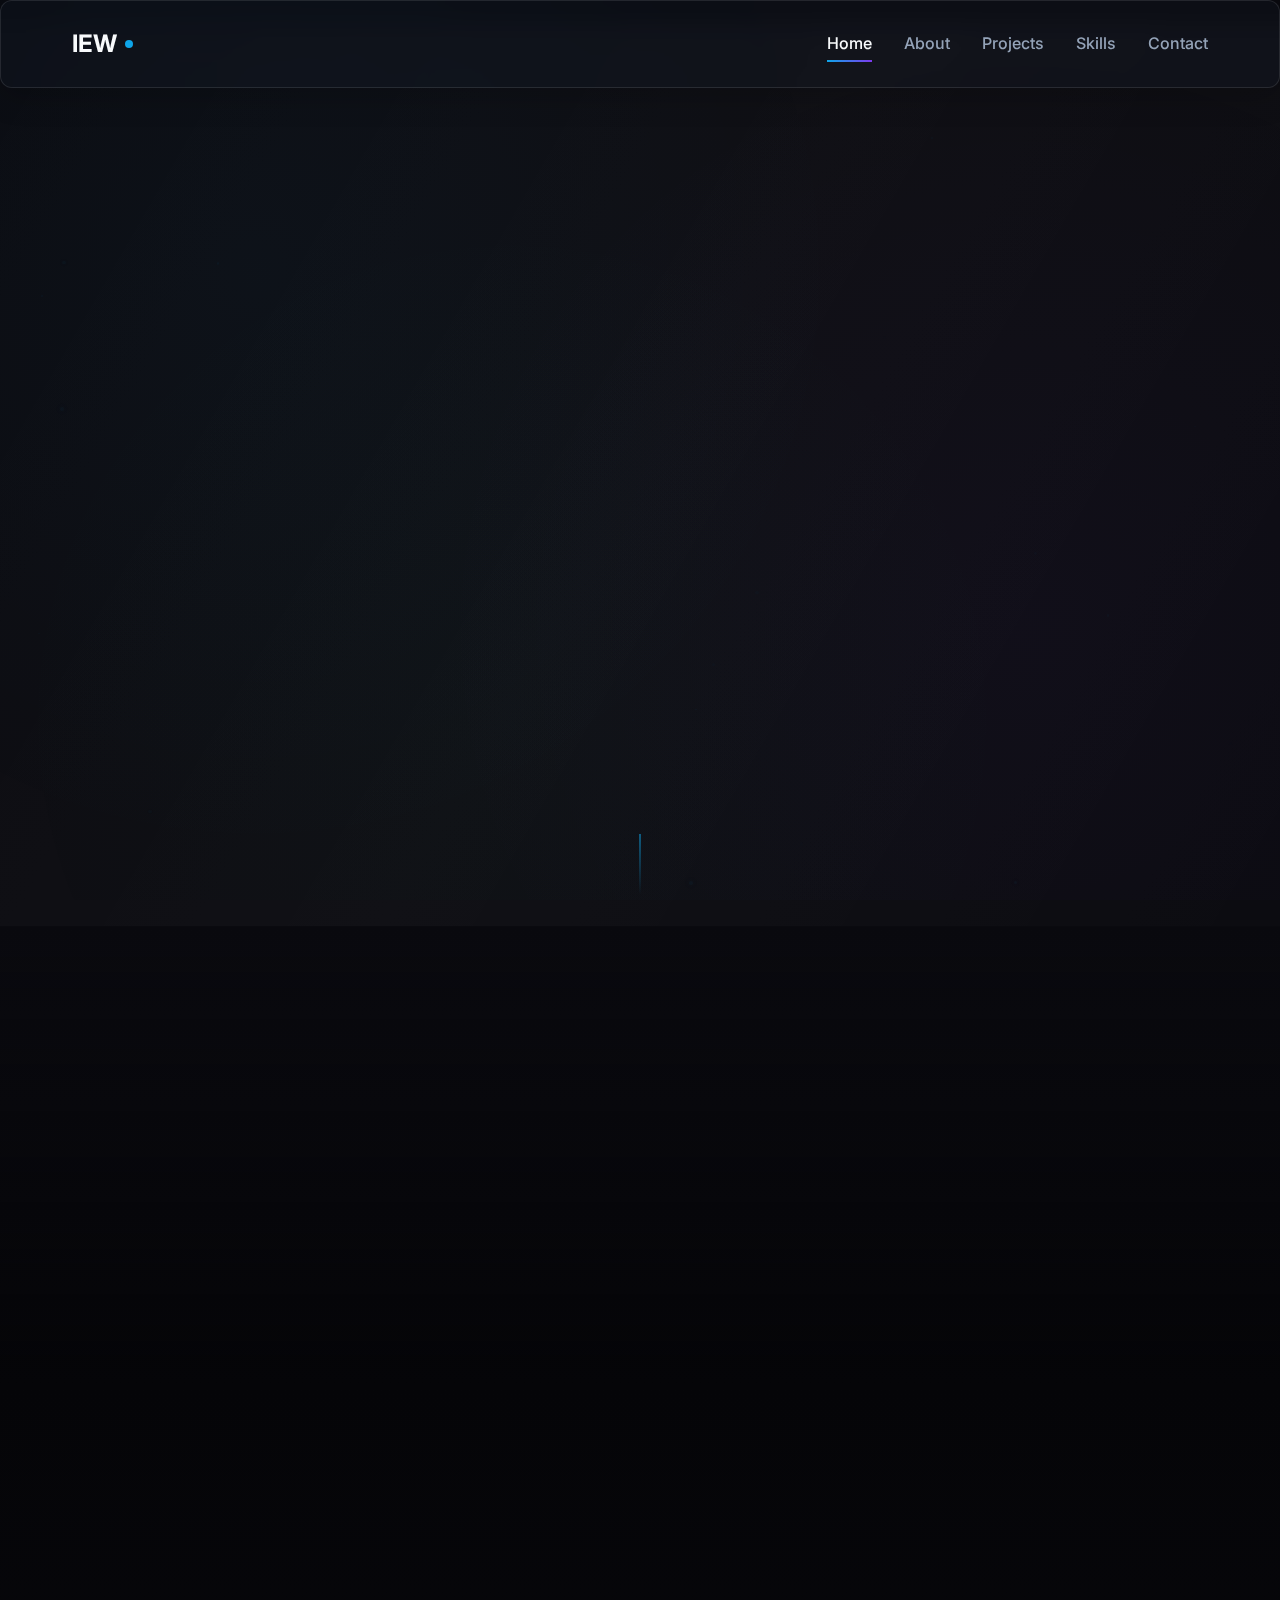
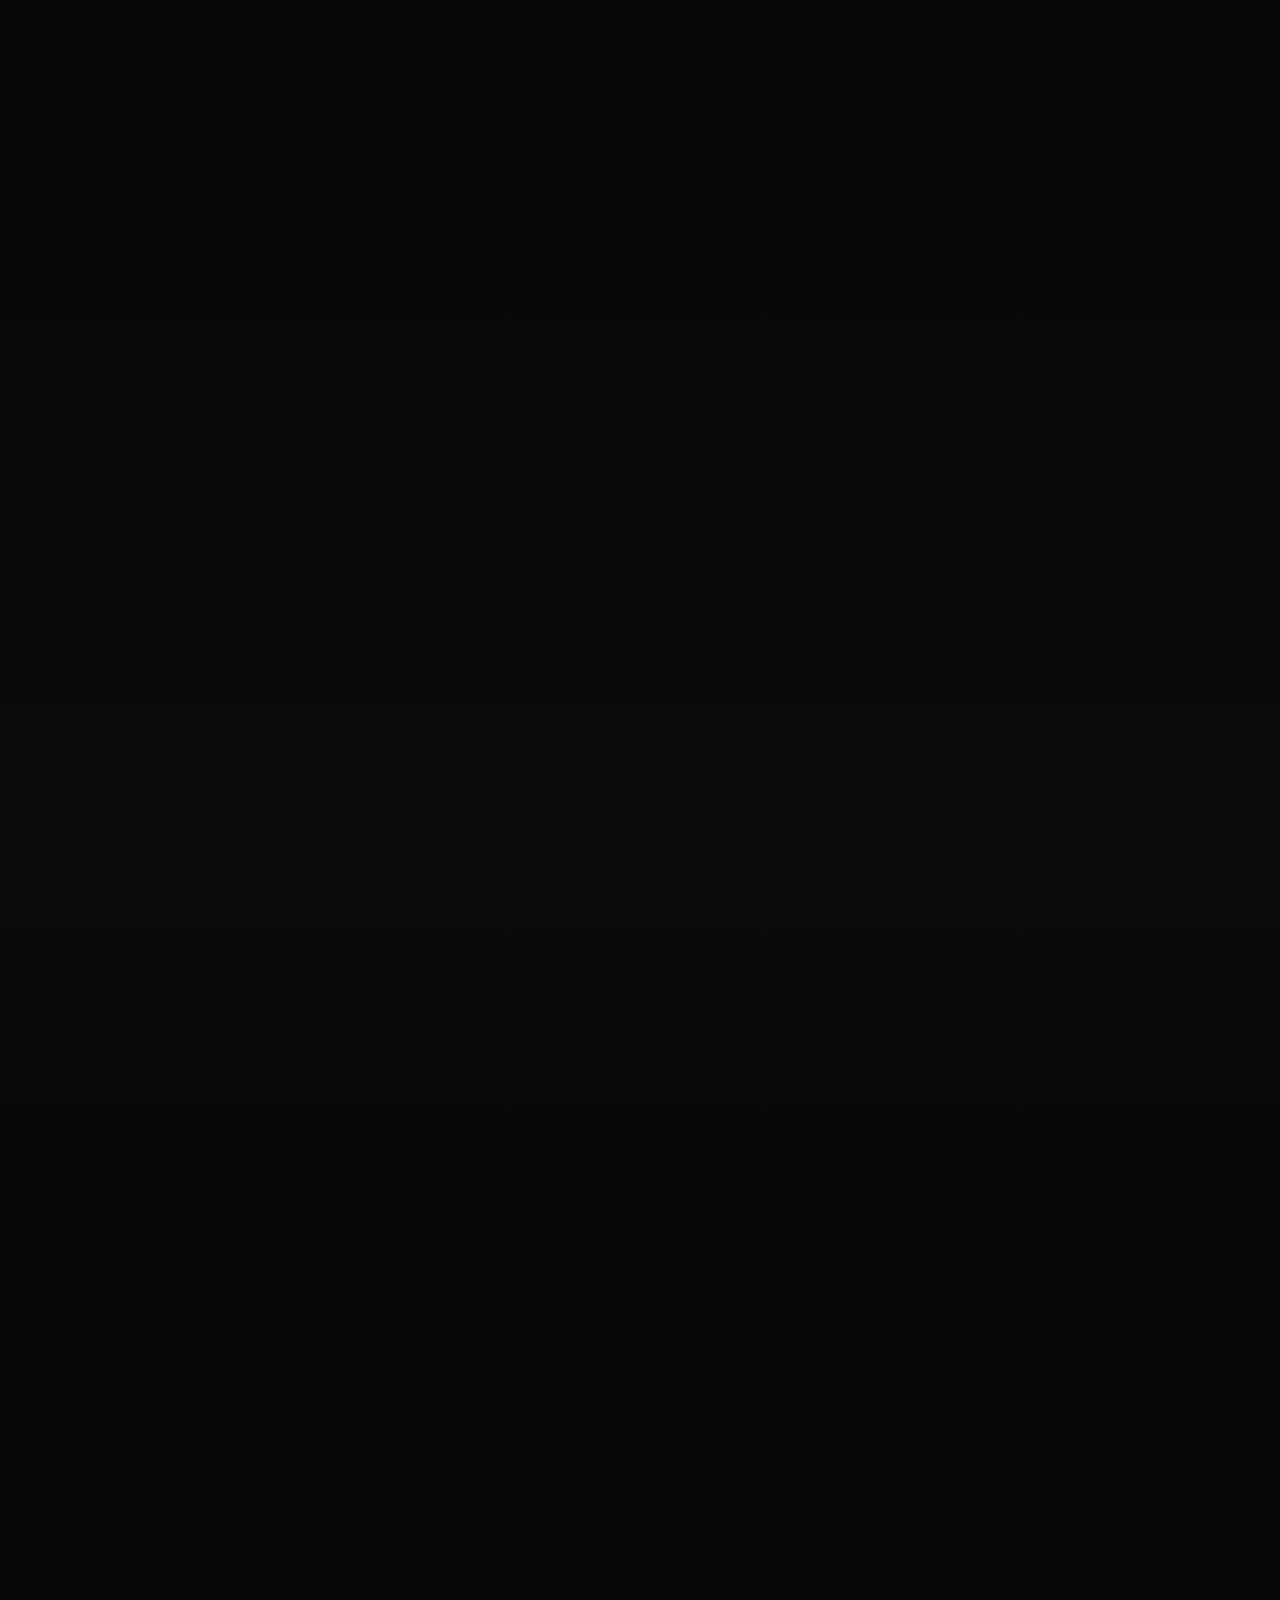
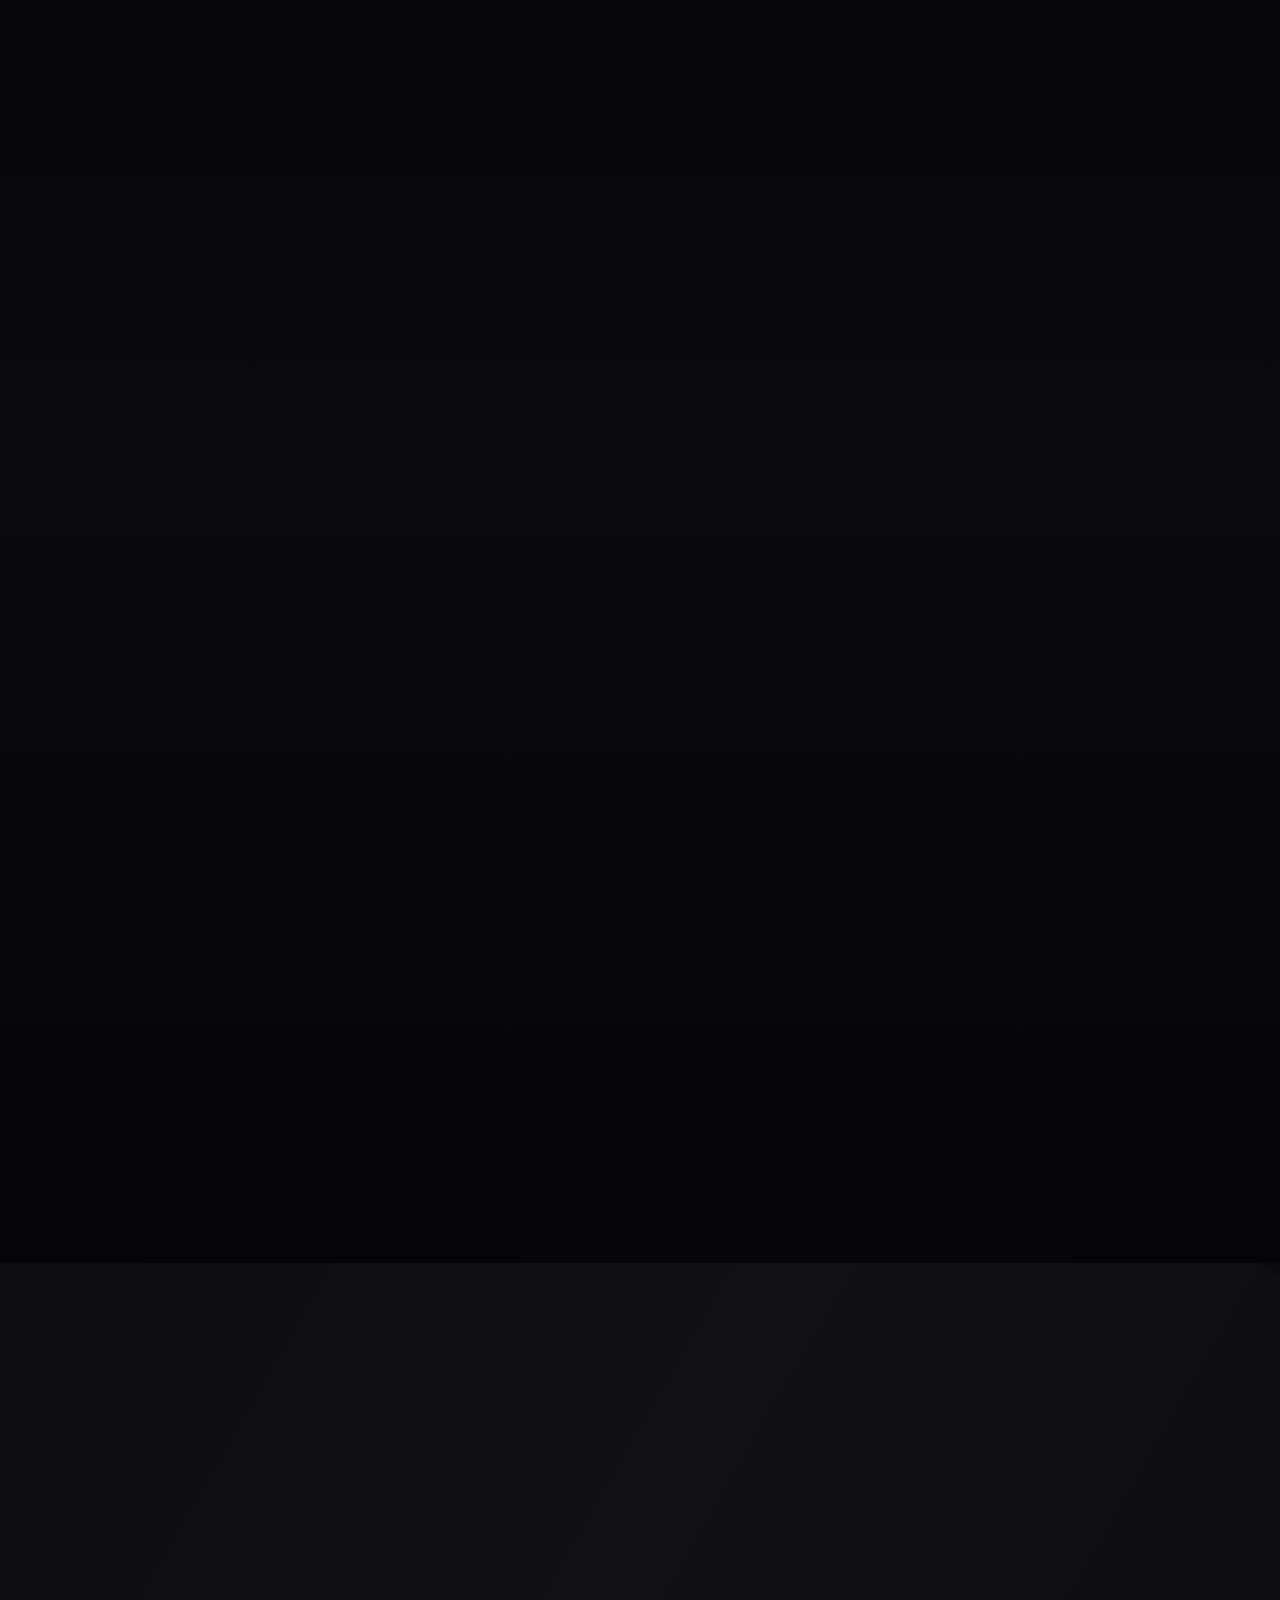
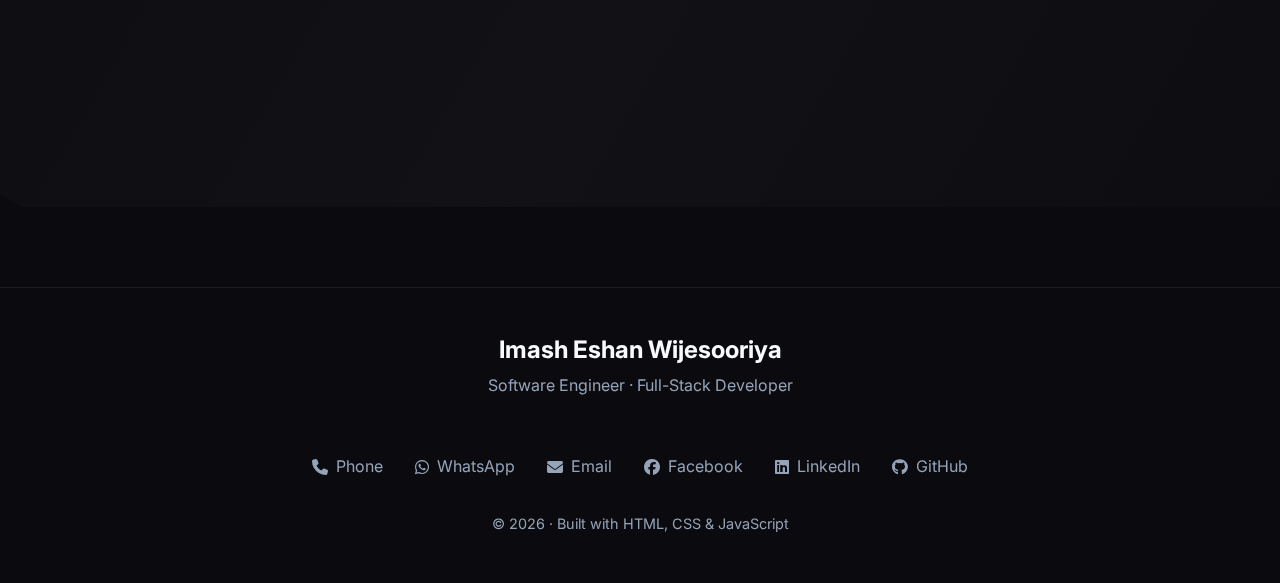
<file: index.html>
<!DOCTYPE html>
<html lang="en">
<head>
    <meta charset="UTF-8">
    <meta name="viewport" content="width=device-width, initial-scale=1.0">
    <title>Imash Eshan Wijesooriya | Full-Stack Software Engineer</title>
    <link rel="stylesheet" href="css/common.css">
    <link rel="stylesheet" href="css/home.css">
    <link rel="stylesheet" href="css/animations.css">
    <link rel="preconnect" href="https://fonts.googleapis.com">
    <link rel="preconnect" href="https://fonts.gstatic.com" crossorigin>
    <link href="https://fonts.googleapis.com/css2?family=Inter:wght@300;400;500;600;700&family=JetBrains+Mono:wght@300;400;500&display=swap" rel="stylesheet">
    <link rel="stylesheet" href="https://cdnjs.cloudflare.com/ajax/libs/font-awesome/6.4.0/css/all.min.css">
</head>
<body>
    <!-- Navigation -->
    <nav class="navbar glass-effect">
        <div class="nav-container">
            <a href="/" class="nav-logo">
                <span class="logo-text">IEW</span>
                <div class="logo-dot"></div>
            </a>
            <div class="nav-menu">
                <a href="/" class="nav-link active">Home</a>
                <a href="pages/about.html" class="nav-link">About</a>
                <a href="pages/projects.html" class="nav-link">Projects</a>
                <!-- <a href="/pages/experience.html" class="nav-link">Experience</a> -->
                <a href="pages/skills.html" class="nav-link">Skills</a>
                <!-- <a href="pages/blog.html" class="nav-link">Blog</a> -->
                <a href="pages/contact.html" class="nav-link">Contact</a>
            </div>
            <button class="mobile-menu-btn">
                <i class="fas fa-bars"></i>
            </button>
        </div>
    </nav>
<br>
    <!-- Hero Section -->
    <section class="hero-section">
        <div class="hero-container">
            <div class="hero-content animate-on-scroll">
                <div class="hero-text">
                    <h1 class="hero-name">
                        <span class="name-part">Imash Eshan</span>
                        <span class="name-part">Wijesooriya</span>
                    </h1>
                    <div class="hero-title">
                        <div class="title-line">Full-Stack Software Engineer</div>
                        <div class="title-line subtitle">Building scalable, secure, and high-performance systems</div>
                    </div>
                    <p class="hero-description">
                        Software Engineer with 3+ years of experience designing and building large-scale e-commerce platforms, middleware systems, and real-time integrations using Spring Boot, React, Angular, and AWS. Proven at delivering scalable, secure, and business-aligned solutions in agile environments.
                    </p>
                    <div class="hero-buttons">
                        <a href="/pages/projects.html" class="btn-primary">
                            <span>View Projects</span>
                            <i class="fas fa-arrow-right"></i>
                        </a>
                        <!-- <a href="#" class="btn-secondary">
                            <span>Download Resume</span>
                            <i class="fas fa-download"></i>
                        </a> -->
                    </div>
                </div>
                <div class="hero-image-container">
                    <div class="image-wrapper glass-effect">
                        <img src="assets/images/profile.jpg" alt="Imash Eshan Wijesooriya" class="profile-image">
                        <div class="image-glow"></div>
                        <div class="electric-border"></div>
                    </div>
                    <!-- <div class="floating-tech-tags">
                        <span class="tech-tag">Spring Boot</span>
                        <span class="tech-tag">React</span>
                        <span class="tech-tag">AWS</span>
                        <span class="tech-tag">TypeScript</span>
                    </div> -->
                </div>
            </div>
        </div>

        <!-- <div class="image-wrapper glass-effect"> -->
    <!-- Fallback if profile.jpg doesn't exist -->
    <!-- <img
  src="images/profile.jpg"
  alt="Imash Eshan Wijesooriya"
  class="profile-image"
  onerror="this.onerror=null; this.src='https://images.unsplash.com/photo-1507003211169-0a1dd7228f2d?ixlib=rb-4.0.3&ixid=M3wxMjA3fDB8MHxwaG90by1wYWdlfHx8fGVufDB8fHx8fA%3D%3D&auto=format&fit=crop&w=774&q=80;'"
/> -->
<!-- 
    <div class="image-glow"></div>
    <div class="electric-border"></div>
</div> -->
        
        <div class="scroll-indicator">
            <div class="scroll-line"></div>
        </div>
    </section>

    <!-- Value Proposition Strip -->
    <section class="value-section">
        <div class="section-container">
            <h2 class="section-title animate-on-scroll">What I bring to teams</h2>
            <div class="value-strip">
                <div class="value-item animate-on-scroll">
                    <div class="value-icon">
                        <i class="fas fa-server"></i>
                    </div>
                    <h3 class="value-title">Production-grade backend systems</h3>
                </div>
                <div class="value-item animate-on-scroll">
                    <div class="value-icon">
                        <i class="fas fa-project-diagram"></i>
                    </div>
                    <h3 class="value-title">Scalable API architecture</h3>
                </div>
                <div class="value-item animate-on-scroll">
                    <div class="value-icon">
                        <i class="fas fa-bolt"></i>
                    </div>
                    <h3 class="value-title">Real-time integrations</h3>
                </div>
                <div class="value-item animate-on-scroll">
                    <div class="value-icon">
                        <i class="fas fa-chart-line"></i>
                    </div>
                    <h3 class="value-title">Business-driven engineering</h3>
                </div>
                <div class="value-item animate-on-scroll">
                    <div class="value-icon">
                        <i class="fas fa-user-shield"></i>
                    </div>
                    <h3 class="value-title">Ownership mindset</h3>
                </div>
            </div>
        </div>
    </section>
    

    <!-- Featured Projects -->
    <section class="projects-section">
        <div class="section-container">
            <h2 class="section-title animate-on-scroll">Engineering at Scale — Real Systems, Real Impact</h2>
            
            <div class="projects-grid">
                <!-- Project 1 -->
                <div class="project-card glass-effect animate-on-scroll">
                    <div class="project-header">
                        <h3 class="project-title">Kapruka Partner Central — Enterprise Middleware Platform</h3>
                        <div class="project-highlight">Featured</div>
                    </div>
                    <p class="project-description">
                        A large-scale middleware system connecting merchants, vendors, and service providers to Kapruka Marketplace — handling secure payments, order processing, ticketing workflows, and dynamic service orchestration that improved partner onboarding and operational efficiency.
                    </p>
                    <div class="project-highlights">
                        <span class="highlight-item">Secure API gateway with encryption and rate limiting</span>
                        <span class="highlight-item">Real-time chat and service ticketing modules</span>
                        <span class="highlight-item">Scalable architecture deployed on AWS</span>
                    </div>
                    <div class="project-tech">
                        <span class="tech-pill">Spring Boot</span>
                        <span class="tech-pill">Angular</span>
                        <span class="tech-pill">WebSockets</span>
                        <span class="tech-pill">Redis</span>
                        <span class="tech-pill">AWS</span>
                    </div>
                </div>

                <!-- Project 2 -->
                <div class="project-card glass-effect animate-on-scroll">
                    <div class="project-header">
                        <h3 class="project-title">Shopify Partner Bridge — Shopify Marketplace Integration App</h3>
                        <div class="project-highlight">Featured</div>
                    </div>
                    <p class="project-description">
                        An official Shopify App enabling automated syncing between Shopify stores and Kapruka’s backend systems with full order, product, and inventory lifecycle management while adhering to Shopify standards.
                    </p>
                    <div class="project-highlights">
                        <span class="highlight-item">Shopify-compliant checkout automation</span>
                        <span class="highlight-item">Real-time synchronization pipelines</span>
                        <span class="highlight-item">Merchant onboarding and live integrations</span>
                    </div>
                    <div class="project-tech">
                        <span class="tech-pill">React</span>
                        <span class="tech-pill">Shopify Remix</span>
                        <span class="tech-pill">Polaris</span>
                        <span class="tech-pill">Spring Boot</span>
                        <span class="tech-pill">MySQL</span>
                    </div>
                </div>

                <!-- Project 3 -->
                <div class="project-card glass-effect animate-on-scroll">
                    <div class="project-header">
                        <h3 class="project-title">WooCommerce Partner Plugin — Commerce Automation Plugin</h3>
                        <div class="project-highlight">Featured</div>
                    </div>
                    <p class="project-description">
                        Custom WordPress WooCommerce plugin enabling real-time syncing between WooCommerce stores and Kapruka’s backend services through a robust integration layer.
                    </p>
                    <div class="project-highlights">
                        <span class="highlight-item">Custom REST API integration layer</span>
                        <span class="highlight-item">Frontend and backend architecture</span>
                        <span class="highlight-item">Merchant onboarding workflows</span>
                    </div>
                    <div class="project-tech">
                        <span class="tech-pill">PHP</span>
                        <span class="tech-pill">JavaScript</span>
                        <span class="tech-pill">jQuery</span>
                        <span class="tech-pill">Spring Boot</span>
                        <span class="tech-pill">MySQL</span>
                    </div>
                </div>
            </div>
            
            <div class="section-cta animate-on-scroll">
                <a href="/pages/projects.html" class="btn-outline">
                    <span>View All Projects</span>
                    <i class="fas fa-arrow-right"></i>
                </a>
            </div>
        </div>
    </section>

    <!-- Engineering Impact Metrics -->
    <section class="metrics-section">
        <div class="section-container">
            <h2 class="section-title animate-on-scroll">Measured Engineering Impact</h2>
            <div class="metrics-grid">
                <div class="metric-card animate-on-scroll">
                    <div class="metric-value">Multi-service</div>
                    <div class="metric-label">Platforms supporting live merchant operations</div>
                </div>
                <div class="metric-card animate-on-scroll">
                    <div class="metric-value">Secure API</div>
                    <div class="metric-label">Encryption, rate limiting & real-time processing</div>
                </div>
                <div class="metric-card animate-on-scroll">
                    <div class="metric-value">Real-time</div>
                    <div class="metric-label">Inventory, checkout & order sync pipelines</div>
                </div>
                <div class="metric-card animate-on-scroll">
                    <div class="metric-value">Production</div>
                    <div class="metric-label">AWS deployments & CI/CD pipeline rollouts</div>
                </div>
            </div>
        </div>
    </section>

    <!-- Tech Stack Showcase -->
    <section class="tech-section">
        <div class="section-container">
            <h2 class="section-title animate-on-scroll">Primary Technology Stack</h2>
            <div class="tech-categories">
                <div class="tech-category animate-on-scroll">
                    <h3 class="category-title">
                        <i class="fas fa-code"></i>
                        <span>Backend</span>
                    </h3>
                    <div class="tech-list">
                        <span class="tech-item">Spring Boot</span>
                        <span class="tech-item">Java</span>
                        <span class="tech-item">Hibernate</span>
                        <span class="tech-item">REST APIs</span>
                        <span class="tech-item">WebSockets</span>
                        <span class="tech-item">Redis</span>
                        <span class="tech-item">MySQL</span>
                        <span class="tech-item">SQL</span>
                    </div>
                </div>
                
                <div class="tech-category animate-on-scroll">
                    <h3 class="category-title">
                        <i class="fas fa-desktop"></i>
                        <span>Frontend</span>
                    </h3>
                    <div class="tech-list">
                        <span class="tech-item">React</span>
                        <span class="tech-item">Angular</span>
                        <span class="tech-item">TypeScript</span>
                        <span class="tech-item">JavaScript</span>
                        <span class="tech-item">HTML5</span>
                        <span class="tech-item">CSS</span>
                        <span class="tech-item">Bootstrap</span>
                        <span class="tech-item">Shopify Polaris</span>
                    </div>
                </div>
                
                <div class="tech-category animate-on-scroll">
                    <h3 class="category-title">
                        <i class="fas fa-cloud"></i>
                        <span>DevOps & Cloud</span>
                    </h3>
                    <div class="tech-list">
                        <span class="tech-item">AWS</span>
                        <span class="tech-item">GitHub Actions</span>
                        <span class="tech-item">Jenkins</span>
                        <span class="tech-item">CI/CD</span>
                        <span class="tech-item">Git</span>
                        <span class="tech-item">GitHub</span>
                        <span class="tech-item">Postman</span>
                        <span class="tech-item">Ngrok</span>
                    </div>
                </div>
                
                <div class="tech-category animate-on-scroll">
                    <h3 class="category-title">
                        <i class="fas fa-cogs"></i>
                        <span>Platforms</span>
                    </h3>
                    <div class="tech-list">
                        <span class="tech-item">Shopify</span>
                        <span class="tech-item">WooCommerce</span>
                        <span class="tech-item">WordPress</span>
                        <span class="tech-item">Enterprise Middleware Systems</span>
                    </div>
                </div>
            </div>
            
            <div class="section-cta animate-on-scroll">
                <a href="/pages/skills.html" class="btn-outline">
                    <span>View Skills</span>
                    <i class="fas fa-arrow-right"></i>
                </a>
            </div>
        </div>
    </section>

    <!-- Engineering Principles -->
    <section class="principles-section">
        <div class="section-container">
            <h2 class="section-title animate-on-scroll">How I Build Software</h2>
            <div class="principles-grid">
                <div class="principle-card animate-on-scroll">
                    <div class="principle-icon">
                        <i class="fas fa-sitemap"></i>
                    </div>
                    <h3 class="principle-title">Systems-first thinking</h3>
                    <p class="principle-description">I design for scale, reliability, and future extensibility</p>
                </div>
                <div class="principle-card animate-on-scroll">
                    <div class="principle-icon">
                        <i class="fas fa-shield-alt"></i>
                    </div>
                    <h3 class="principle-title">Security by default</h3>
                    <p class="principle-description">Encryption, validation, and defensive programming are non-negotiable</p>
                </div>
                <div class="principle-card animate-on-scroll">
                    <div class="principle-icon">
                        <i class="fas fa-tachometer-alt"></i>
                    </div>
                    <h3 class="principle-title">Performance matters</h3>
                    <p class="principle-description">Latency, throughput, and operational efficiency guide architecture</p>
                </div>
                <div class="principle-card animate-on-scroll">
                    <div class="principle-icon">
                        <i class="fas fa-chart-line"></i>
                    </div>
                    <h3 class="principle-title">Business-aligned engineering</h3>
                    <p class="principle-description">Every feature must map to business value</p>
                </div>
                <div class="principle-card animate-on-scroll">
                    <div class="principle-icon">
                        <i class="fas fa-users"></i>
                    </div>
                    <h3 class="principle-title">Team-driven development</h3>
                    <p class="principle-description">I believe in mentorship, clean code, and shared ownership</p>
                </div>
            </div>
        </div>
    </section>

    <!-- Final CTA -->
    <section class="cta-section">
        <div class="section-container">
            <div class="cta-content glass-effect animate-on-scroll">
                <h2 class="cta-title">Let's Build Something Impactful</h2>
                <p class="cta-description">
                    If you're looking for a software engineer who can design scalable systems, ship production-grade features, and collaborate effectively across teams — I'd love to connect.
                </p>
                <div class="cta-buttons">
                    <a href="/pages/contact.html" class="btn-primary">
                        <span>Contact Me</span>
                        <i class="fas fa-paper-plane"></i>
                    </a>
                    <!-- <a href="#" class="btn-secondary">
                        <span>Download Resume</span>
                        <i class="fas fa-download"></i>
                    </a> -->
                </div>
            </div>
        </div>
    </section>

    <!-- Footer -->
    <footer class="footer">
        <div class="footer-container">
            <div class="footer-info">
                <h3 class="footer-name">Imash Eshan Wijesooriya</h3>
                <p class="footer-role">Software Engineer · Full-Stack Developer</p>
            </div>
                        <div class="footer-links">
                <a href="tel:+94719620429" class="footer-link">
                    <i class="fas fa-phone"></i>
                    <span>Phone</span>
                </a>
                <a href="https://wa.me/+94719620429" target="_blank" class="footer-link">
                    <i class="fab fa-whatsapp"></i>
                    <span>WhatsApp</span>
                </a>
                <a href="mailto:imashayesh@gmail.com" class="footer-link">
                    <i class="fas fa-envelope"></i>
                    <span>Email</span>
                </a>
                <a href="https://www.facebook.com/imash.eshan.2025" target="_blank" class="footer-link">
                    <i class="fab fa-facebook"></i>
                    <span>Facebook</span>
                </a>
                <a href="https://www.linkedin.com/in/imasheshanwijseooriya/" target="_blank" class="footer-link">
                    <i class="fab fa-linkedin"></i>
                    <span>LinkedIn</span>
                </a>
                <a href="https://github.com/Imash-Eshan" target="_blank" class="footer-link">
                    <i class="fab fa-github"></i>
                    <span>GitHub</span>
                </a>
            </div>
            <div class="footer-copyright">
                © 2026 · Built with HTML, CSS & JavaScript
            </div>
        </div>
    </footer>

    <script src="js/common.js"></script>
    <script src="js/animations.js"></script>
    <script src="js/home.js"></script>
    <!-- Test Commit -->
</body>
</html>
</file>
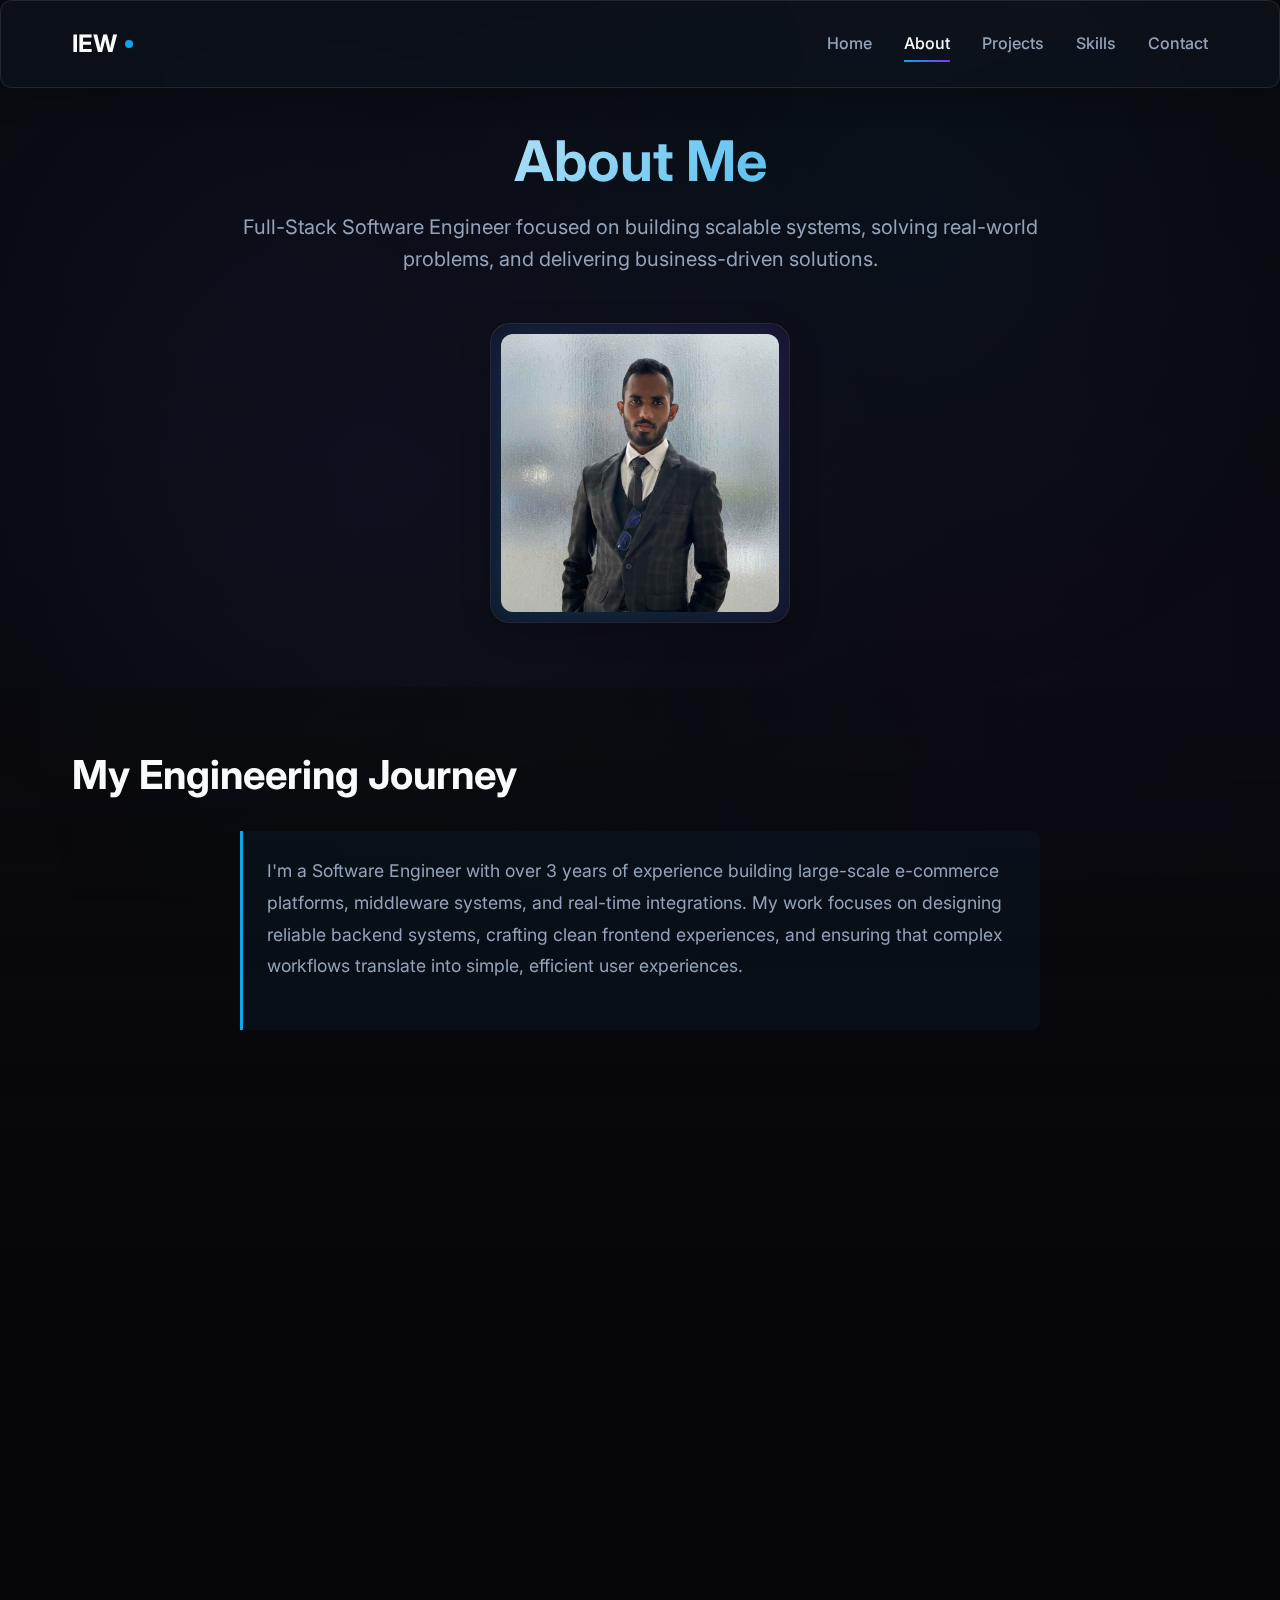
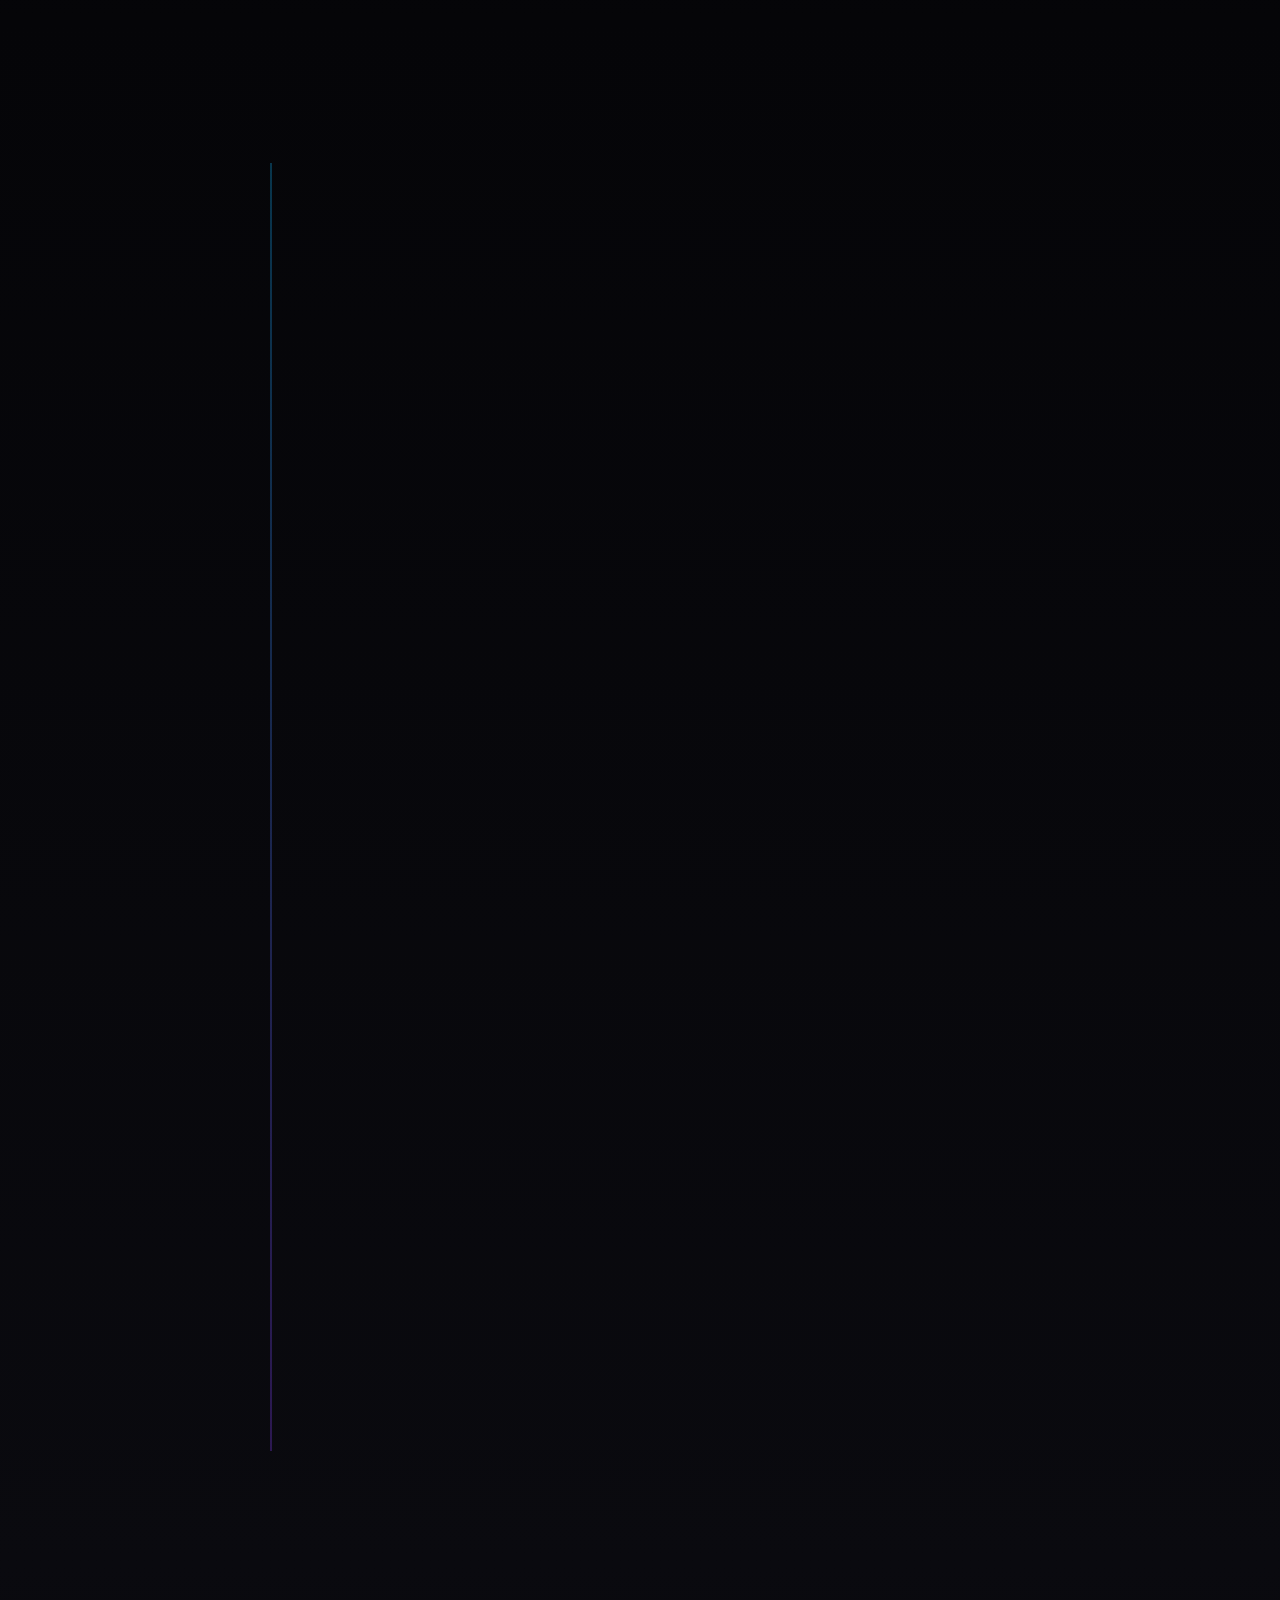
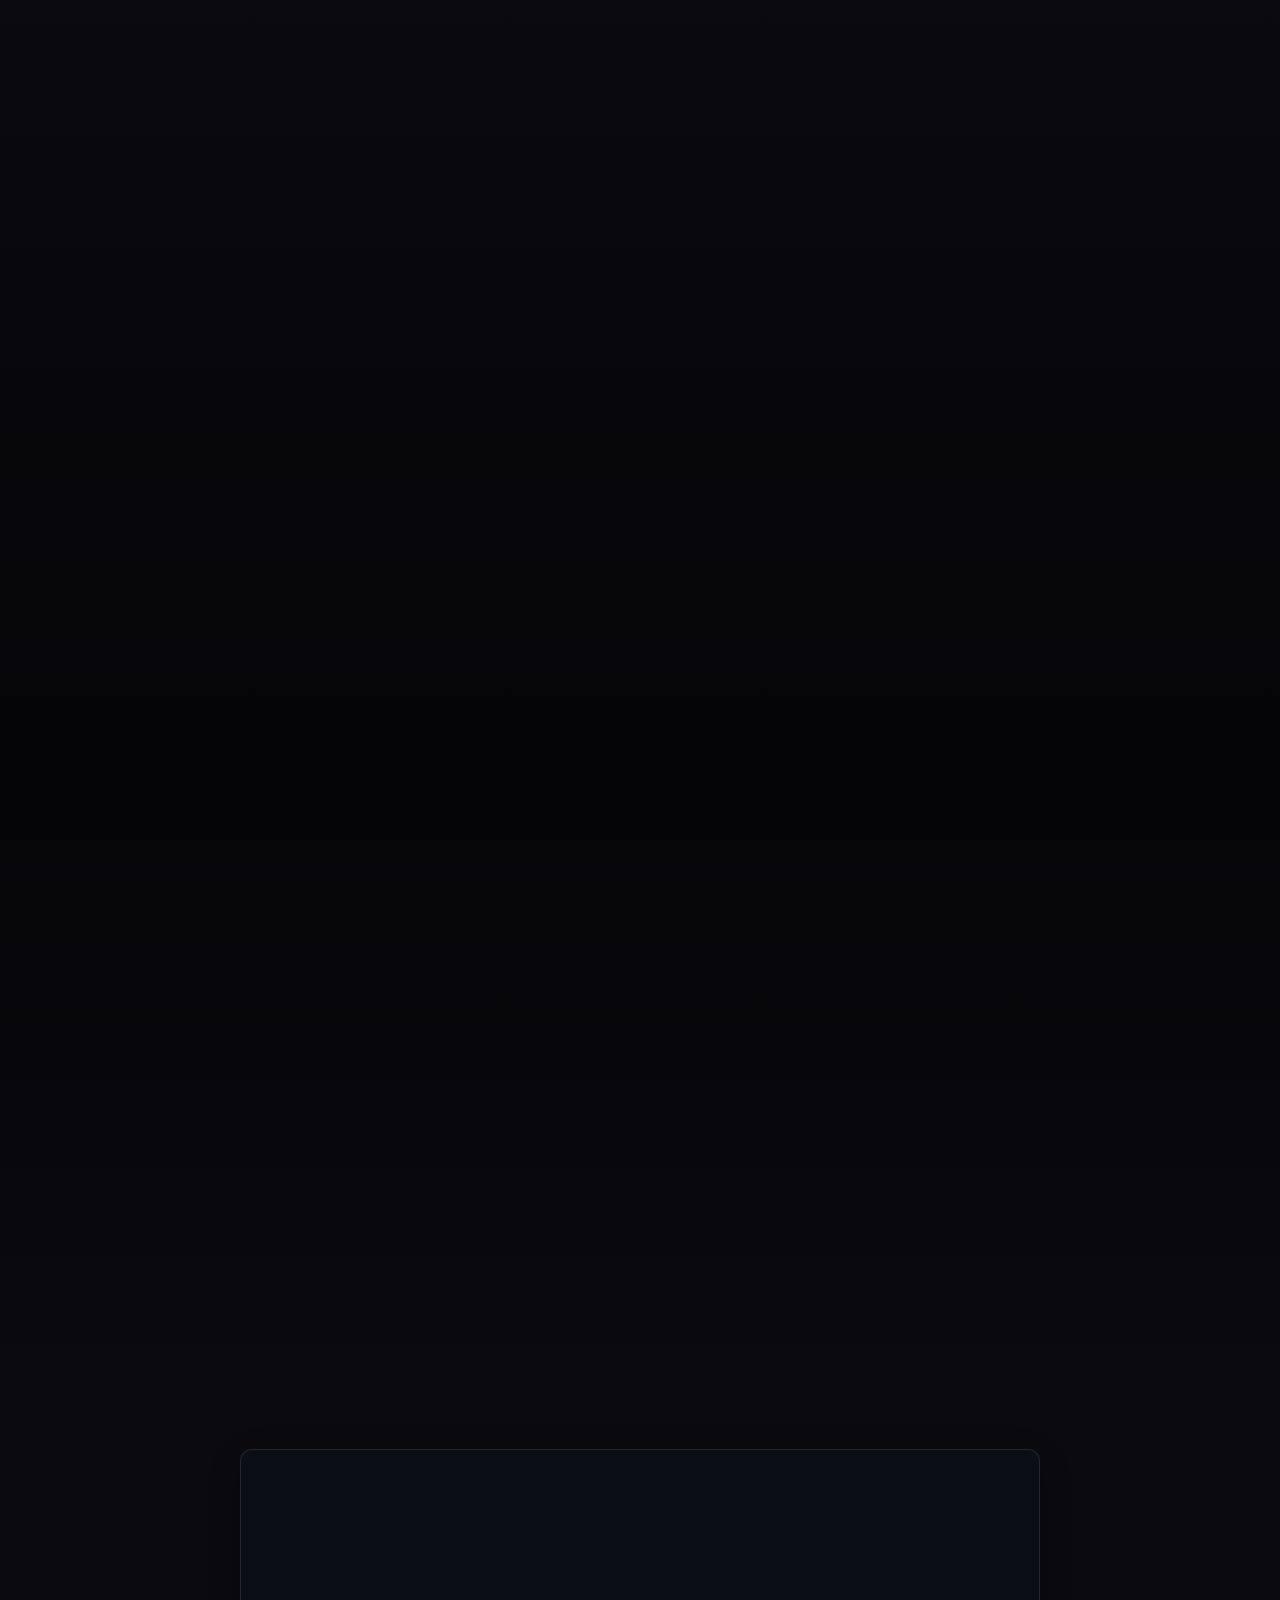
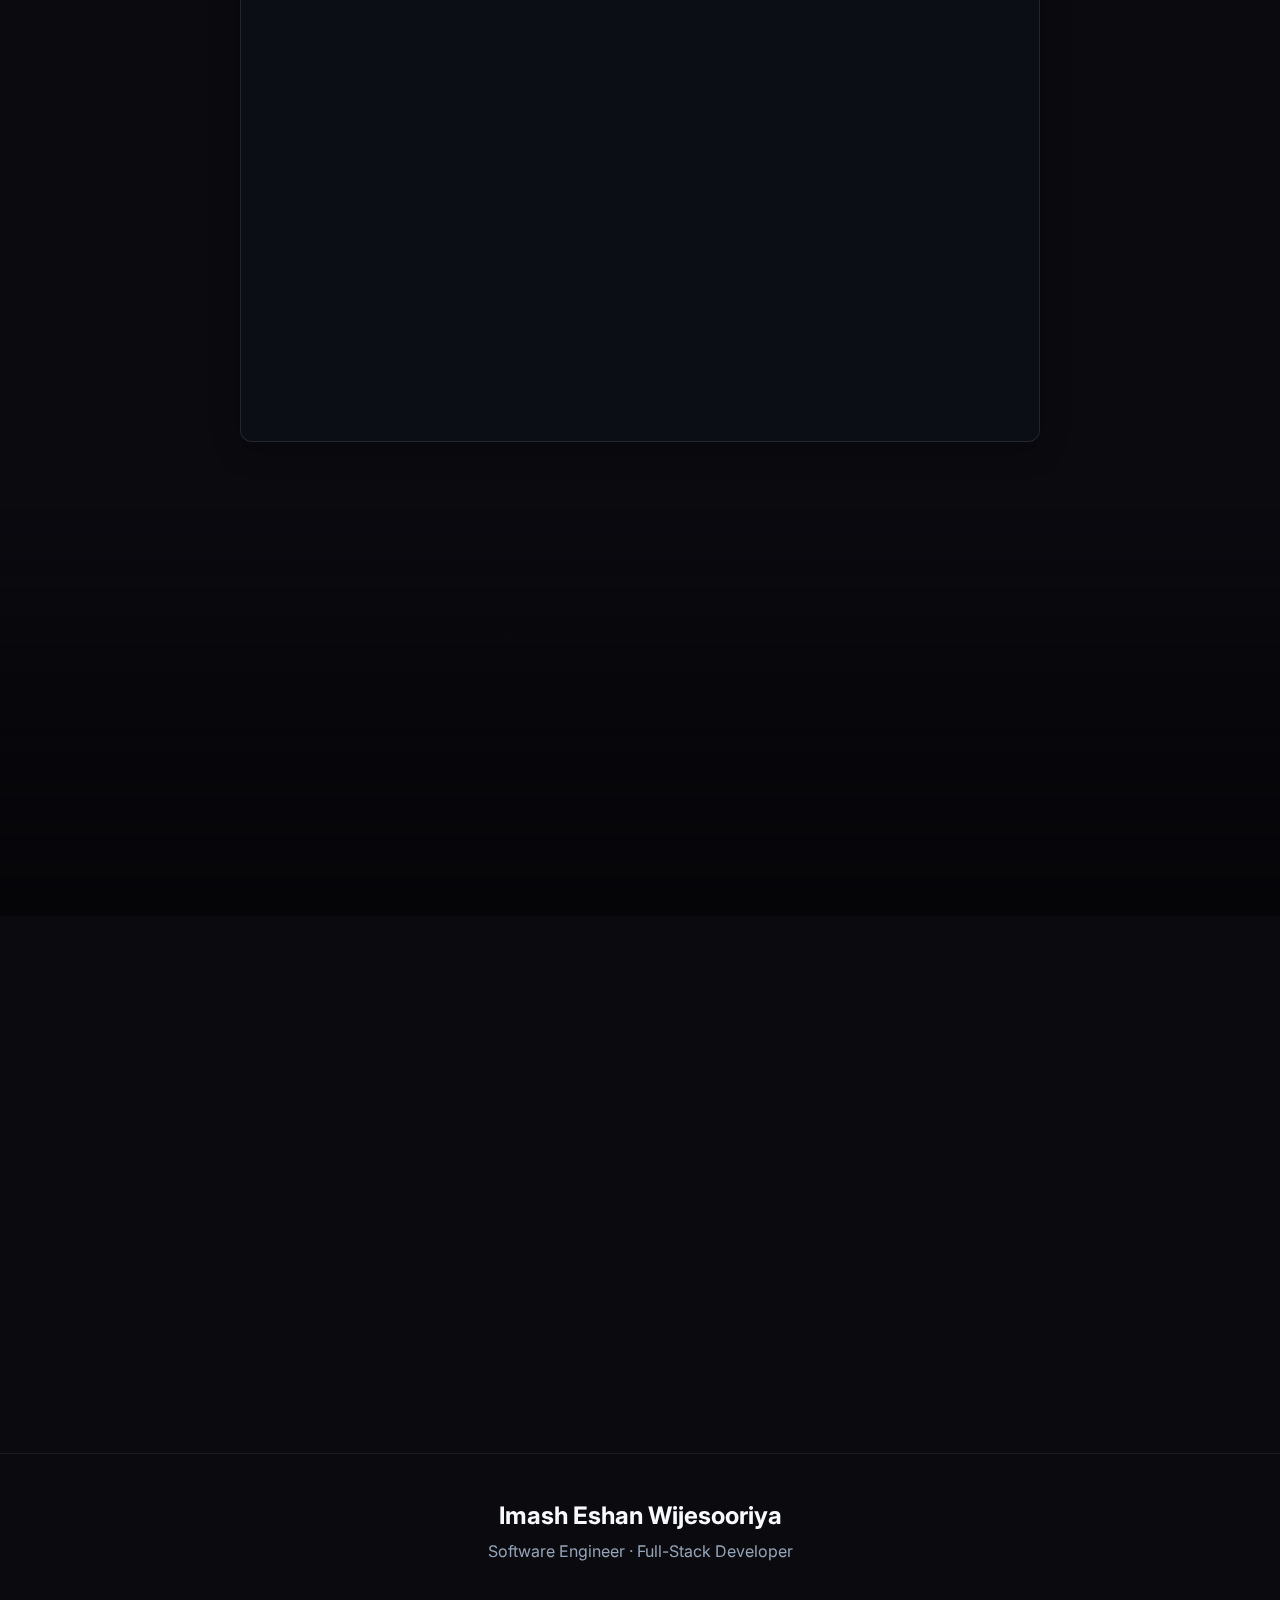
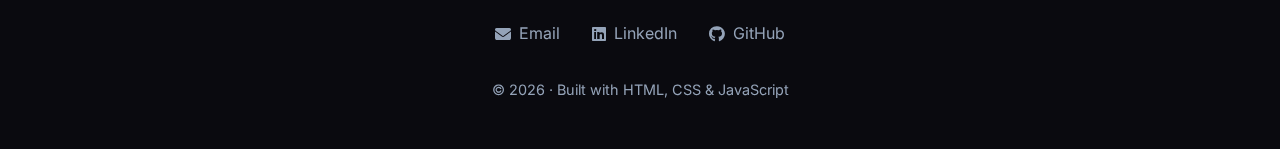
<file: pages/about.html>
<!DOCTYPE html>
<html lang="en">
<head>
    <meta charset="UTF-8">
    <meta name="viewport" content="width=device-width, initial-scale=1.0">
    <title>About | Imash Eshan Wijesooriya</title>
    <link rel="stylesheet" href="../css/common.css">
    <link rel="stylesheet" href="../css/animations.css">
    <link rel="stylesheet" href="../css/about.css">
    <link rel="preconnect" href="https://fonts.googleapis.com">
    <link rel="preconnect" href="https://fonts.gstatic.com" crossorigin>
    <link href="https://fonts.googleapis.com/css2?family=Inter:wght@300;400;500;600;700&family=JetBrains+Mono:wght@300;400;500&display=swap" rel="stylesheet">
    <link rel="stylesheet" href="https://cdnjs.cloudflare.com/ajax/libs/font-awesome/6.4.0/css/all.min.css">
</head>
<body>
    <!-- Navigation -->
    <nav class="navbar glass-effect">
        <div class="nav-container">
            <a href="../index.html" class="nav-logo">
                <span class="logo-text">IEW</span>
                <div class="logo-dot"></div>
            </a>
            <div class="nav-menu">
                <a href="../index.html" class="nav-link">Home</a>
                <a href="about.html" class="nav-link active">About</a>
                <a href="projects.html" class="nav-link">Projects</a>
                <!-- <a href="experience.html" class="nav-link">Experience</a> -->
                <a href="skills.html" class="nav-link">Skills</a>
                <!-- <a href="blog.html" class="nav-link">Blog</a> -->
                <a href="contact.html" class="nav-link">Contact</a>
            </div>
            <button class="mobile-menu-btn">
                <i class="fas fa-bars"></i>
            </button>
        </div>
    </nav>

    <!-- Page Header -->
    <section class="about-header">
        <div class="section-container">
            <div class="header-content animate-on-scroll">
                <h1 class="page-title">About Me</h1>
                <p class="page-subtitle">
                    Full-Stack Software Engineer focused on building scalable systems, solving real-world problems, and delivering business-driven solutions.
                </p>
                <div class="header-image">
                    <div class="image-frame glass-effect">
                        <img src="../assets/images/imash-profile.jpg" alt="Imash Eshan" class="profile-image">
                        <div class="frame-glow"></div>
                    </div>
                </div>
            </div>
        </div>
    </section>

    <!-- Professional Story -->
    <section class="story-section">
        <div class="section-container">
            <h2 class="section-title animate-on-scroll">My Engineering Journey</h2>
            <div class="story-content">
                <div class="story-paragraph animate-on-scroll">
                    <p>
                        I'm a Software Engineer with over 3 years of experience building large-scale e-commerce platforms, middleware systems, and real-time integrations. My work focuses on designing reliable backend systems, crafting clean frontend experiences, and ensuring that complex workflows translate into simple, efficient user experiences.
                    </p>
                </div>
                <div class="story-paragraph animate-on-scroll">
                    <p>
                        Currently at Kapruka Holdings, I've helped build enterprise-grade systems that connect merchants, vendors, and service providers through secure APIs, real-time data pipelines, and scalable service architectures. From payment processing to inventory synchronization and live order tracking, my work has directly supported real-world business operations at scale.
                    </p>
                </div>
                <div class="story-paragraph animate-on-scroll">
                    <p>
                        I approach engineering with a systems mindset — prioritizing performance, security, maintainability, and business alignment. I enjoy working across the stack, collaborating closely with teams, and taking ownership of features from architecture to deployment and production support.
                    </p>
                </div>
            </div>
        </div>
    </section>

    <!-- Career Timeline -->
        <!-- Career Timeline -->
    <section class="timeline-section">
        <div class="section-container">
            <h2 class="section-title animate-on-scroll">Professional Experience</h2>
            <div class="timeline">
                <!-- Main Role -->
                <div class="timeline-item animate-on-scroll">
                    <div class="timeline-dot">
                        <div class="dot-inner"></div>
                    </div>
                    <div class="timeline-content glass-effect">
                        <div class="timeline-header">
                            <h3 class="timeline-role">Software Engineer — Kapruka Holdings Pvt Ltd</h3>
                            <span class="timeline-date">2022 – Present</span>
                        </div>
                        
                        <!-- Kapruka Partner Central Project -->
                        <div class="project-item">
                            <h4 class="project-title">Kapruka Partner Central</h4>
                            <div class="project-contributions">
                                <ul>
                                    <li>Developed a middleware platform connecting merchants with Kapruka Marketplace</li>
                                    <li>Implemented modules for order, payment, and service handling, ticketing with real-time chat, and dynamic form generation. Secured API calls via encryption/decryption and rate limiting, strengthening system reliability.</li>
                                    <li>Led deployments on AWS servers and guided team members to maintain code quality.</li>
                                </ul>
                            </div>
                            <div class="project-tech">
                                <strong>Technologies:</strong> Spring Boot, Angular, Hibernate, TypeScript, SQL, Bootstrap, WebSockets, Git, GitHub, Postman, AWS, Jenkins, Redis, Ngrok
                            </div>
                        </div>
                        
                        <!-- Kapruka Partner Bridge - Shopify App -->
                        <div class="project-item">
                            <h4 class="project-title">Kapruka Partner Bridge — Shopify App</h4>
                            <div class="project-contributions">
                                <ul>
                                    <li>Designed and developed a Shopify App enabling seamless synchronization between Shopify stores and Kapruka Partner Central.</li>
                                    <li>Engineered real time product sync, checkout automation, order and inventory processing pipelines adhering to Shopify standards. Conducted client demos and integrations, improving merchant onboarding and satisfaction.</li>
                                </ul>
                            </div>
                            <div class="project-tech">
                                <strong>Technologies:</strong> React, Shopify Remix, Shopify Polaris, Spring Boot, MySQL, TypeScript, GitHub, Heroku
                            </div>
                        </div>
                        
                        <!-- Kapruka Partner Central WooCommerce Plugin -->
                        <div class="project-item">
                            <h4 class="project-title">Kapruka Partner Central WooCommerce Plugin</h4>
                            <div class="project-contributions">
                                <ul>
                                    <li>Built a custom WooCommerce plugin integrating Kapruka's Partner Central with WordPress WooCommerce stores for automated product and order synchronization.</li>
                                    <li>Handled both frontend and backend logic using modern PHP and jQuery.</li>
                                </ul>
                            </div>
                            <div class="project-tech">
                                <strong>Technologies:</strong> PHP, JavaScript, jQuery, Spring Boot, MySQL, WP Local, Postman
                            </div>
                        </div>
                        
                        <!-- Grasshoppers Delivery Service -->
                        <div class="project-item">
                            <h4 class="project-title">Grasshoppers Delivery Service</h4>
                            <div class="project-contributions">
                                <ul>
                                    <li>Enhanced Grasshoppers (Kapruka's delivery subsidiary) by adding secure payment, login, and live order tracking across portals.</li>
                                </ul>
                            </div>
                            <div class="project-tech">
                                <strong>Technologies:</strong> Java EE, PHP, JavaScript, jQuery, Bootstrap, SQL, Smart SVN
                            </div>
                        </div>
                    </div>
                </div>
            </div>
        </div>
    </section>

    <!-- Engineering Philosophy -->
    <section class="philosophy-section">
        <div class="section-container">
            <h2 class="section-title animate-on-scroll">How I Think About Engineering</h2>
            <div class="philosophy-grid">
                <div class="philosophy-item animate-on-scroll">
                    <div class="philosophy-icon">
                        <i class="fas fa-sitemap"></i>
                    </div>
                    <h3 class="philosophy-title">Systems-first design</h3>
                    <p class="philosophy-description">I architect for scale, reliability, and long-term maintainability</p>
                </div>
                <div class="philosophy-item animate-on-scroll">
                    <div class="philosophy-icon">
                        <i class="fas fa-shield-alt"></i>
                    </div>
                    <h3 class="philosophy-title">Security by default</h3>
                    <p class="philosophy-description">Encryption, validation, and defensive coding are core practices</p>
                </div>
                <div class="philosophy-item animate-on-scroll">
                    <div class="philosophy-icon">
                        <i class="fas fa-bolt"></i>
                    </div>
                    <h3 class="philosophy-title">Performance-driven</h3>
                    <p class="philosophy-description">I optimize for latency, throughput, and real-world usage</p>
                </div>
                <div class="philosophy-item animate-on-scroll">
                    <div class="philosophy-icon">
                        <i class="fas fa-chart-line"></i>
                    </div>
                    <h3 class="philosophy-title">Business-aligned solutions</h3>
                    <p class="philosophy-description">Every feature must map to measurable business value</p>
                </div>
                <div class="philosophy-item animate-on-scroll">
                    <div class="philosophy-icon">
                        <i class="fas fa-users"></i>
                    </div>
                    <h3 class="philosophy-title">Team-driven development</h3>
                    <p class="philosophy-description">I value mentorship, collaboration, and shared ownership</p>
                </div>
            </div>
        </div>
    </section>

    <!-- Technical Profile -->
    <section class="technical-section">
        <div class="section-container">
            <h2 class="section-title animate-on-scroll">Technical Profile</h2>
            <div class="technical-categories">
                <div class="technical-category animate-on-scroll">
                    <h3 class="category-title">
                        <i class="fas fa-server"></i>
                        <span>Backend</span>
                    </h3>
                    <div class="tech-list">
                        <span class="tech-item">Java</span>
                        <span class="tech-item">Spring Boot</span>
                        <span class="tech-item">Hibernate</span>
                        <span class="tech-item">REST APIs</span>
                        <span class="tech-item">WebSockets</span>
                        <span class="tech-item">Redis</span>
                        <span class="tech-item">MySQL</span>
                        <span class="tech-item">SQL</span>
                    </div>
                </div>
                
                <div class="technical-category animate-on-scroll">
                    <h3 class="category-title">
                        <i class="fas fa-desktop"></i>
                        <span>Frontend</span>
                    </h3>
                    <div class="tech-list">
                        <span class="tech-item">React</span>
                        <span class="tech-item">Angular</span>
                        <span class="tech-item">TypeScript</span>
                        <span class="tech-item">JavaScript</span>
                        <span class="tech-item">HTML5</span>
                        <span class="tech-item">CSS</span>
                        <span class="tech-item">Bootstrap</span>
                        <span class="tech-item">Shopify Polaris</span>
                    </div>
                </div>
                
                <div class="technical-category animate-on-scroll">
                    <h3 class="category-title">
                        <i class="fas fa-cloud"></i>
                        <span>DevOps & Cloud</span>
                    </h3>
                    <div class="tech-list">
                        <span class="tech-item">AWS</span>
                        <span class="tech-item">GitHub Actions</span>
                        <span class="tech-item">Jenkins</span>
                        <span class="tech-item">CI/CD</span>
                        <span class="tech-item">Git</span>
                        <span class="tech-item">GitHub</span>
                        <span class="tech-item">Postman</span>
                        <span class="tech-item">Ngrok</span>
                    </div>
                </div>
                
                <div class="technical-category animate-on-scroll">
                    <h3 class="category-title">
                        <i class="fas fa-cogs"></i>
                        <span>Platforms</span>
                    </h3>
                    <div class="tech-list">
                        <span class="tech-item">Shopify</span>
                        <span class="tech-item">WooCommerce</span>
                        <span class="tech-item">WordPress</span>
                        <span class="tech-item">Enterprise Middleware Systems</span>
                    </div>
                </div>
            </div>
        </div>
    </section>

    <!-- Personal Interests -->
    <section class="interests-section">
        <div class="section-container">
            <div class="interests-content glass-effect">
                <h2 class="section-title animate-on-scroll">Beyond Code</h2>
                <div class="interests-text animate-on-scroll">
                    <p>
                        Outside of engineering, I enjoy exploring system design patterns, learning new technologies, and staying up to date with modern software architecture trends. I value clear communication, thoughtful problem-solving, and continuous improvement — both individually and as part of a team.
                    </p>
                </div>
                <div class="interests-list animate-on-scroll">
                    <div class="interest-item">
                        <i class="fas fa-puzzle-piece"></i>
                        <span>Enjoy working on complex system integrations and backend architecture</span>
                    </div>
                    <div class="interest-item">
                        <i class="fas fa-code"></i>
                        <span>Strong believer in clean code, documentation, and maintainable systems</span>
                    </div>
                    <div class="interest-item">
                        <i class="fas fa-chart-bar"></i>
                        <span>Motivated by real-world impact and business-driven problem solving</span>
                    </div>
                </div>
            </div>
        </div>
    </section>

    <!-- Education & Languages -->
    <section class="education-section">
        <div class="section-container">
            <div class="education-grid">
                <div class="education-item animate-on-scroll">
                    <h3 class="education-title">
                        <i class="fas fa-graduation-cap"></i>
                        <span>Education</span>
                    </h3>
                    <div class="education-content glass-effect">
                        <h4>Bachelor of Software Engineering (Honors)</h4>
                        <p class="institution">The Open University of Sri Lanka</p>
                        <p class="duration">2021 – Present</p>
                    </div>
                </div>
                <div class="education-item animate-on-scroll">
                    <h3 class="education-title">
                        <i class="fas fa-language"></i>
                        <span>Languages</span>
                    </h3>
                    <div class="languages-content glass-effect">
                        <div class="language-item">
                            <span class="language-name">English</span>
                            <span class="language-level">Fluent</span>
                        </div>
                        <div class="language-item">
                            <span class="language-name">Sinhala</span>
                            <span class="language-level">Native</span>
                        </div>
                        <div class="language-item">
                            <span class="language-name">Japanese</span>
                            <span class="language-level">Learning</span>
                        </div>
                    </div>
                </div>
            </div>
        </div>
    </section>

    <!-- Closing CTA -->
    <section class="about-cta">
        <div class="section-container">
            <div class="cta-content glass-effect animate-on-scroll">
                <h2 class="cta-title">Let's Connect</h2>
                <p class="cta-description">
                    If you'd like to collaborate, discuss opportunities, or learn more about my work, feel free to reach out — I'm always open to meaningful conversations.
                </p>
                <div class="cta-buttons">
                    <a href="contact.html" class="btn-primary">
                        <span>Contact Me</span>
                        <i class="fas fa-paper-plane"></i>
                    </a>
                    <a href="projects.html" class="btn-secondary">
                        <span>View Projects</span>
                        <i class="fas fa-arrow-right"></i>
                    </a>
                </div>
            </div>
        </div>
    </section>

    <!-- Footer -->
    <footer class="footer">
        <div class="footer-container">
            <div class="footer-info">
                <h3 class="footer-name">Imash Eshan Wijesooriya</h3>
                <p class="footer-role">Software Engineer · Full-Stack Developer</p>
            </div>
            <div class="footer-links">
                <a href="mailto:imash@example.com" class="footer-link">
                    <i class="fas fa-envelope"></i>
                    <span>Email</span>
                </a>
                <a href="https://linkedin.com/in/imash" class="footer-link">
                    <i class="fab fa-linkedin"></i>
                    <span>LinkedIn</span>
                </a>
                <a href="https://github.com/imash" class="footer-link">
                    <i class="fab fa-github"></i>
                    <span>GitHub</span>
                </a>
            </div>
            <div class="footer-copyright">
                © 2026 · Built with HTML, CSS & JavaScript
            </div>
        </div>
    </footer>

    <script src="../js/common.js"></script>
    <script src="../js/animations.js"></script>
    <script src="../js/about.js"></script>
</body>
</html>
</file>
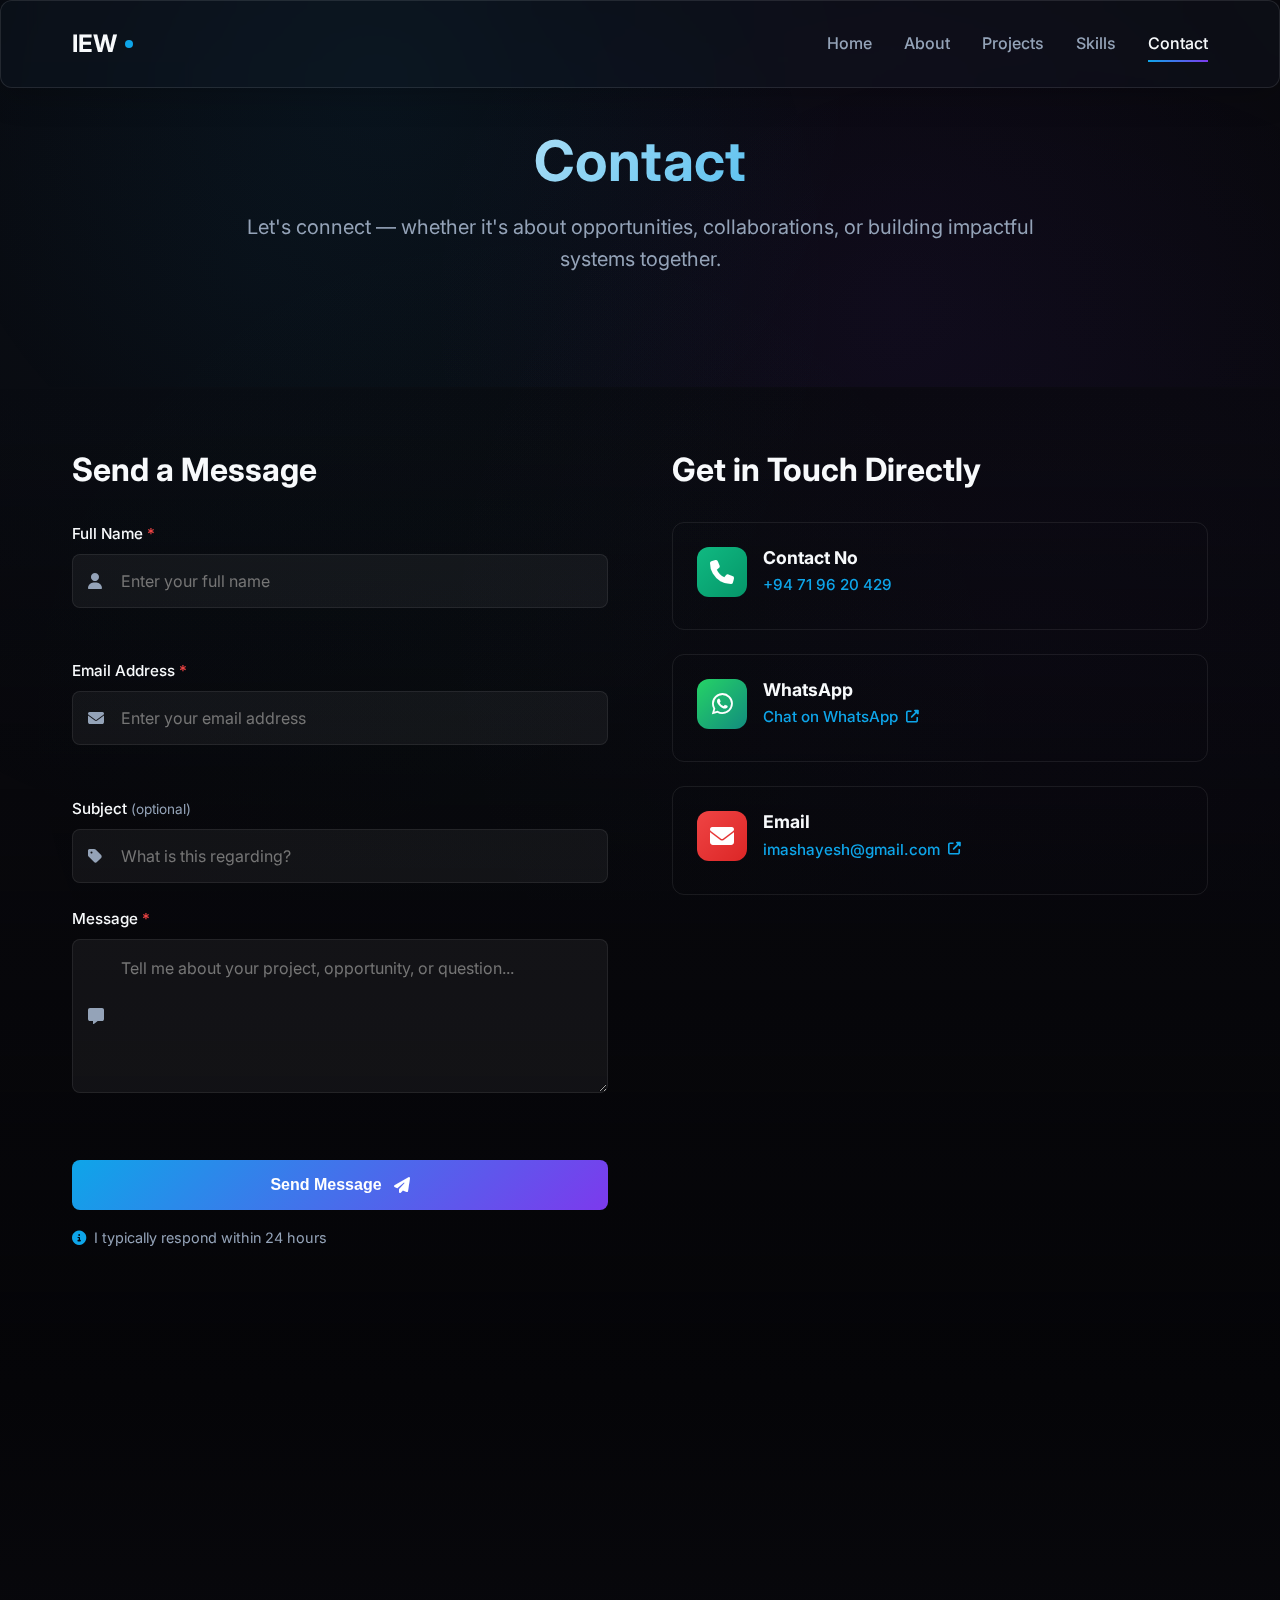
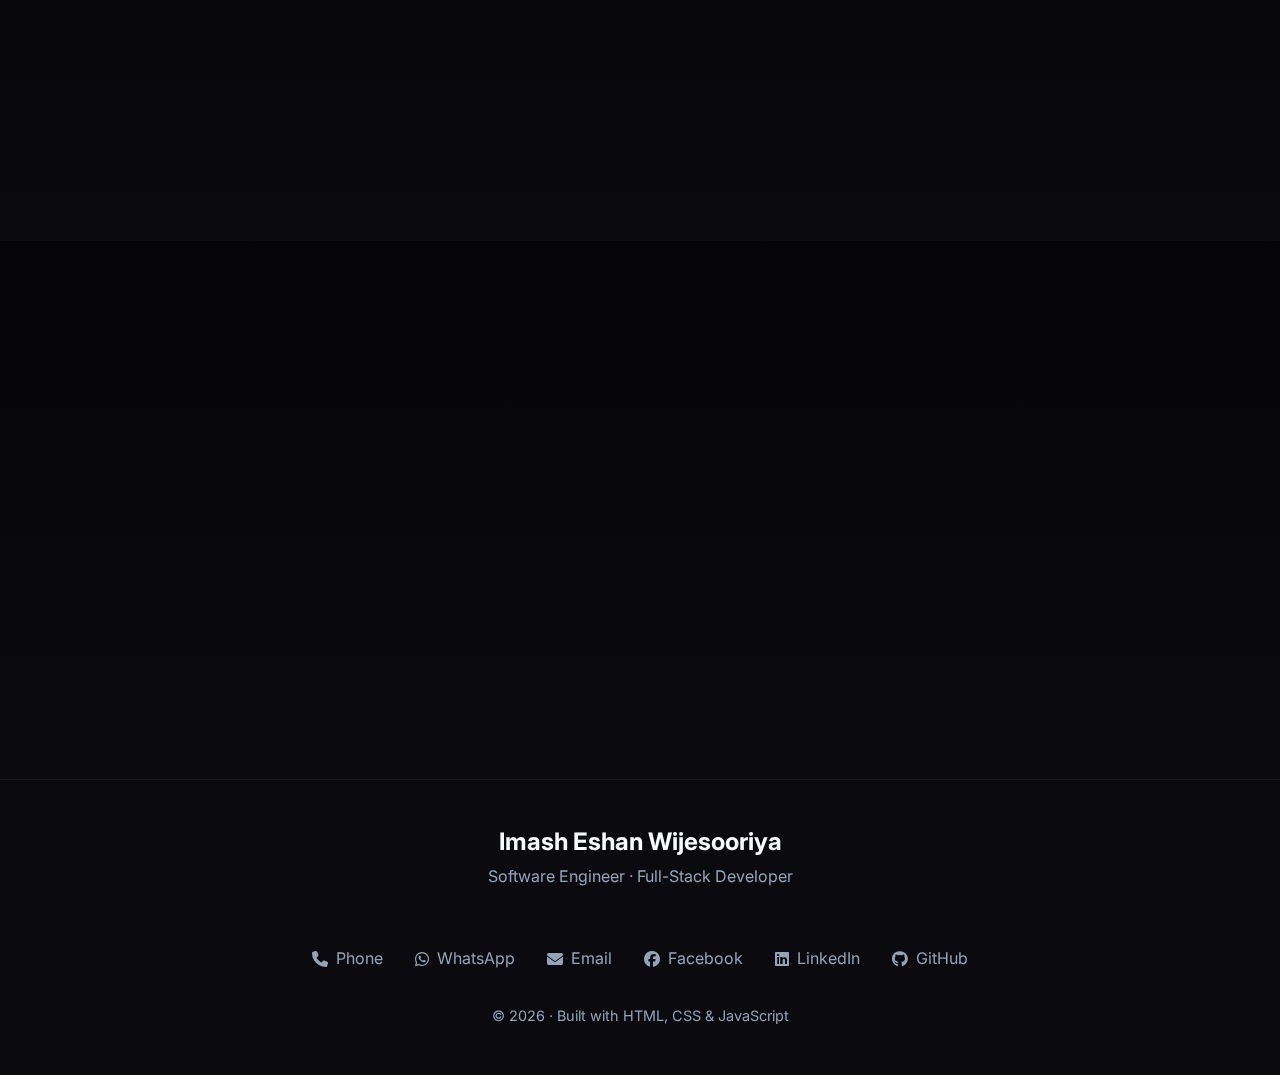
<file: pages/contact.html>
<!DOCTYPE html>
<html lang="en">
<head>
    <meta charset="UTF-8">
    <meta name="viewport" content="width=device-width, initial-scale=1.0">
    <title>Contact | Imash Eshan Wijesooriya</title>
    <link rel="stylesheet" href="../css/common.css">
    <link rel="stylesheet" href="../css/animations.css">
    <link rel="stylesheet" href="../css/contact.css">
    <link rel="preconnect" href="https://fonts.googleapis.com">
    <link rel="preconnect" href="https://fonts.gstatic.com" crossorigin>
    <link href="https://fonts.googleapis.com/css2?family=Inter:wght@300;400;500;600;700&family=JetBrains+Mono:wght@300;400;500&display=swap" rel="stylesheet">
    <link rel="stylesheet" href="https://cdnjs.cloudflare.com/ajax/libs/font-awesome/6.4.0/css/all.min.css">
</head>
<body>
    <!-- Navigation -->
    <nav class="navbar glass-effect">
        <div class="nav-container">
            <a href="../index.html" class="nav-logo">
                <span class="logo-text">IEW</span>
                <div class="logo-dot"></div>
            </a>
            <div class="nav-menu">
                <a href="../index.html" class="nav-link">Home</a>
                <a href="about.html" class="nav-link">About</a>
                <a href="projects.html" class="nav-link">Projects</a>
                <!-- <a href="experience.html" class="nav-link">Experience</a> -->
                <a href="skills.html" class="nav-link">Skills</a>
                <!-- <a href="blog.html" class="nav-link">Blog</a> -->
                <a href="contact.html" class="nav-link active">Contact</a>
            </div>
            <button class="mobile-menu-btn">
                <i class="fas fa-bars"></i>
            </button>
        </div>
    </nav>

    <!-- Page Header -->
    <section class="contact-header">
        <div class="section-container">
            <div class="header-content animate-on-scroll">
                <h1 class="page-title">Contact</h1>
                <p class="page-subtitle">
                    Let's connect — whether it's about opportunities, collaborations, or building impactful systems together.
                </p>
            </div>
        </div>
    </section>

    <!-- Main Content Grid -->
    <section class="contact-content">
        <div class="section-container">
            <div class="contact-grid">
                <!-- Contact Form Column -->
                <div class="form-column">
                    <!-- Contact Form -->
                    <div class="form-section">
                        <h2 class="section-title animate-on-scroll">Send a Message</h2>
                        <form id="contactForm" class="contact-form animate-on-scroll">
                            <div class="form-group">
                                <label for="fullName" class="form-label">
                                    Full Name <span class="required">*</span>
                                </label>
                                <div class="input-group">
                                    <i class="fas fa-user"></i>
                                    <input type="text" id="fullName" name="fullName" required 
                                           placeholder="Enter your full name" class="form-input">
                                    <div class="input-focus-line"></div>
                                </div>
                                <div class="error-message" id="nameError"></div>
                            </div>

                            <div class="form-group">
                                <label for="email" class="form-label">
                                    Email Address <span class="required">*</span>
                                </label>
                                <div class="input-group">
                                    <i class="fas fa-envelope"></i>
                                    <input type="email" id="email" name="email" required 
                                           placeholder="Enter your email address" class="form-input">
                                    <div class="input-focus-line"></div>
                                </div>
                                <div class="error-message" id="emailError"></div>
                            </div>

                            <div class="form-group">
                                <label for="subject" class="form-label">
                                    Subject <span class="optional">(optional)</span>
                                </label>
                                <div class="input-group">
                                    <i class="fas fa-tag"></i>
                                    <input type="text" id="subject" name="subject" 
                                           placeholder="What is this regarding?" class="form-input">
                                    <div class="input-focus-line"></div>
                                </div>
                            </div>

                            <div class="form-group">
                                <label for="message" class="form-label">
                                    Message <span class="required">*</span>
                                </label>
                                <div class="input-group">
                                    <i class="fas fa-comment-alt"></i>
                                    <textarea id="message" name="message" required rows="5" 
                                              placeholder="Tell me about your project, opportunity, or question..." 
                                              class="form-input textarea"></textarea>
                                    <div class="input-focus-line"></div>
                                </div>
                                <div class="error-message" id="messageError"></div>
                            </div>

                            <div class="form-actions">
                                <button type="submit" class="btn-primary submit-btn">
                                    <span class="btn-text">Send Message</span>
                                    <i class="fas fa-paper-plane"></i>
                                </button>
                                <div class="form-info">
                                    <i class="fas fa-info-circle"></i>
                                    <span>I typically respond within 24 hours</span>
                                </div>
                            </div>

                            <!-- Success & Error Messages -->
                            <div class="form-message success-message" id="successMessage">
                                <i class="fas fa-check-circle"></i>
                                <div class="message-content">
                                    <h4>Thanks for reaching out!</h4>
                                    <p>I'll get back to you as soon as possible.</p>
                                </div>
                            </div>

                            <div class="form-message error-message" id="errorMessage">
                                <i class="fas fa-exclamation-circle"></i>
                                <div class="message-content">
                                    <h4>Something went wrong</h4>
                                    <p>Please try again or contact me directly via email.</p>
                                </div>
                            </div>
                        </form>
                    </div>
                </div>

                <!-- Contact Info Column -->
                                    <!-- Direct Contact Methods -->
                    <div class="contact-methods-section">
                        <h2 class="section-title animate-on-scroll">Get in Touch Directly</h2>
                        <div class="contact-methods">
                            <!-- Contact Number -->
                            <div class="contact-method animate-on-scroll">
                                <div class="method-icon phone">
                                    <i class="fas fa-phone"></i>
                                </div>
                                <div class="method-content">
                                    <h3 class="method-title">Contact No</h3>
                                    <a href="tel:+94719620429" class="method-link">
                                        +94 71 96 20 429
                                    </a>
                                </div>
                            </div>

                            <!-- WhatsApp -->
                            <div class="contact-method animate-on-scroll">
                                <div class="method-icon whatsapp">
                                    <i class="fab fa-whatsapp"></i>
                                </div>
                                <div class="method-content">
                                    <h3 class="method-title">WhatsApp</h3>
                                    <a href="https://wa.me/+94719620429" target="_blank" class="method-link">
                                        Chat on WhatsApp
                                        <i class="fas fa-external-link-alt"></i>
                                    </a>
                                </div>
                            </div>

                            <!-- Email -->
                            <div class="contact-method animate-on-scroll">
                                <div class="method-icon email">
                                    <i class="fas fa-envelope"></i>
                                </div>
                                <div class="method-content">
                                    <h3 class="method-title">Email</h3>
                                    <a href="mailto:imashayesh@gmail.com" target="_blank" class="method-link">
                                        imashayesh@gmail.com
                                        <i class="fas fa-external-link-alt"></i>
                                    </a>
                                </div>
                            </div>

                            <!-- Facebook -->
                            <div class="contact-method animate-on-scroll">
                                <div class="method-icon facebook">
                                    <i class="fab fa-facebook"></i>
                                </div>
                                <div class="method-content">
                                    <h3 class="method-title">Facebook</h3>
                                    <a href="https://www.facebook.com/imash.eshan.2025" target="_blank" class="method-link">
                                        facebook.com/imash.eshan.2025
                                        <i class="fas fa-external-link-alt"></i>
                                    </a>
                                </div>
                            </div>

                            <!-- LinkedIn -->
                            <div class="contact-method animate-on-scroll">
                                <div class="method-icon linkedin">
                                    <i class="fab fa-linkedin"></i>
                                </div>
                                <div class="method-content">
                                    <h3 class="method-title">LinkedIn</h3>
                                    <a href="https://www.linkedin.com/in/imasheshanwijseooriya/" target="_blank" class="method-link">
                                        linkedin.com/in/imasheshanwijseooriya
                                        <i class="fas fa-external-link-alt"></i>
                                    </a>
                                </div>
                            </div>

                            <!-- GitHub -->
                            <div class="contact-method animate-on-scroll">
                                <div class="method-icon github">
                                    <i class="fab fa-github"></i>
                                </div>
                                <div class="method-content">
                                    <h3 class="method-title">GitHub</h3>
                                    <a href="https://github.com/Imash-Eshan" target="_blank" class="method-link">
                                        github.com/Imash-Eshan
                                        <i class="fas fa-external-link-alt"></i>
                                    </a>
                                </div>
                            </div>
                        </div>
                    </div>

                </div>
            </div>
        </div>
    </section>

     <section class="availability-section-full">
        <div class="section-container">
            <h2 class="section-title animate-on-scroll">What I'm Open To</h2>
            <div class="availability-grid-full">
                <div class="availability-item animate-on-scroll">
                    <div class="availability-icon">
                        <i class="fas fa-briefcase"></i>
                    </div>
                    <h3 class="availability-title">Full-time Roles</h3>
                    <p class="availability-description">Remote software engineering positions</p>
                </div>
                <div class="availability-item animate-on-scroll">
                    <div class="availability-icon">
                        <i class="fas fa-code"></i>
                    </div>
                    <h3 class="availability-title">Technical Focus</h3>
                    <p class="availability-description">Backend, full-stack, and platform engineering</p>
                </div>
                <div class="availability-item animate-on-scroll">
                    <div class="availability-icon">
                        <i class="fas fa-building"></i>
                    </div>
                    <h3 class="availability-title">Team Environments</h3>
                    <p class="availability-description">Startup, enterprise, and product teams</p>
                </div>
                <div class="availability-item animate-on-scroll">
                    <div class="availability-icon">
                        <i class="fas fa-file-contract"></i>
                    </div>
                    <h3 class="availability-title">Project Work</h3>
                    <p class="availability-description">Freelance and contract-based projects</p>
                </div>
            </div>
        </div>
    </section>

    <!-- Closing CTA -->
    <section class="contact-cta">
        <div class="section-container">
            <div class="cta-content glass-effect animate-on-scroll">
                <h2 class="cta-title">Let's Build Something Meaningful</h2>
                <p class="cta-description">
                    If you're looking for a software engineer who builds scalable systems and values clean, business-driven solutions — I'd love to hear from you.
                </p>
                <div class="cta-buttons">
                    <button type="button" class="btn-primary" onclick="document.getElementById('contactForm').scrollIntoView({behavior: 'smooth'})">
                        <span>Send a Message</span>
                        <i class="fas fa-paper-plane"></i>
                    </button>
                    <a href="projects.html" class="btn-secondary">
                        <span>View Projects</span>
                        <i class="fas fa-arrow-right"></i>
                    </a>
                </div>
            </div>
        </div>
    </section>

    <!-- Footer -->
    <footer class="footer">
        <div class="footer-container">
            <div class="footer-info">
                <h3 class="footer-name">Imash Eshan Wijesooriya</h3>
                <p class="footer-role">Software Engineer · Full-Stack Developer</p>
            </div>
                        <div class="footer-links">
                <a href="tel:+94719620429" class="footer-link">
                    <i class="fas fa-phone"></i>
                    <span>Phone</span>
                </a>
                <a href="https://wa.me/+94719620429" target="_blank" class="footer-link">
                    <i class="fab fa-whatsapp"></i>
                    <span>WhatsApp</span>
                </a>
                <a href="mailto:imashayesh@gmail.com" class="footer-link">
                    <i class="fas fa-envelope"></i>
                    <span>Email</span>
                </a>
                <a href="https://www.facebook.com/imash.eshan.2025" target="_blank" class="footer-link">
                    <i class="fab fa-facebook"></i>
                    <span>Facebook</span>
                </a>
                <a href="https://www.linkedin.com/in/imasheshanwijseooriya/" target="_blank" class="footer-link">
                    <i class="fab fa-linkedin"></i>
                    <span>LinkedIn</span>
                </a>
                <a href="https://github.com/Imash-Eshan" target="_blank" class="footer-link">
                    <i class="fab fa-github"></i>
                    <span>GitHub</span>
                </a>
            </div>
            <div class="footer-copyright">
                © 2026 · Built with HTML, CSS & JavaScript
            </div>
        </div>
    </footer>

    <script src="../js/common.js"></script>
    <script src="../js/animations.js"></script>
    <script src="../js/contact.js"></script>
</body>
</html>
</file>
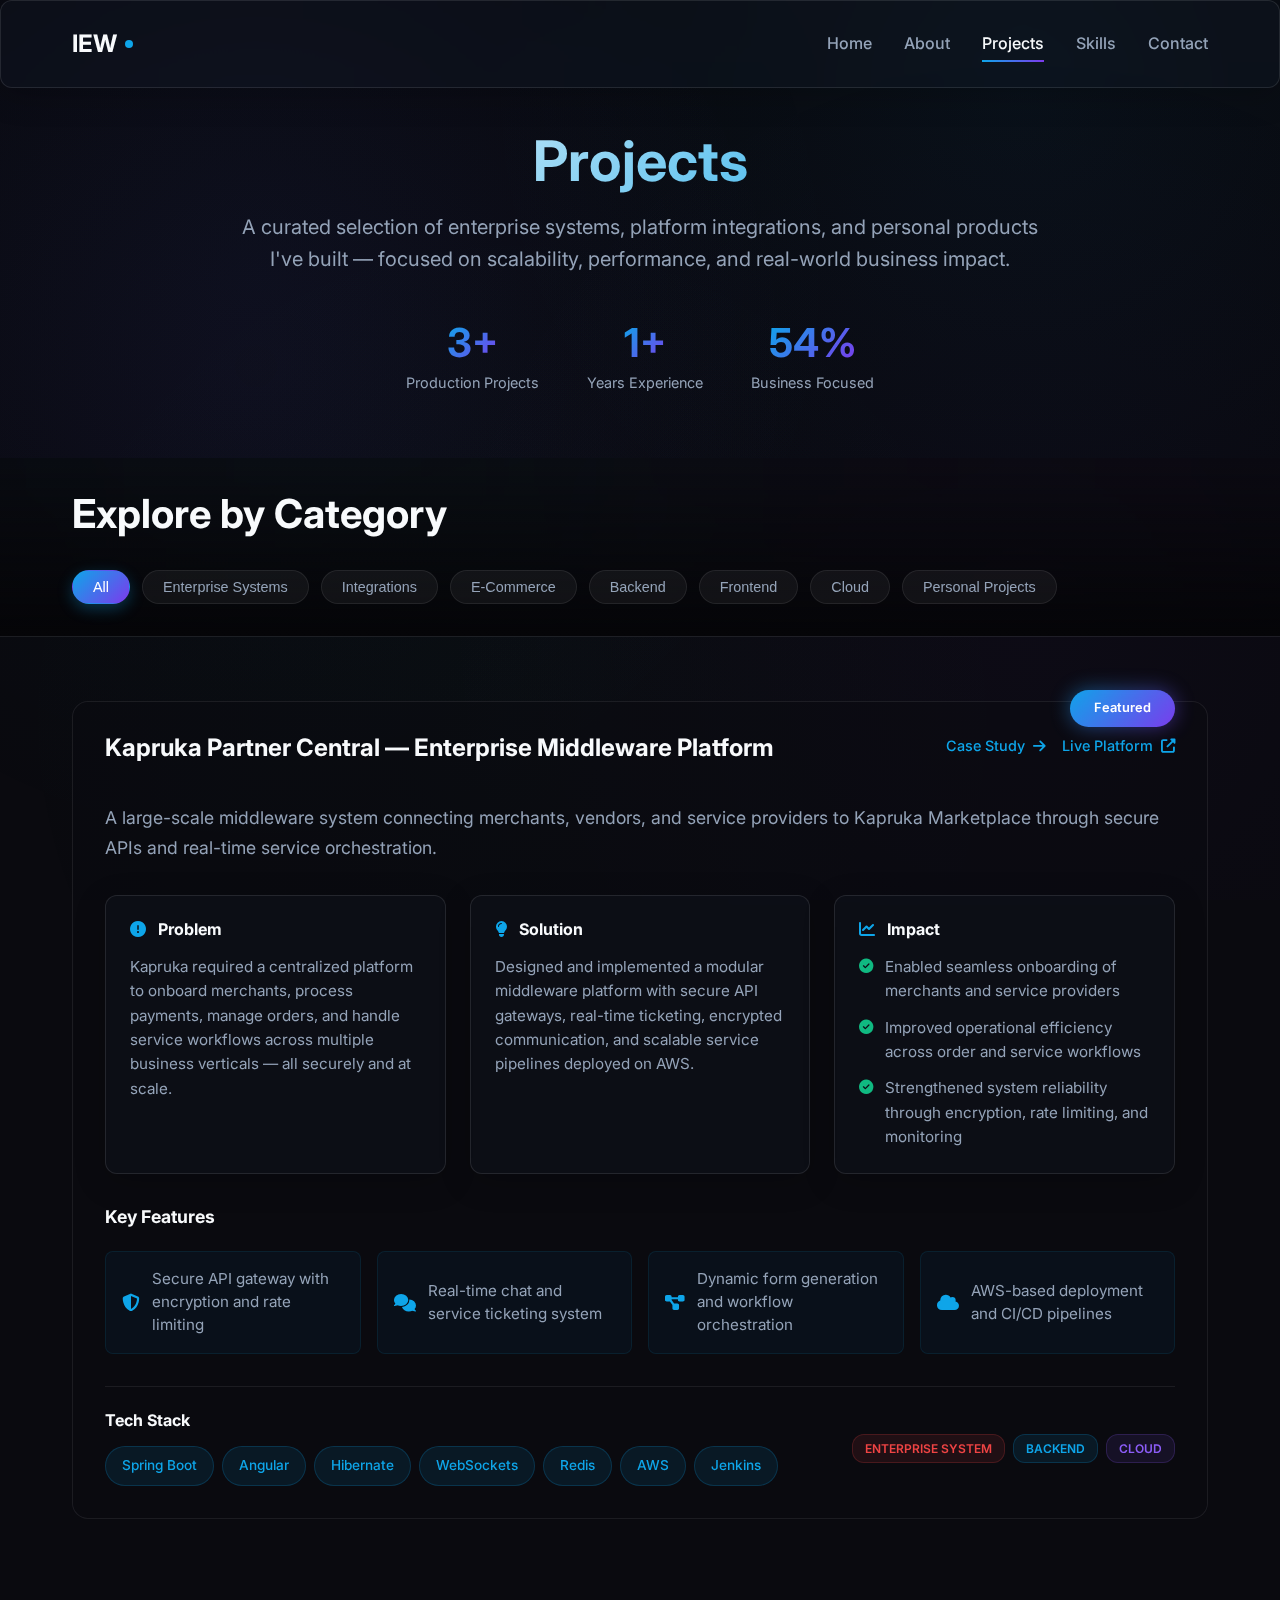
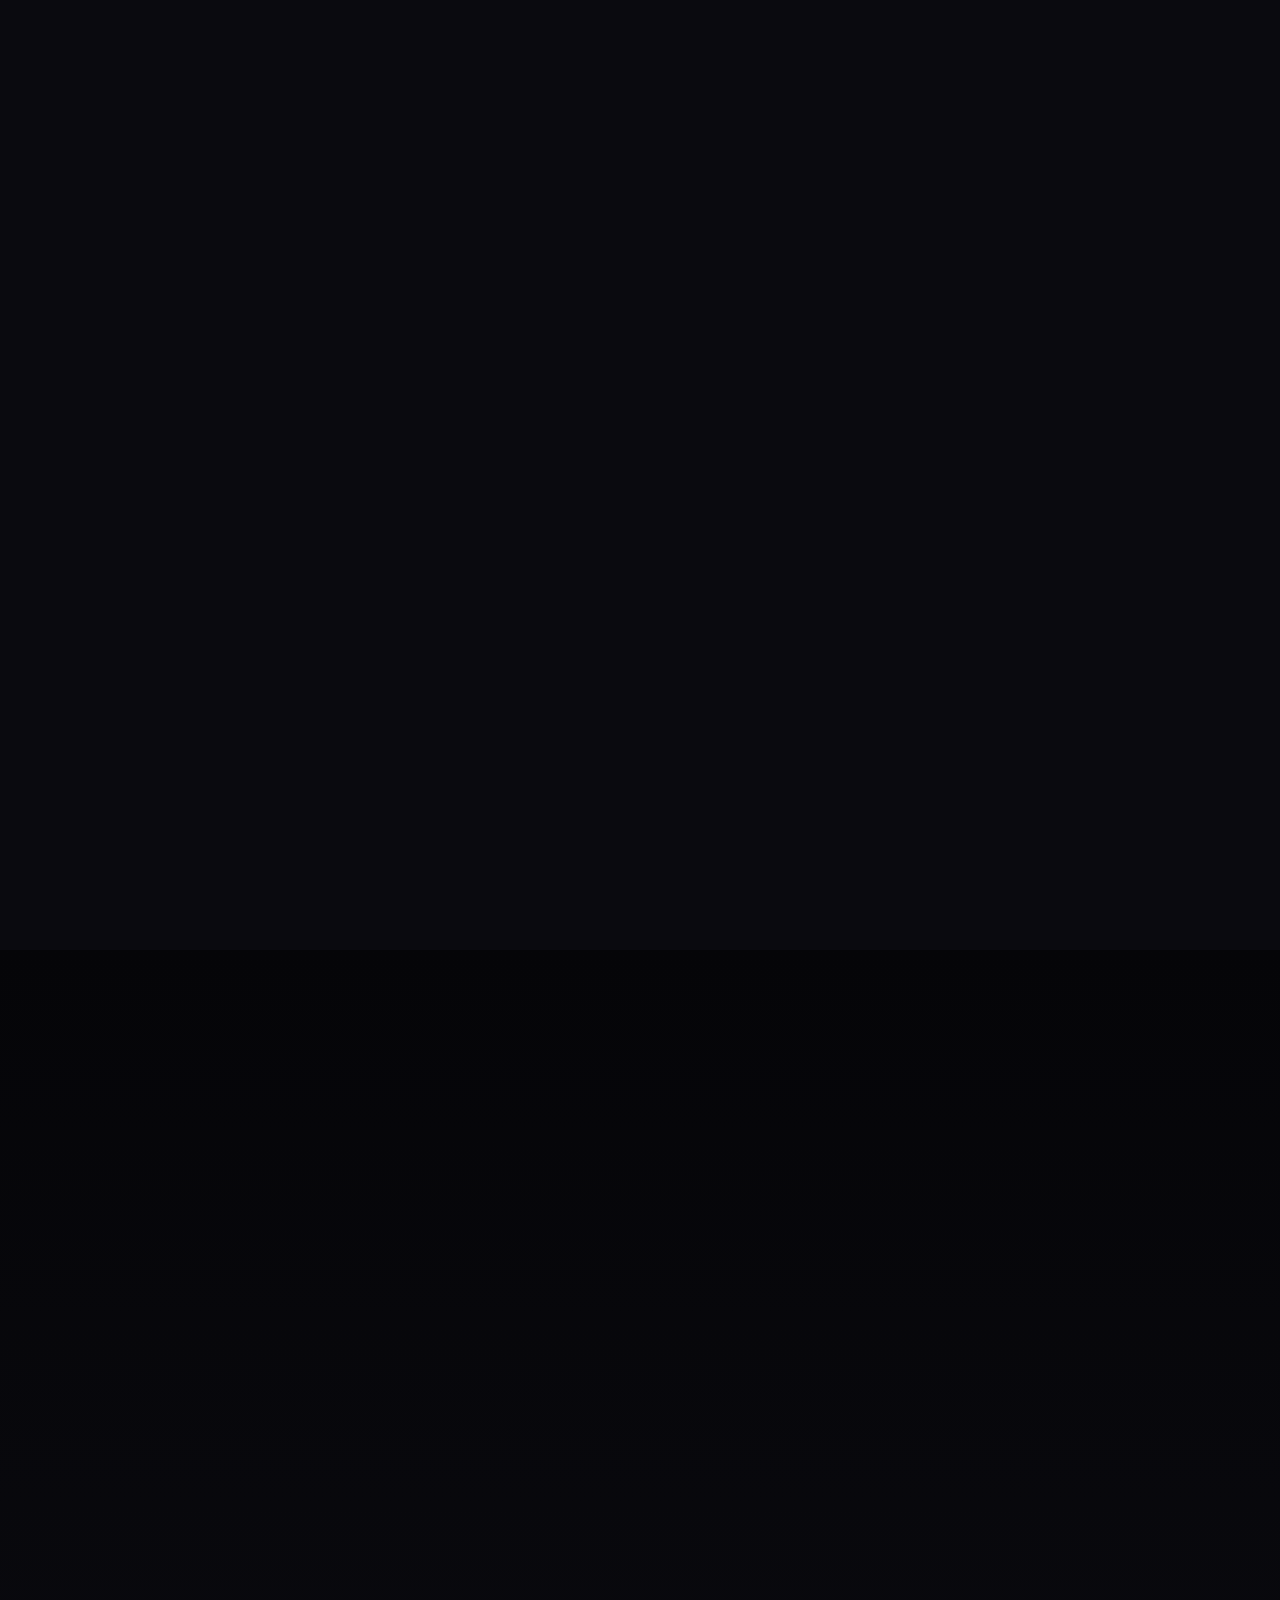
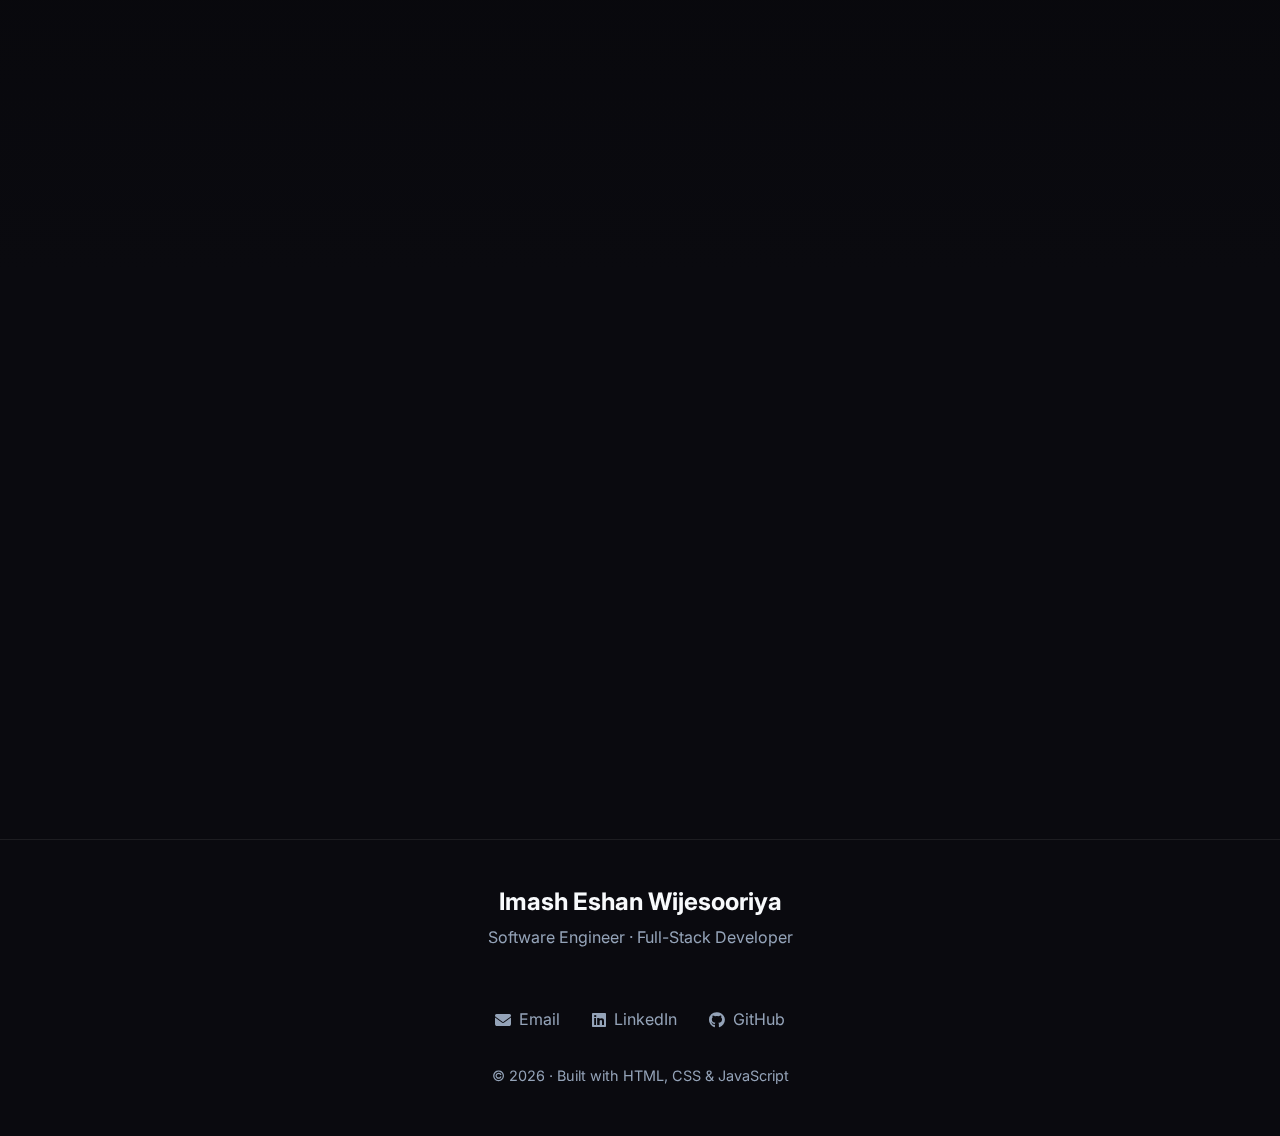
<file: pages/projects.html>
<!DOCTYPE html>
<html lang="en">
<head>
    <meta charset="UTF-8">
    <meta name="viewport" content="width=device-width, initial-scale=1.0">
    <title>Projects | Imash Eshan Wijesooriya</title>
    <link rel="stylesheet" href="../css/common.css">
    <link rel="stylesheet" href="../css/animations.css">
    <link rel="stylesheet" href="../css/projects.css">
    <link rel="preconnect" href="https://fonts.googleapis.com">
    <link rel="preconnect" href="https://fonts.gstatic.com" crossorigin>
    <link href="https://fonts.googleapis.com/css2?family=Inter:wght@300;400;500;600;700&family=JetBrains+Mono:wght@300;400;500&display=swap" rel="stylesheet">
    <link rel="stylesheet" href="https://cdnjs.cloudflare.com/ajax/libs/font-awesome/6.4.0/css/all.min.css">
</head>
<body>
    <!-- Navigation -->
    <nav class="navbar glass-effect">
        <div class="nav-container">
            <a href="../index.html" class="nav-logo">
                <span class="logo-text">IEW</span>
                <div class="logo-dot"></div>
            </a>
            <div class="nav-menu">
                <a href="../index.html" class="nav-link">Home</a>
                <a href="about.html" class="nav-link">About</a>
                <a href="projects.html" class="nav-link active">Projects</a>
                <!-- <a href="experience.html" class="nav-link">Experience</a> -->
                <a href="skills.html" class="nav-link">Skills</a>
                <!-- <a href="blog.html" class="nav-link">Blog</a> -->
                <a href="contact.html" class="nav-link">Contact</a>
            </div>
            <button class="mobile-menu-btn">
                <i class="fas fa-bars"></i>
            </button>
        </div>
    </nav>

    <!-- Page Header -->
    <section class="projects-header">
        <div class="section-container">
            <div class="header-content animate-on-scroll">
                <h1 class="page-title">Projects</h1>
                <p class="page-subtitle">
                    A curated selection of enterprise systems, platform integrations, and personal products I've built — focused on scalability, performance, and real-world business impact.
                </p>
                <div class="header-stats">
                    <div class="stat-item">
                        <div class="stat-number">6+</div>
                        <div class="stat-label">Production Projects</div>
                    </div>
                    <div class="stat-item">
                        <div class="stat-number">3+</div>
                        <div class="stat-label">Years Experience</div>
                    </div>
                    <div class="stat-item">
                        <div class="stat-number">100%</div>
                        <div class="stat-label">Business Focused</div>
                    </div>
                </div>
            </div>
        </div>
    </section>

    <!-- Project Filters -->
    <section class="filters-section">
        <div class="section-container">
            <h2 class="section-title animate-on-scroll">Explore by Category</h2>
            <div class="filters-container animate-on-scroll">
                <div class="filters">
                    <button class="filter-btn active" data-filter="all">All</button>
                    <button class="filter-btn" data-filter="enterprise">Enterprise Systems</button>
                    <button class="filter-btn" data-filter="integration">Integrations</button>
                    <button class="filter-btn" data-filter="ecommerce">E-Commerce</button>
                    <button class="filter-btn" data-filter="backend">Backend</button>
                    <button class="filter-btn" data-filter="frontend">Frontend</button>
                    <button class="filter-btn" data-filter="cloud">Cloud</button>
                    <button class="filter-btn" data-filter="personal">Personal Projects</button>
                </div>
                <!-- <div class="search-box">
                    <i class="fas fa-search"></i>
                    <input type="text" placeholder="Search projects..." class="search-input">
                </div> -->
            </div>
        </div>
    </section>

    <!-- Featured Enterprise Projects -->
    <section class="enterprise-projects">
        <div class="section-container">
            <!-- <h2 class="section-title animate-on-scroll">Enterprise & Production Systems</h2>
            <p class="section-description animate-on-scroll">
                Large-scale platforms and integrations built in real-world production environments, supporting live business operations and real merchant workflows.
            </p> -->
            
            <!-- Project 1 -->
            <div class="project-detail animate-on-scroll" data-categories="enterprise,backend,cloud,integration">
                <div class="project-badge">
                    <span class="badge-text">Featured</span>
                    <div class="badge-glow"></div>
                </div>
                <div class="project-header">
                    <h3 class="project-title">Kapruka Partner Central — Enterprise Middleware Platform</h3>
                    <div class="project-links">
                        <a href="#" class="project-link">
                            <span>Case Study</span>
                            <i class="fas fa-arrow-right"></i>
                        </a>
                        <a href="#" class="project-link">
                            <span>Live Platform</span>
                            <i class="fas fa-external-link-alt"></i>
                        </a>
                    </div>
                </div>
                <p class="project-short-description">
                    A large-scale middleware system connecting merchants, vendors, and service providers to Kapruka Marketplace through secure APIs and real-time service orchestration.
                </p>
                
                <div class="project-details-grid">
                    <div class="detail-card glass-effect">
                        <h4 class="detail-title">
                            <i class="fas fa-exclamation-circle"></i>
                            Problem
                        </h4>
                        <p class="detail-content">
                            Kapruka required a centralized platform to onboard merchants, process payments, manage orders, and handle service workflows across multiple business verticals — all securely and at scale.
                        </p>
                    </div>
                    
                    <div class="detail-card glass-effect">
                        <h4 class="detail-title">
                            <i class="fas fa-lightbulb"></i>
                            Solution
                        </h4>
                        <p class="detail-content">
                            Designed and implemented a modular middleware platform with secure API gateways, real-time ticketing, encrypted communication, and scalable service pipelines deployed on AWS.
                        </p>
                    </div>
                    
                    <div class="detail-card glass-effect">
                        <h4 class="detail-title">
                            <i class="fas fa-chart-line"></i>
                            Impact
                        </h4>
                        <div class="impact-list">
                            <div class="impact-item">
                                <i class="fas fa-check-circle"></i>
                                <span>Enabled seamless onboarding of merchants and service providers</span>
                            </div>
                            <div class="impact-item">
                                <i class="fas fa-check-circle"></i>
                                <span>Improved operational efficiency across order and service workflows</span>
                            </div>
                            <div class="impact-item">
                                <i class="fas fa-check-circle"></i>
                                <span>Strengthened system reliability through encryption, rate limiting, and monitoring</span>
                            </div>
                        </div>
                    </div>
                </div>
                
                <div class="project-features">
                    <h4 class="features-title">Key Features</h4>
                    <div class="features-grid">
                        <div class="feature-item">
                            <i class="fas fa-shield-alt"></i>
                            <span>Secure API gateway with encryption and rate limiting</span>
                        </div>
                        <div class="feature-item">
                            <i class="fas fa-comments"></i>
                            <span>Real-time chat and service ticketing system</span>
                        </div>
                        <div class="feature-item">
                            <i class="fas fa-project-diagram"></i>
                            <span>Dynamic form generation and workflow orchestration</span>
                        </div>
                        <div class="feature-item">
                            <i class="fas fa-cloud"></i>
                            <span>AWS-based deployment and CI/CD pipelines</span>
                        </div>
                    </div>
                </div>
                
                <div class="project-tech">
                    <div class="tech-stack">
                        <h4 class="tech-title">Tech Stack</h4>
                        <div class="tech-tags">
                            <span class="tech-tag">Spring Boot</span>
                            <span class="tech-tag">Angular</span>
                            <span class="tech-tag">Hibernate</span>
                            <span class="tech-tag">WebSockets</span>
                            <span class="tech-tag">Redis</span>
                            <span class="tech-tag">AWS</span>
                            <span class="tech-tag">Jenkins</span>
                        </div>
                    </div>
                    <div class="project-type">
                        <span class="type-badge enterprise">Enterprise System</span>
                        <span class="type-badge backend">Backend</span>
                        <span class="type-badge cloud">Cloud</span>
                    </div>
                </div>
            </div>

            <!-- Project 2 -->
            <div class="project-detail animate-on-scroll" data-categories="integration,ecommerce,frontend">
                <div class="project-badge">
                    <span class="badge-text">Featured</span>
                    <div class="badge-glow"></div>
                </div>
                <div class="project-header">
                    <h3 class="project-title">Kapruka Partner Bridge — Shopify Integration App</h3>
                    <div class="project-links">
                        <a href="#" class="project-link">
                            <span>Case Study</span>
                            <i class="fas fa-arrow-right"></i>
                        </a>
                        <a href="#" class="project-link">
                            <span>Shopify App</span>
                            <i class="fas fa-external-link-alt"></i>
                        </a>
                    </div>
                </div>
                <p class="project-short-description">
                    An official Shopify App enabling automated product, inventory, order, and checkout synchronization between Shopify stores and Kapruka's backend systems.
                </p>
                
                <div class="project-details-grid">
                    <div class="detail-card glass-effect">
                        <h4 class="detail-title">
                            <i class="fas fa-exclamation-circle"></i>
                            Problem
                        </h4>
                        <p class="detail-content">
                            Merchants using Shopify needed a seamless way to integrate their stores with Kapruka's internal systems without manual product uploads or order processing.
                        </p>
                    </div>
                    
                    <div class="detail-card glass-effect">
                        <h4 class="detail-title">
                            <i class="fas fa-lightbulb"></i>
                            Solution
                        </h4>
                        <p class="detail-content">
                            Built a Shopify-compliant app using Shopify Remix and Polaris that handles real-time synchronization, automated checkout workflows, and merchant onboarding pipelines.
                        </p>
                    </div>
                    
                    <div class="detail-card glass-effect">
                        <h4 class="detail-title">
                            <i class="fas fa-chart-line"></i>
                            Impact
                        </h4>
                        <div class="impact-list">
                            <div class="impact-item">
                                <i class="fas fa-check-circle"></i>
                                <span>Reduced manual merchant onboarding effort</span>
                            </div>
                            <div class="impact-item">
                                <i class="fas fa-check-circle"></i>
                                <span>Enabled real-time inventory and order synchronization</span>
                            </div>
                            <div class="impact-item">
                                <i class="fas fa-check-circle"></i>
                                <span>Improved merchant satisfaction and integration reliability</span>
                            </div>
                        </div>
                    </div>
                </div>
                
                <div class="project-features">
                    <h4 class="features-title">Key Features</h4>
                    <div class="features-grid">
                        <div class="feature-item">
                            <i class="fas fa-shopping-cart"></i>
                            <span>Shopify-compliant checkout automation</span>
                        </div>
                        <div class="feature-item">
                            <i class="fas fa-sync-alt"></i>
                            <span>Real-time product, order, and inventory sync</span>
                        </div>
                        <div class="feature-item">
                            <i class="fas fa-user-plus"></i>
                            <span>Merchant onboarding and configuration workflows</span>
                        </div>
                        <div class="feature-item">
                            <i class="fas fa-plug"></i>
                            <span>Production-ready API integrations</span>
                        </div>
                    </div>
                </div>
                
                <div class="project-tech">
                    <div class="tech-stack">
                        <h4 class="tech-title">Tech Stack</h4>
                        <div class="tech-tags">
                            <span class="tech-tag">React</span>
                            <span class="tech-tag">Shopify Remix</span>
                            <span class="tech-tag">Polaris</span>
                            <span class="tech-tag">Spring Boot</span>
                            <span class="tech-tag">MySQL</span>
                            <span class="tech-tag">Heroku</span>
                        </div>
                    </div>
                    <div class="project-type">
                        <span class="type-badge integration">Integration</span>
                        <span class="type-badge ecommerce">E-Commerce</span>
                        <span class="type-badge frontend">Frontend</span>
                    </div>
                </div>
            </div>

            <!-- Project 3 -->
            <div class="project-detail animate-on-scroll" data-categories="integration,ecommerce,backend">
                <div class="project-badge">
                    <span class="badge-text">Featured</span>
                    <div class="badge-glow"></div>
                </div>
                <div class="project-header">
                    <h3 class="project-title">Kapruka Partner Central — WooCommerce Plugin</h3>
                    <div class="project-links">
                        <a href="#" class="project-link">
                            <span>Case Study</span>
                            <i class="fas fa-arrow-right"></i>
                        </a>
                        <a href="#" class="project-link">
                            <span>Plugin Demo</span>
                            <i class="fas fa-external-link-alt"></i>
                        </a>
                    </div>
                </div>
                <p class="project-short-description">
                    A custom WooCommerce plugin integrating WordPress stores with Kapruka Partner Central for automated product and order synchronization.
                </p>
                
                <div class="project-details-grid">
                    <div class="detail-card glass-effect">
                        <h4 class="detail-title">
                            <i class="fas fa-exclamation-circle"></i>
                            Problem
                        </h4>
                        <p class="detail-content">
                            WooCommerce merchants needed a way to integrate with Kapruka's backend systems without building custom integrations from scratch.
                        </p>
                    </div>
                    
                    <div class="detail-card glass-effect">
                        <h4 class="detail-title">
                            <i class="fas fa-lightbulb"></i>
                            Solution
                        </h4>
                        <p class="detail-content">
                            Developed a robust WordPress plugin with frontend configuration interfaces and backend service communication via secure REST APIs.
                        </p>
                    </div>
                    
                    <div class="detail-card glass-effect">
                        <h4 class="detail-title">
                            <i class="fas fa-chart-line"></i>
                            Impact
                        </h4>
                        <div class="impact-list">
                            <div class="impact-item">
                                <i class="fas fa-check-circle"></i>
                                <span>Enabled WooCommerce merchants to onboard seamlessly</span>
                            </div>
                            <div class="impact-item">
                                <i class="fas fa-check-circle"></i>
                                <span>Reduced manual product and order processing</span>
                            </div>
                            <div class="impact-item">
                                <i class="fas fa-check-circle"></i>
                                <span>Improved integration reliability and maintainability</span>
                            </div>
                        </div>
                    </div>
                </div>
                
                <div class="project-features">
                    <h4 class="features-title">Key Features</h4>
                    <div class="features-grid">
                        <div class="feature-item">
                            <i class="fas fa-plug"></i>
                            <span>Custom REST API integration layer</span>
                        </div>
                        <div class="feature-item">
                            <i class="fas fa-code"></i>
                            <span>Frontend and backend plugin architecture</span>
                        </div>
                        <div class="feature-item">
                            <i class="fas fa-user-plus"></i>
                            <span>Merchant onboarding workflows</span>
                        </div>
                        <div class="feature-item">
                            <i class="fas fa-lock"></i>
                            <span>Secure authentication and data synchronization</span>
                        </div>
                    </div>
                </div>
                
                <div class="project-tech">
                    <div class="tech-stack">
                        <h4 class="tech-title">Tech Stack</h4>
                        <div class="tech-tags">
                            <span class="tech-tag">PHP</span>
                            <span class="tech-tag">JavaScript</span>
                            <span class="tech-tag">jQuery</span>
                            <span class="tech-tag">Spring Boot</span>
                            <span class="tech-tag">MySQL</span>
                        </div>
                    </div>
                    <div class="project-type">
                        <span class="type-badge integration">Integration</span>
                        <span class="type-badge ecommerce">E-Commerce</span>
                        <span class="type-badge backend">Backend</span>
                    </div>
                </div>
            </div>

            <!-- Project 4 -->
            <div class="project-detail animate-on-scroll" data-categories="enterprise,backend,ecommerce">
                <div class="project-badge">
                    <span class="badge-text">Enterprise</span>
                    <div class="badge-glow"></div>
                </div>
                <div class="project-header">
                    <h3 class="project-title">Grasshoppers Delivery Service Platform</h3>
                    <div class="project-links">
                        <a href="#" class="project-link">
                            <span>Case Study</span>
                            <i class="fas fa-arrow-right"></i>
                        </a>
                        <a href="#" class="project-link">
                            <span>Live Platform</span>
                            <i class="fas fa-external-link-alt"></i>
                        </a>
                    </div>
                </div>
                <p class="project-short-description">
                    Enhancements to Kapruka's delivery subsidiary platform enabling secure payments, authentication, and real-time order tracking across multiple portals.
                </p>
                
                <div class="project-details-grid">
                    <div class="detail-card glass-effect">
                        <h4 class="detail-title">
                            <i class="fas fa-exclamation-circle"></i>
                            Problem
                        </h4>
                        <p class="detail-content">
                            Grasshoppers required modernization of its delivery systems to support secure transactions, real-time tracking, and improved user authentication across customer and internal portals.
                        </p>
                    </div>
                    
                    <div class="detail-card glass-effect">
                        <h4 class="detail-title">
                            <i class="fas fa-lightbulb"></i>
                            Solution
                        </h4>
                        <p class="detail-content">
                            Implemented secure payment flows, authentication systems, and live order tracking features across web portals while strengthening backend reliability.
                        </p>
                    </div>
                    
                    <div class="detail-card glass-effect">
                        <h4 class="detail-title">
                            <i class="fas fa-chart-line"></i>
                            Impact
                        </h4>
                        <div class="impact-list">
                            <div class="impact-item">
                                <i class="fas fa-check-circle"></i>
                                <span>Improved customer experience through real-time delivery tracking</span>
                            </div>
                            <div class="impact-item">
                                <i class="fas fa-check-circle"></i>
                                <span>Enhanced system security and payment reliability</span>
                            </div>
                            <div class="impact-item">
                                <i class="fas fa-check-circle"></i>
                                <span>Increased operational visibility across delivery workflows</span>
                            </div>
                        </div>
                    </div>
                </div>
                
                <div class="project-features">
                    <h4 class="features-title">Key Features</h4>
                    <div class="features-grid">
                        <div class="feature-item">
                            <i class="fas fa-credit-card"></i>
                            <span>Secure payment gateway integration</span>
                        </div>
                        <div class="feature-item">
                            <i class="fas fa-user-shield"></i>
                            <span>Authentication and role-based access control</span>
                        </div>
                        <div class="feature-item">
                            <i class="fas fa-map-marker-alt"></i>
                            <span>Real-time delivery tracking dashboards</span>
                        </div>
                        <div class="feature-item">
                            <i class="fas fa-server"></i>
                            <span>Backend service enhancements</span>
                        </div>
                    </div>
                </div>
                
                <div class="project-tech">
                    <div class="tech-stack">
                        <h4 class="tech-title">Tech Stack</h4>
                        <div class="tech-tags">
                            <span class="tech-tag">Java EE</span>
                            <span class="tech-tag">PHP</span>
                            <span class="tech-tag">JavaScript</span>
                            <span class="tech-tag">jQuery</span>
                            <span class="tech-tag">Bootstrap</span>
                            <span class="tech-tag">SQL</span>
                            <span class="tech-tag">Smart SVN</span>
                        </div>
                    </div>
                    <div class="project-type">
                        <span class="type-badge enterprise">Enterprise System</span>
                        <span class="type-badge ecommerce">E-Commerce</span>
                        <span class="type-badge backend">Backend</span>
                    </div>
                </div>
            </div>
        </div>
    </section>

    <!-- Personal Projects -->
    <section class="personal-projects">
        <div class="section-container">
            <!-- <h2 class="section-title animate-on-scroll">Personal & Independent Projects</h2>
            <p class="section-description animate-on-scroll">
                Independent projects built outside of enterprise environments, focused on product experimentation, branding, and end-to-end ownership.
            </p> -->
            
            <div class="personal-grid">
                <!-- Project 5 -->
                <div class="personal-card animate-on-scroll" data-categories="personal,frontend">
                    <div class="personal-badge">Personal</div>
                    <div class="personal-content glass-effect">
                        <h3 class="personal-title">Stellix — Brand Identity & Design Portfolio</h3>
                        <p class="personal-description">
                            A WordPress-based portfolio website showcasing branding and design services with a focus on visual storytelling and client presentation.
                        </p>
                        
                        <div class="personal-problem-solution">
                            <div class="ps-item">
                                <h4><i class="fas fa-exclamation-circle"></i> Problem</h4>
                                <p>A personal brand identity project required a professional platform to showcase creative work and attract design clients.</p>
                            </div>
                            <div class="ps-item">
                                <h4><i class="fas fa-lightbulb"></i> Solution</h4>
                                <p>Built a responsive WordPress site using Elementor with custom layouts optimized for branding presentation and performance.</p>
                            </div>
                        </div>
                        
                        <div class="personal-impact">
                            <h4>Impact</h4>
                            <ul>
                                <li>Created a professional online presence for branding services</li>
                                <li>Improved client engagement and portfolio discoverability</li>
                            </ul>
                        </div>
                        
                        <div class="personal-features">
                            <h4>Key Features</h4>
                            <div class="features-tags">
                                <span>Custom WordPress theme layouts</span>
                                <span>Responsive design and optimized performance</span>
                                <span>SEO-friendly structure</span>
                            </div>
                        </div>
                        
                        <div class="personal-tech">
                            <div class="tech-tags">
                                <span class="tech-tag">WordPress</span>
                                <span class="tech-tag">Elementor</span>
                                <span class="tech-tag">InfinityFree</span>
                            </div>
                        </div>
                        
                        <div class="personal-links">
                            <a href="#" class="personal-link">
                                <span>Live Site</span>
                                <i class="fas fa-external-link-alt"></i>
                            </a>
                            <a href="#" class="personal-link">
                                <span>GitHub</span>
                                <i class="fab fa-github"></i>
                            </a>
                        </div>
                    </div>
                </div>

                <!-- Project 6 -->
                <div class="personal-card animate-on-scroll" data-categories="personal,frontend,cloud">
                    <div class="personal-badge">Personal</div>
                    <div class="personal-content glass-effect">
                        <h3 class="personal-title">Qytona — Web Development Business Website</h3>
                        <p class="personal-description">
                            A responsive business website with automated CI/CD pipelines and deployment workflows.
                        </p>
                        
                        <div class="personal-problem-solution">
                            <div class="ps-item">
                                <h4><i class="fas fa-exclamation-circle"></i> Problem</h4>
                                <p>A web development business required a fast, reliable marketing website with modern deployment practices and performance optimization.</p>
                            </div>
                            <div class="ps-item">
                                <h4><i class="fas fa-lightbulb"></i> Solution</h4>
                                <p>Built a responsive frontend site and implemented GitHub Actions-based CI/CD pipelines for automated deployment.</p>
                            </div>
                        </div>
                        
                        <div class="personal-impact">
                            <h4>Impact</h4>
                            <ul>
                                <li>Reduced deployment friction through automation</li>
                                <li>Improved site performance and maintainability</li>
                            </ul>
                        </div>
                        
                        <div class="personal-features">
                            <h4>Key Features</h4>
                            <div class="features-tags">
                                <span>Responsive UI design</span>
                                <span>Automated CI/CD pipelines</span>
                                <span>GitHub-based deployment workflows</span>
                            </div>
                        </div>
                        
                        <div class="personal-tech">
                            <div class="tech-tags">
                                <span class="tech-tag">JavaScript</span>
                                <span class="tech-tag">HTML</span>
                                <span class="tech-tag">CSS</span>
                                <span class="tech-tag">Bootstrap</span>
                                <span class="tech-tag">Particle.js</span>
                                <span class="tech-tag">GitHub Actions</span>
                            </div>
                        </div>
                        
                        <div class="personal-links">
                            <a href="#" class="personal-link">
                                <span>Live Site</span>
                                <i class="fas fa-external-link-alt"></i>
                            </a>
                            <a href="#" class="personal-link">
                                <span>GitHub</span>
                                <i class="fab fa-github"></i>
                            </a>
                        </div>
                    </div>
                </div>
            </div>
        </div>
    </section>

    <!-- Closing CTA -->
    <section class="projects-cta">
        <div class="section-container">
            <div class="cta-content glass-effect animate-on-scroll">
                <h2 class="cta-title">Want to See How I Build Systems?</h2>
                <p class="cta-description">
                    Each project reflects my focus on scalable architecture, clean engineering, and real-world impact. If you'd like to explore how I approach complex problems or collaborate on new challenges, let's connect.
                </p>
                <div class="cta-buttons">
                    <a href="contact.html" class="btn-primary">
                        <span>Contact Me</span>
                        <i class="fas fa-paper-plane"></i>
                    </a>
                    <a href="experience.html" class="btn-secondary">
                        <span>View Experience</span>
                        <i class="fas fa-arrow-right"></i>
                    </a>
                </div>
            </div>
        </div>
    </section>

    <!-- Footer -->
    <footer class="footer">
        <div class="footer-container">
            <div class="footer-info">
                <h3 class="footer-name">Imash Eshan Wijesooriya</h3>
                <p class="footer-role">Software Engineer · Full-Stack Developer</p>
            </div>
            <div class="footer-links">
                <a href="mailto:imash@example.com" class="footer-link">
                    <i class="fas fa-envelope"></i>
                    <span>Email</span>
                </a>
                <a href="https://linkedin.com/in/imash" class="footer-link">
                    <i class="fab fa-linkedin"></i>
                    <span>LinkedIn</span>
                </a>
                <a href="https://github.com/imash" class="footer-link">
                    <i class="fab fa-github"></i>
                    <span>GitHub</span>
                </a>
            </div>
            <div class="footer-copyright">
                © 2026 · Built with HTML, CSS & JavaScript
            </div>
        </div>
    </footer>

    <script src="../js/common.js"></script>
    <script src="../js/animations.js"></script>
    <script src="../js/projects.js"></script>
</body>
</html>
</file>
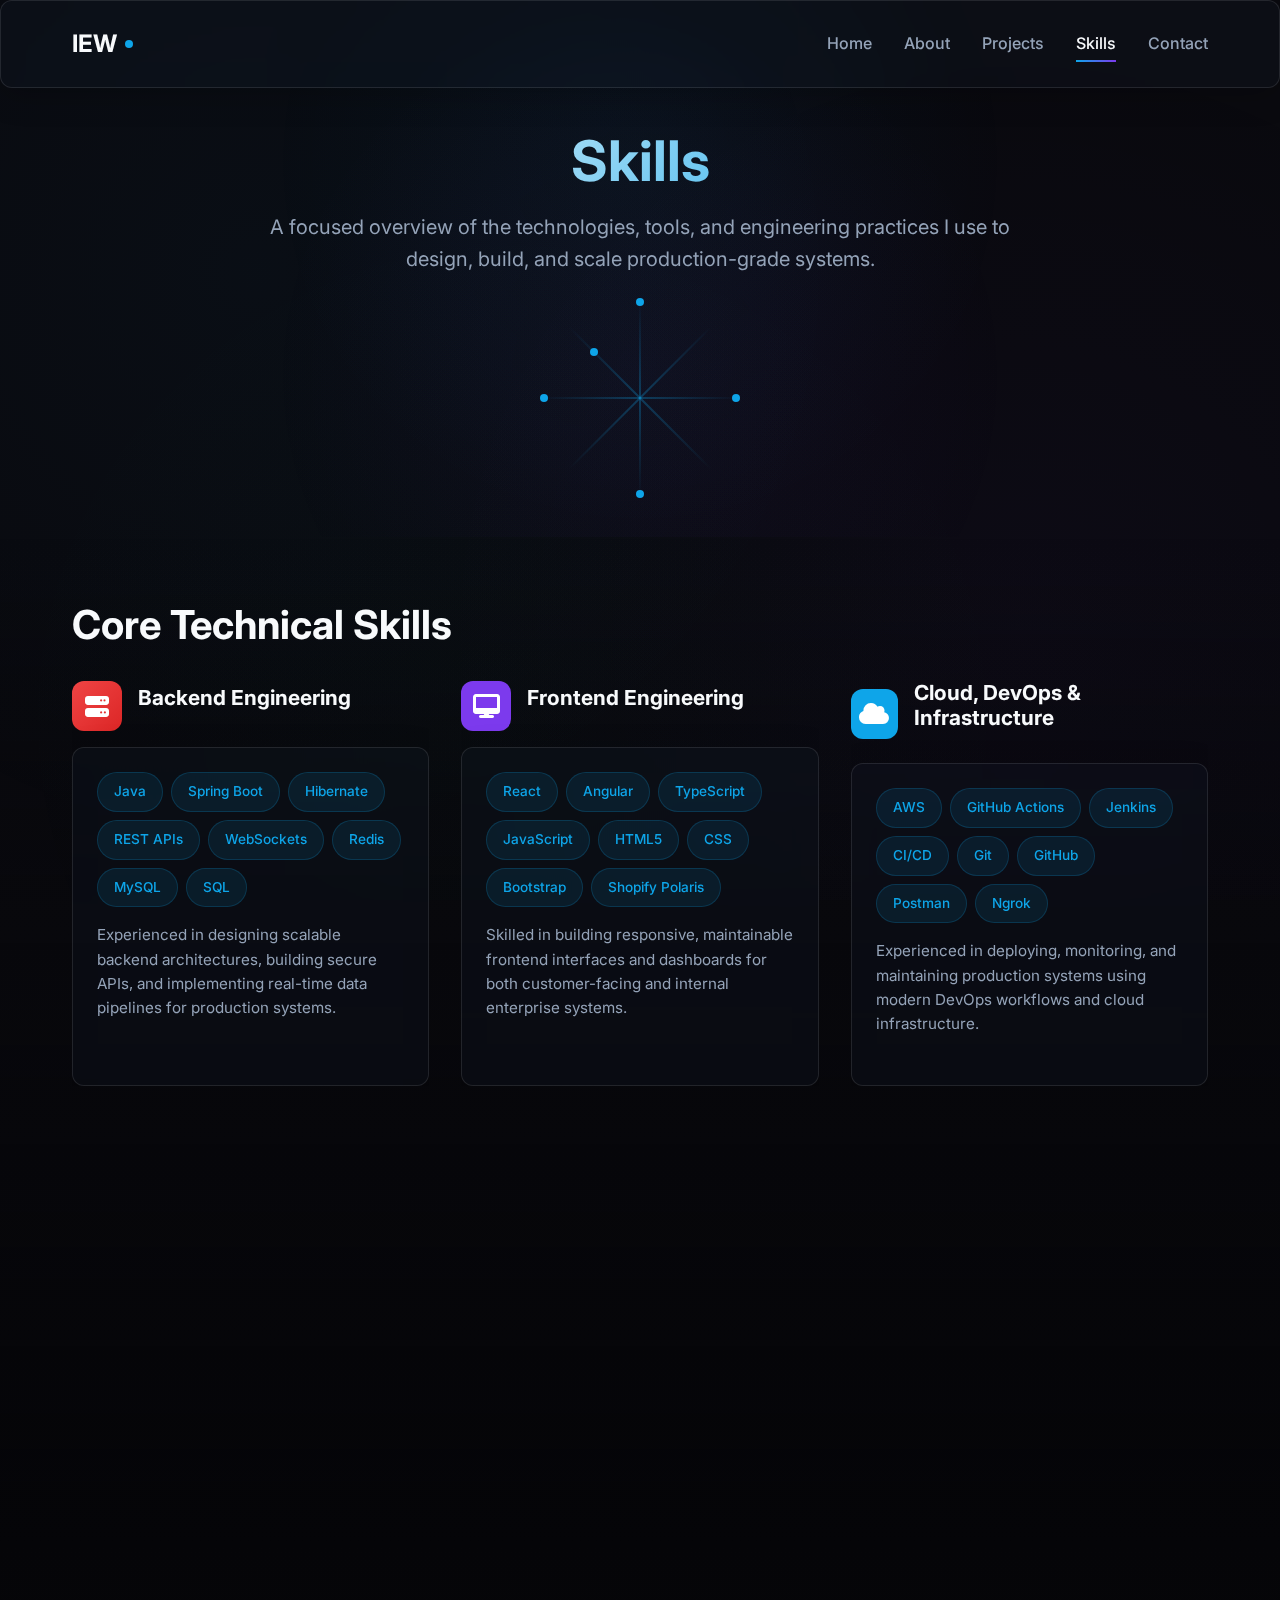
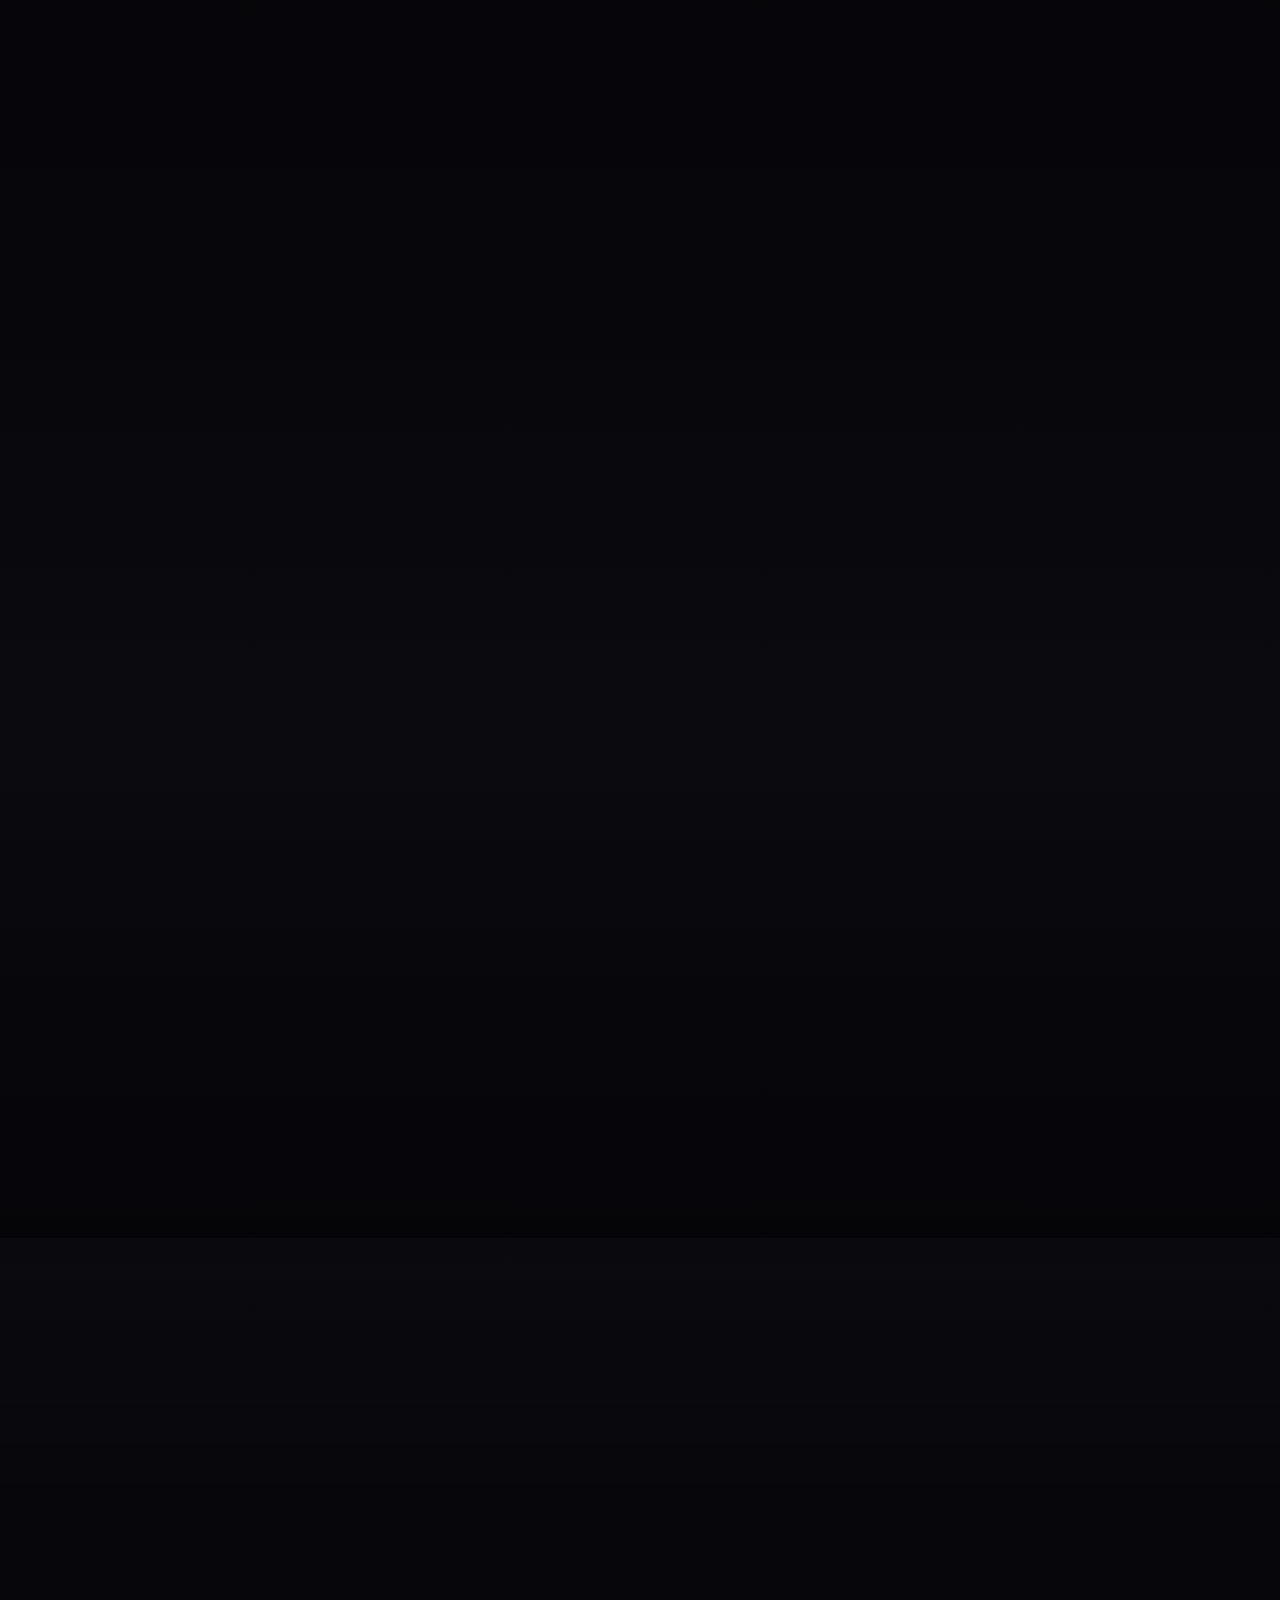
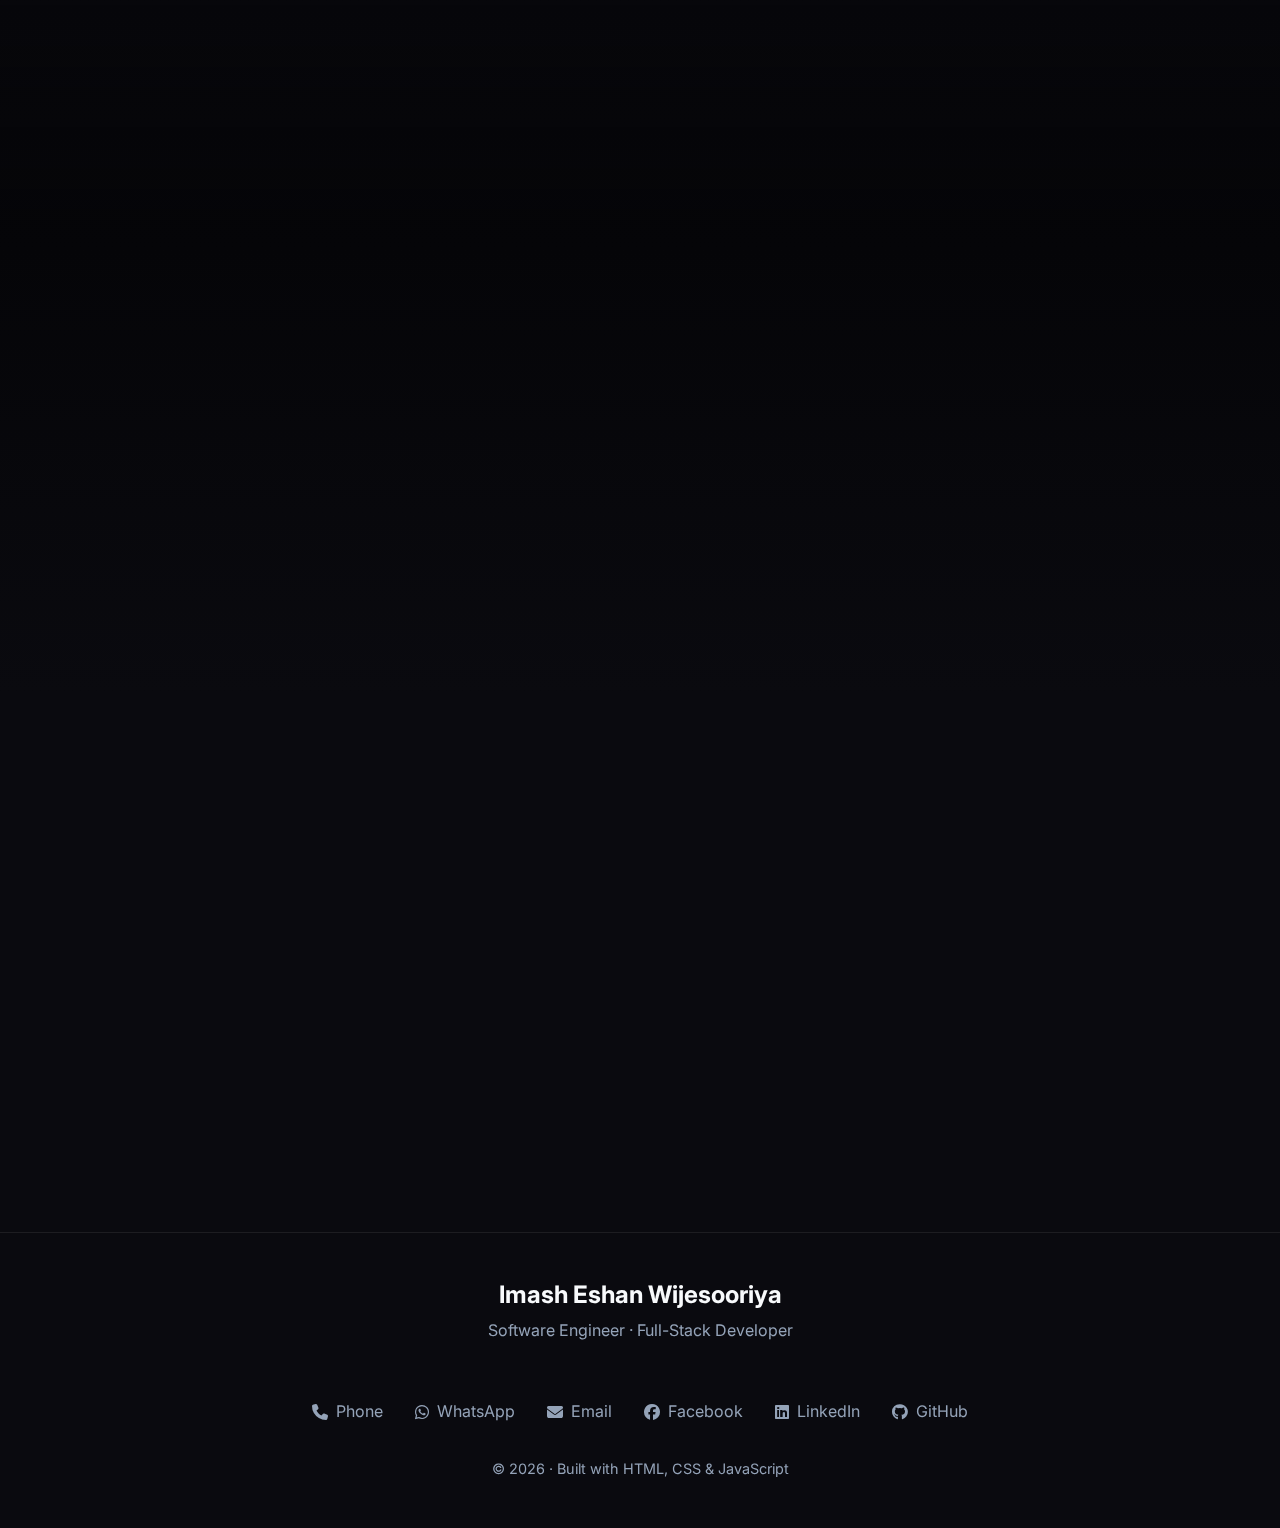
<file: pages/skills.html>
<!DOCTYPE html>
<html lang="en">
<head>
    <meta charset="UTF-8">
    <meta name="viewport" content="width=device-width, initial-scale=1.0">
    <title>Skills | Imash Eshan Wijesooriya</title>
    <link rel="stylesheet" href="../css/common.css">
    <link rel="stylesheet" href="../css/animations.css">
    <link rel="stylesheet" href="../css/skills.css">
    <link rel="preconnect" href="https://fonts.googleapis.com">
    <link rel="preconnect" href="https://fonts.gstatic.com" crossorigin>
    <link href="https://fonts.googleapis.com/css2?family=Inter:wght@300;400;500;600;700&family=JetBrains+Mono:wght@300;400;500&display=swap" rel="stylesheet">
    <link rel="stylesheet" href="https://cdnjs.cloudflare.com/ajax/libs/font-awesome/6.4.0/css/all.min.css">
</head>
<body>
    <!-- Navigation -->
    <nav class="navbar glass-effect">
        <div class="nav-container">
            <a href="../index.html" class="nav-logo">
                <span class="logo-text">IEW</span>
                <div class="logo-dot"></div>
            </a>
            <div class="nav-menu">
                <a href="../index.html" class="nav-link">Home</a>
                <a href="about.html" class="nav-link">About</a>
                <a href="projects.html" class="nav-link">Projects</a>
                <!-- <a href="experience.html" class="nav-link">Experience</a> -->
                <a href="skills.html" class="nav-link active">Skills</a>
                <!-- <a href="blog.html" class="nav-link">Blog</a> -->
                <a href="contact.html" class="nav-link">Contact</a>
            </div>
            <button class="mobile-menu-btn">
                <i class="fas fa-bars"></i>
            </button>
        </div>
    </nav>

    <!-- Page Header -->
    <section class="skills-header">
        <div class="section-container">
            <div class="header-content animate-on-scroll">
                <h1 class="page-title">Skills</h1>
                <p class="page-subtitle">
                    A focused overview of the technologies, tools, and engineering practices I use to design, build, and scale production-grade systems.
                </p>
                <div class="header-visual">
                    <div class="visual-element">
                        <div class="visual-dots">
                            <div class="dot" style="--delay: 0s"></div>
                            <div class="dot" style="--delay: 0.2s"></div>
                            <div class="dot" style="--delay: 0.4s"></div>
                            <div class="dot" style="--delay: 0.6s"></div>
                            <div class="dot" style="--delay: 0.8s"></div>
                        </div>
                        <div class="visual-lines">
                            <div class="line" style="--angle: 0deg"></div>
                            <div class="line" style="--angle: 45deg"></div>
                            <div class="line" style="--angle: 90deg"></div>
                            <div class="line" style="--angle: 135deg"></div>
                        </div>
                    </div>
                </div>
            </div>
        </div>
    </section>

    <!-- Core Technical Skills -->
    <section class="core-skills-section">
        <div class="section-container">
            <h2 class="section-title animate-on-scroll">Core Technical Skills</h2>
            
            <div class="skills-categories">
                <!-- Backend Engineering -->
                <div class="skill-category animate-on-scroll">
                    <div class="category-header">
                        <div class="category-icon backend">
                            <i class="fas fa-server"></i>
                        </div>
                        <h3 class="category-title">Backend Engineering</h3>
                    </div>
                    <div class="category-content glass-effect">
                        <div class="technologies">
                            <div class="tech-tag">Java</div>
                            <div class="tech-tag">Spring Boot</div>
                            <div class="tech-tag">Hibernate</div>
                            <div class="tech-tag">REST APIs</div>
                            <div class="tech-tag">WebSockets</div>
                            <div class="tech-tag">Redis</div>
                            <div class="tech-tag">MySQL</div>
                            <div class="tech-tag">SQL</div>
                        </div>
                        <p class="category-description">
                            Experienced in designing scalable backend architectures, building secure APIs, and implementing real-time data pipelines for production systems.
                        </p>
                    </div>
                </div>

                <!-- Frontend Engineering -->
                <div class="skill-category animate-on-scroll">
                    <div class="category-header">
                        <div class="category-icon frontend">
                            <i class="fas fa-desktop"></i>
                        </div>
                        <h3 class="category-title">Frontend Engineering</h3>
                    </div>
                    <div class="category-content glass-effect">
                        <div class="technologies">
                            <div class="tech-tag">React</div>
                            <div class="tech-tag">Angular</div>
                            <div class="tech-tag">TypeScript</div>
                            <div class="tech-tag">JavaScript</div>
                            <div class="tech-tag">HTML5</div>
                            <div class="tech-tag">CSS</div>
                            <div class="tech-tag">Bootstrap</div>
                            <div class="tech-tag">Shopify Polaris</div>
                        </div>
                        <p class="category-description">
                            Skilled in building responsive, maintainable frontend interfaces and dashboards for both customer-facing and internal enterprise systems.
                        </p>
                    </div>
                </div>

                <!-- Cloud, DevOps & Infrastructure -->
                <div class="skill-category animate-on-scroll">
                    <div class="category-header">
                        <div class="category-icon cloud">
                            <i class="fas fa-cloud"></i>
                        </div>
                        <h3 class="category-title">Cloud, DevOps & Infrastructure</h3>
                    </div>
                    <div class="category-content glass-effect">
                        <div class="technologies">
                            <div class="tech-tag">AWS</div>
                            <div class="tech-tag">GitHub Actions</div>
                            <div class="tech-tag">Jenkins</div>
                            <div class="tech-tag">CI/CD</div>
                            <div class="tech-tag">Git</div>
                            <div class="tech-tag">GitHub</div>
                            <div class="tech-tag">Postman</div>
                            <div class="tech-tag">Ngrok</div>
                        </div>
                        <p class="category-description">
                            Experienced in deploying, monitoring, and maintaining production systems using modern DevOps workflows and cloud infrastructure.
                        </p>
                    </div>
                </div>

                <!-- Databases & Data Management -->
                <div class="skill-category animate-on-scroll">
                    <div class="category-header">
                        <div class="category-icon database">
                            <i class="fas fa-database"></i>
                        </div>
                        <h3 class="category-title">Databases & Data Management</h3>
                    </div>
                    <div class="category-content glass-effect">
                        <div class="technologies">
                            <div class="tech-tag">MySQL</div>
                            <div class="tech-tag">SQL</div>
                            <div class="tech-tag">Redis</div>
                        </div>
                        <p class="category-description">
                            Strong foundation in relational database design, query optimization, and caching strategies for high-performance systems.
                        </p>
                    </div>
                </div>

                <!-- Platforms & Integrations -->
                <div class="skill-category animate-on-scroll">
                    <div class="category-header">
                        <div class="category-icon platform">
                            <i class="fas fa-cogs"></i>
                        </div>
                        <h3 class="category-title">Platforms & Integrations</h3>
                    </div>
                    <div class="category-content glass-effect">
                        <div class="technologies">
                            <div class="tech-tag">Shopify</div>
                            <div class="tech-tag">WooCommerce</div>
                            <div class="tech-tag">WordPress</div>
                            <div class="tech-tag">Enterprise Middleware Systems</div>
                        </div>
                        <p class="category-description">
                            Hands-on experience building production integrations for commerce platforms and multi-system enterprise environments.
                        </p>
                    </div>
                </div>
            </div>
        </div>
    </section>

    <!-- Engineering Practices -->
    <section class="practices-section">
        <div class="section-container">
            <h2 class="section-title animate-on-scroll">Engineering Practices</h2>
            <div class="practices-grid">
                <div class="practice-item animate-on-scroll">
                    <div class="practice-icon">
                        <i class="fas fa-expand-arrows-alt"></i>
                    </div>
                    <h3 class="practice-title">Scalable System Design</h3>
                    <p class="practice-description">Modular architecture for growth and reliability</p>
                </div>
                <div class="practice-item animate-on-scroll">
                    <div class="practice-icon">
                        <i class="fas fa-shield-alt"></i>
                    </div>
                    <h3 class="practice-title">Secure API Development</h3>
                    <p class="practice-description">Authentication strategies and encryption</p>
                </div>
                <div class="practice-item animate-on-scroll">
                    <div class="practice-icon">
                        <i class="fas fa-bolt"></i>
                    </div>
                    <h3 class="practice-title">Real-time Systems</h3>
                    <p class="practice-description">Event-driven workflows and WebSockets</p>
                </div>
                <div class="practice-item animate-on-scroll">
                    <div class="practice-icon">
                        <i class="fas fa-robot"></i>
                    </div>
                    <h3 class="practice-title">CI/CD Automation</h3>
                    <p class="practice-description">Production deployment pipelines</p>
                </div>
                <div class="practice-item animate-on-scroll">
                    <div class="practice-icon">
                        <i class="fas fa-tachometer-alt"></i>
                    </div>
                    <h3 class="practice-title">Performance Optimization</h3>
                    <p class="practice-description">System reliability and efficiency</p>
                </div>
                <div class="practice-item animate-on-scroll">
                    <div class="practice-icon">
                        <i class="fas fa-code"></i>
                    </div>
                    <h3 class="practice-title">Clean Code & Documentation</h3>
                    <p class="practice-description">Code reviews and maintainability</p>
                </div>
                <div class="practice-item animate-on-scroll">
                    <div class="practice-icon">
                        <i class="fas fa-users"></i>
                    </div>
                    <h3 class="practice-title">Agile Collaboration</h3>
                    <p class="practice-description">Cross-team development workflows</p>
                </div>
            </div>
        </div>
    </section>

    <!-- Tools & Workflow -->
    <section class="tools-section">
        <div class="section-container">
            <h2 class="section-title animate-on-scroll">Tools & Workflow</h2>
            <div class="tools-grid">
                <div class="tool-category animate-on-scroll">
                    <div class="tool-header">
                        <i class="fas fa-code-branch"></i>
                        <h3 class="tool-title">Version Control</h3>
                    </div>
                    <div class="tool-content glass-effect">
                        <div class="tool-tags">
                            <span class="tool-tag">Git</span>
                            <span class="tool-tag">GitHub</span>
                            <span class="tool-tag">Smart SVN</span>
                        </div>
                    </div>
                </div>
                
                <div class="tool-category animate-on-scroll">
                    <div class="tool-header">
                        <i class="fas fa-vial"></i>
                        <h3 class="tool-title">Testing & API Tools</h3>
                    </div>
                    <div class="tool-content glass-effect">
                        <div class="tool-tags">
                            <span class="tool-tag">Postman</span>
                            <span class="tool-tag">API Debugging Tools</span>
                        </div>
                    </div>
                </div>
                
                <div class="tool-category animate-on-scroll">
                    <div class="tool-header">
                        <i class="fas fa-rocket"></i>
                        <h3 class="tool-title">Deployment & Automation</h3>
                    </div>
                    <div class="tool-content glass-effect">
                        <div class="tool-tags">
                            <span class="tool-tag">GitHub Actions</span>
                            <span class="tool-tag">Jenkins</span>
                            <span class="tool-tag">CI/CD Pipelines</span>
                        </div>
                    </div>
                </div>
                
                <div class="tool-category animate-on-scroll">
                    <div class="tool-header">
                        <i class="fas fa-laptop-code"></i>
                        <h3 class="tool-title">Development Environment</h3>
                    </div>
                    <div class="tool-content glass-effect">
                        <div class="tool-tags">
                            <span class="tool-tag">VS Code</span>
                            <span class="tool-tag">IntelliJ IDEA</span>
                            <span class="tool-tag">Local Dev Environments</span>
                        </div>
                    </div>
                </div>
            </div>
        </div>
    </section>

    <!-- Soft Skills -->
    <section class="soft-skills-section">
        <div class="section-container">
            <div class="soft-skills-content glass-effect animate-on-scroll">
                <h2 class="section-title">Soft Skills</h2>
                <div class="soft-skills-grid">
                    <div class="soft-skill-item">
                        <div class="soft-skill-icon">
                            <i class="fas fa-lightbulb"></i>
                        </div>
                        <span class="soft-skill-text">Problem Solving</span>
                    </div>
                    <div class="soft-skill-item">
                        <div class="soft-skill-icon">
                            <i class="fas fa-users"></i>
                        </div>
                        <span class="soft-skill-text">Teamwork</span>
                    </div>
                    <div class="soft-skill-item">
                        <div class="soft-skill-icon">
                            <i class="fas fa-flag"></i>
                        </div>
                        <span class="soft-skill-text">Leadership</span>
                    </div>
                    <div class="soft-skill-item">
                        <div class="soft-skill-icon">
                            <i class="fas fa-clock"></i>
                        </div>
                        <span class="soft-skill-text">Time Management</span>
                    </div>
                    <div class="soft-skill-item">
                        <div class="soft-skill-icon">
                            <i class="fas fa-brain"></i>
                        </div>
                        <span class="soft-skill-text">Critical Thinking</span>
                    </div>
                    <div class="soft-skill-item">
                        <div class="soft-skill-icon">
                            <i class="fas fa-comments"></i>
                        </div>
                        <span class="soft-skill-text">Communication</span>
                    </div>
                    <div class="soft-skill-item">
                        <div class="soft-skill-icon">
                            <i class="fas fa-user-check"></i>
                        </div>
                        <span class="soft-skill-text">Ownership</span>
                    </div>
                    <div class="soft-skill-item">
                        <div class="soft-skill-icon">
                            <i class="fas fa-random"></i>
                        </div>
                        <span class="soft-skill-text">Adaptability</span>
                    </div>
                </div>
            </div>
        </div>
    </section>

    <!-- Languages -->
    <section class="languages-section">
        <div class="section-container">
            <h2 class="section-title animate-on-scroll">Languages</h2>
            <div class="languages-content">
                <div class="language-item animate-on-scroll">
                    <div class="language-card glass-effect">
                        <div class="language-icon">
                            <i class="fas fa-globe-americas"></i>
                        </div>
                        <h3 class="language-name">English</h3>
                        <p class="language-level">Fluent</p>
                    </div>
                </div>
                <div class="language-item animate-on-scroll">
                    <div class="language-card glass-effect">
                        <div class="language-icon">
                            <i class="fas fa-globe-asia"></i>
                        </div>
                        <h3 class="language-name">Sinhala</h3>
                        <p class="language-level">Native</p>
                    </div>
                </div>
                <div class="language-item animate-on-scroll">
                    <div class="language-card glass-effect">
                        <div class="language-icon">
                            <i class="fas fa-globe"></i>
                        </div>
                        <h3 class="language-name">Japanese</h3>
                        <p class="language-level">Learning</p>
                    </div>
                </div>
            </div>
        </div>
    </section>

    <!-- Closing CTA -->
    <section class="skills-cta">
        <div class="section-container">
            <div class="cta-content glass-effect animate-on-scroll">
                <h2 class="cta-title">Want to See These Skills in Action?</h2>
                <p class="cta-description">
                    Explore my projects to see how I apply these technologies and engineering practices in real-world systems.
                </p>
                <div class="cta-buttons">
                    <a href="projects.html" class="btn-primary">
                        <span>View Projects</span>
                        <i class="fas fa-arrow-right"></i>
                    </a>
                    <a href="contact.html" class="btn-secondary">
                        <span>Contact Me</span>
                        <i class="fas fa-paper-plane"></i>
                    </a>
                </div>
            </div>
        </div>
    </section>

    <!-- Footer -->
    <footer class="footer">
        <div class="footer-container">
            <div class="footer-info">
                <h3 class="footer-name">Imash Eshan Wijesooriya</h3>
                <p class="footer-role">Software Engineer · Full-Stack Developer</p>
            </div>
                        <div class="footer-links">
                <a href="tel:+94719620429" class="footer-link">
                    <i class="fas fa-phone"></i>
                    <span>Phone</span>
                </a>
                <a href="https://wa.me/+94719620429" target="_blank" class="footer-link">
                    <i class="fab fa-whatsapp"></i>
                    <span>WhatsApp</span>
                </a>
                <a href="mailto:imashayesh@gmail.com" class="footer-link">
                    <i class="fas fa-envelope"></i>
                    <span>Email</span>
                </a>
                <a href="https://www.facebook.com/imash.eshan.2025" target="_blank" class="footer-link">
                    <i class="fab fa-facebook"></i>
                    <span>Facebook</span>
                </a>
                <a href="https://www.linkedin.com/in/imasheshanwijseooriya/" target="_blank" class="footer-link">
                    <i class="fab fa-linkedin"></i>
                    <span>LinkedIn</span>
                </a>
                <a href="https://github.com/Imash-Eshan" target="_blank" class="footer-link">
                    <i class="fab fa-github"></i>
                    <span>GitHub</span>
                </a>
            </div>
            <div class="footer-copyright">
                © 2026 · Built with HTML, CSS & JavaScript
            </div>
        </div>
    </footer>

    <script src="../js/common.js"></script>
    <script src="../js/animations.js"></script>
    <script src="../js/skills.js"></script>
</body>
</html>
</file>
<file: css/home.css>
/* Hero Section */
.hero-section {
    min-height: 100vh;
    display: flex;
    align-items: center;
    position: relative;
    padding-top: 80px;
    overflow: hidden;
}

.hero-section::before {
    content: '';
    position: absolute;
    top: 0;
    left: 0;
    width: 100%;
    height: 100%;
    background: radial-gradient(circle at 20% 50%, rgba(14, 165, 233, 0.05) 0%, transparent 50%);
    z-index: -1;
}

.hero-container {
    max-width: 1200px;
    margin: 0 auto;
    padding: 0 2rem;
    width: 100%;
}

.hero-content {
    display: grid;
    grid-template-columns: 1fr 1fr;
    gap: 4rem;
    align-items: center;
}

.hero-text {
    display: flex;
    flex-direction: column;
    gap: 1.5rem;
}

.hero-name {
    display: flex;
    flex-direction: column;
    gap: 0.5rem;
}

.name-part {
    background: linear-gradient(135deg, var(--text), var(--primary));
    -webkit-background-clip: text;
    background-clip: text;
    color: transparent;
    font-size: 3.5rem;
    font-weight: 800;
    line-height: 1.1;
}

.hero-title {
    display: flex;
    flex-direction: column;
    gap: 0.5rem;
}

.title-line {
    font-size: 1.5rem;
    font-weight: 600;
    color: var(--text);
}

.title-line.subtitle {
    color: var(--text-secondary);
    font-size: 1.25rem;
    font-weight: 500;
}

.hero-description {
    font-size: 1.1rem;
    line-height: 1.8;
    color: var(--text-secondary);
}

.hero-buttons {
    display: flex;
    gap: 1rem;
    flex-wrap: wrap;
}

.hero-image-container {
    position: relative;
    display: flex;
    justify-content: center;
    align-items: center;
}

.image-wrapper {
    width: 350px;
    height: 350px;
    border-radius: 50%;
    padding: 8px;
    position: relative;
    overflow: hidden;
}

.profile-image {
    width: 100%;
    height: 100%;
    border-radius: 50%;
    object-fit: cover;
    position: relative;
    z-index: 3;
}

.image-glow {
    position: absolute;
    top: 0;
    left: 0;
    width: 100%;
    height: 100%;
    border-radius: 50%;
    background: radial-gradient(circle, var(--glow) 0%, transparent 70%);
    filter: blur(20px);
    z-index: 0;
    opacity: 0.5;
}

.electric-border {
    position: absolute;
    top: 0;
    left: 0;
    width: 100%;
    height: 100%;
    border-radius: 50%;
    border: 2px solid transparent;
    background: linear-gradient(var(--dark-bg), var(--dark-bg)) padding-box,
                linear-gradient(135deg, var(--primary), var(--secondary)) border-box;
    animation: rotate 10s linear infinite;
    z-index: 2;
}

@keyframes rotate {
    0% { transform: rotate(0deg); }
    100% { transform: rotate(360deg); }
}

.floating-tech-tags {
    position: absolute;
    display: flex;
    flex-wrap: wrap;
    gap: 0.5rem;
    justify-content: center;
}

.floating-tech-tags .tech-tag {
    position: absolute;
    background: var(--glass-bg);
    backdrop-filter: blur(10px);
    border: 1px solid var(--glass-border);
    padding: 0.5rem 1rem;
    border-radius: 20px;
    font-size: 0.9rem;
    font-weight: 500;
    animation: float 6s ease-in-out infinite;
}

.floating-tech-tags .tech-tag:nth-child(1) {
    top: -20px;
    left: 50%;
    transform: translateX(-50%);
    animation-delay: 0s;
}

.floating-tech-tags .tech-tag:nth-child(2) {
    top: 50%;
    right: -60px;
    transform: translateY(-50%);
    animation-delay: 1s;
}

.floating-tech-tags .tech-tag:nth-child(3) {
    bottom: -20px;
    left: 50%;
    transform: translateX(-50%);
    animation-delay: 2s;
}

.floating-tech-tags .tech-tag:nth-child(4) {
    top: 50%;
    left: -60px;
    transform: translateY(-50%);
    animation-delay: 3s;
}

@keyframes float {
    0%, 100% { transform: translateY(0) translateX(var(--tx, 0)); }
    50% { transform: translateY(-10px) translateX(var(--tx, 0)); }
}

.scroll-indicator {
    position: absolute;
    bottom: 2rem;
    left: 50%;
    transform: translateX(-50%);
}

.scroll-line {
    width: 1px;
    height: 60px;
    background: linear-gradient(to bottom, var(--primary), transparent);
    animation: scrollLine 2s ease-in-out infinite;
}

@keyframes scrollLine {
    0%, 100% { height: 60px; opacity: 0.5; }
    50% { height: 80px; opacity: 1; }
}

/* Value Proposition Strip */
.value-section {
    background: linear-gradient(to bottom, transparent, var(--darker-bg));
}

.value-strip {
    display: grid;
    grid-template-columns: repeat(auto-fit, minmax(200px, 1fr));
    gap: 2rem;
}

.value-item {
    display: flex;
    flex-direction: column;
    align-items: center;
    text-align: center;
    gap: 1rem;
    padding: 2rem;
}

.value-icon {
    width: 60px;
    height: 60px;
    border-radius: 50%;
    display: flex;
    align-items: center;
    justify-content: center;
    background: linear-gradient(135deg, var(--primary), var(--secondary));
    color: white;
    font-size: 1.5rem;
}

.value-title {
    font-size: 1.1rem;
    font-weight: 600;
}

/* Projects Section */
.projects-section {
    background: linear-gradient(to bottom, var(--darker-bg), var(--dark-bg));
}

.projects-grid {
    display: grid;
    grid-template-columns: repeat(auto-fit, minmax(350px, 1fr));
    gap: 2rem;
    margin-bottom: 3rem;
}

.project-card {
    padding: 2rem;
    display: flex;
    flex-direction: column;
    gap: 1.5rem;
    transition: transform 0.3s ease, box-shadow 0.3s ease;
}

.project-card:hover {
    transform: translateY(-5px);
    box-shadow: 0 12px 40px rgba(0, 0, 0, 0.3);
}

.project-header {
    display: flex;
    justify-content: space-between;
    align-items: flex-start;
    gap: 1rem;
}

.project-title {
    font-size: 1.3rem;
    flex: 1;
}

.project-highlight {
    background: linear-gradient(135deg, var(--primary), var(--secondary));
    color: white;
    padding: 0.25rem 0.75rem;
    border-radius: 20px;
    font-size: 0.8rem;
    font-weight: 600;
}

.project-description {
    color: var(--text-secondary);
    line-height: 1.7;
}

.project-highlights {
    display: flex;
    flex-direction: column;
    gap: 0.75rem;
}

.highlight-item {
    display: flex;
    align-items: center;
    gap: 0.5rem;
    font-size: 0.9rem;
    color: var(--text-secondary);
}

.highlight-item::before {
    content: '▸';
    color: var(--primary);
    font-weight: bold;
}

.project-tech {
    display: flex;
    flex-wrap: wrap;
    gap: 0.5rem;
}

.tech-pill {
    background: rgba(14, 165, 233, 0.1);
    color: var(--primary);
    padding: 0.25rem 0.75rem;
    border-radius: 20px;
    font-size: 0.8rem;
    font-weight: 500;
    border: 1px solid rgba(14, 165, 233, 0.2);
}

.section-cta {
    display: flex;
    justify-content: center;
}

/* Metrics Section */
.metrics-section {
    background: linear-gradient(to bottom, var(--dark-bg), var(--darker-bg));
}

.metrics-grid {
    display: grid;
    grid-template-columns: repeat(auto-fit, minmax(250px, 1fr));
    gap: 2rem;
}

.metric-card {
    padding: 2rem;
    text-align: center;
    border: 1px solid var(--border);
    border-radius: 12px;
    transition: all 0.3s ease;
}

.metric-card:hover {
    border-color: var(--primary);
    transform: translateY(-5px);
}

.metric-value {
    font-size: 2.5rem;
    font-weight: 700;
    background: linear-gradient(135deg, var(--primary), var(--secondary));
    -webkit-background-clip: text;
    background-clip: text;
    color: transparent;
    margin-bottom: 0.5rem;
}

.metric-label {
    color: var(--text-secondary);
    font-size: 0.95rem;
}

/* Tech Stack Section */
.tech-section {
    background: linear-gradient(to bottom, var(--darker-bg), var(--dark-bg));
}

.tech-categories {
    display: grid;
    grid-template-columns: repeat(auto-fit, minmax(250px, 1fr));
    gap: 2rem;
    margin-bottom: 3rem;
}

.tech-category {
    padding: 2rem;
    border: 1px solid var(--border);
    border-radius: 12px;
    transition: all 0.3s ease;
}

.tech-category:hover {
    border-color: var(--primary);
    transform: translateY(-5px);
}

.category-title {
    display: flex;
    align-items: center;
    gap: 0.75rem;
    margin-bottom: 1.5rem;
    font-size: 1.2rem;
}

.category-title i {
    color: var(--primary);
    font-size: 1.5rem;
}

.tech-list {
    display: flex;
    flex-wrap: wrap;
    gap: 0.5rem;
}

.tech-item {
    background: rgba(255, 255, 255, 0.05);
    color: var(--text-secondary);
    padding: 0.5rem 1rem;
    border-radius: 20px;
    font-size: 0.9rem;
    transition: all 0.3s ease;
}

.tech-item:hover {
    background: rgba(14, 165, 233, 0.1);
    color: var(--primary);
}

/* Principles Section */
.principles-section {
    background: linear-gradient(to bottom, var(--dark-bg), var(--darker-bg));
}

.principles-grid {
    display: grid;
    grid-template-columns: repeat(auto-fit, minmax(220px, 1fr));
    gap: 2rem;
}

.principle-card {
    padding: 2rem;
    text-align: center;
    border: 1px solid var(--border);
    border-radius: 12px;
    transition: all 0.3s ease;
}

.principle-card:hover {
    border-color: var(--primary);
    transform: translateY(-5px);
}

.principle-icon {
    width: 60px;
    height: 60px;
    border-radius: 50%;
    display: flex;
    align-items: center;
    justify-content: center;
    background: linear-gradient(135deg, var(--primary), var(--secondary));
    color: white;
    font-size: 1.5rem;
    margin: 0 auto 1.5rem;
}

.principle-title {
    font-size: 1.1rem;
    margin-bottom: 0.75rem;
}

.principle-description {
    font-size: 0.9rem;
    color: var(--text-secondary);
    line-height: 1.6;
}

/* CTA Section */
.cta-section {
    padding: 5rem 0;
}

.cta-content {
    max-width: 800px;
    margin: 0 auto;
    padding: 4rem;
    text-align: center;
}

.cta-title {
    font-size: 2.5rem;
    margin-bottom: 1.5rem;
}

.cta-description {
    font-size: 1.1rem;
    margin-bottom: 2.5rem;
    color: var(--text-secondary);
}

.cta-buttons {
    display: flex;
    justify-content: center;
    gap: 1rem;
    flex-wrap: wrap;
}

/* Responsive */
@media (max-width: 1024px) {
    .hero-content {
        grid-template-columns: 1fr;
        gap: 3rem;
        text-align: center;
    }
    
    .hero-buttons {
        justify-content: center;
    }
    
    .floating-tech-tags {
        display: none;
    }
}

@media (max-width: 768px) {
    .name-part {
        font-size: 2.5rem;
    }
    
    .title-line {
        font-size: 1.25rem;
    }
    
    .title-line.subtitle {
        font-size: 1.1rem;
    }
    
    .image-wrapper {
        width: 280px;
        height: 280px;
        margin: 0 auto;
    }
    
    .value-strip {
        grid-template-columns: repeat(auto-fit, minmax(150px, 1fr));
    }
    
    .projects-grid {
        grid-template-columns: 1fr;
    }
    
    .cta-content {
        padding: 3rem 2rem;
    }
    
    .cta-title {
        font-size: 2rem;
    }
}

@media (max-width: 480px) {
    .hero-content {
        gap: 2rem;
    }
    
    .name-part {
        font-size: 2rem;
    }
    
    .hero-buttons {
        flex-direction: column;
    }
    
    .image-wrapper {
        width: 250px;
        height: 250px;
    }
    
    .value-item {
        padding: 1.5rem;
    }
    
    .project-card, .metric-card, .tech-category, .principle-card {
        padding: 1.5rem;
    }
    
    .cta-content {
        padding: 2rem 1.5rem;
    }
    
    .cta-title {
        font-size: 1.75rem;
    }
    
    .cta-buttons {
        flex-direction: column;
    }
}

/* Add these to the existing .value-item styles */
.value-item {
    cursor: pointer;
    transition: transform 0.3s ease;
}

.value-item:hover {
    transform: translateY(-5px);
}

.value-title {
    transition: color 0.3s ease, transform 0.3s ease;
}
</file>
<file: css/about.css>
/* About Page Specific Styles */

/* Page Header */
.about-header {
    padding: 8rem 0 4rem;
    position: relative;
    overflow: hidden;
}

.about-header::before {
    content: '';
    position: absolute;
    top: 0;
    left: 0;
    width: 100%;
    height: 100%;
    background: radial-gradient(circle at 70% 30%, rgba(14, 165, 233, 0.05) 0%, transparent 50%),
                radial-gradient(circle at 30% 70%, rgba(124, 58, 237, 0.05) 0%, transparent 50%);
    z-index: -1;
}

.header-content {
    text-align: center;
    max-width: 800px;
    margin: 0 auto;
}

.page-title {
    font-size: 3.5rem;
    margin-bottom: 1rem;
    background: linear-gradient(135deg, var(--text), var(--primary));
    -webkit-background-clip: text;
    background-clip: text;
    color: transparent;
}

.page-subtitle {
    font-size: 1.25rem;
    color: var(--text-secondary);
    margin-bottom: 3rem;
    line-height: 1.6;
}

.header-image {
    margin-top: 3rem;
}

.image-frame {
    width: 300px;
    height: 300px;
    margin: 0 auto;
    border-radius: 20px;
    padding: 10px;
    position: relative;
    overflow: hidden;
}

.image-frame .profile-image {
    width: 100%;
    height: 100%;
    border-radius: 12px;
    object-fit: cover;
    position: relative;
    z-index: 2;
}

.frame-glow {
    position: absolute;
    top: 0;
    left: 0;
    width: 100%;
    height: 100%;
    border-radius: 12px;
    background: linear-gradient(45deg, var(--primary), var(--secondary));
    opacity: 0.2;
    filter: blur(20px);
    z-index: 1;
}

/* Story Section */
.story-section {
    padding: 4rem 0;
    background: linear-gradient(to bottom, transparent, var(--darker-bg));
}

.story-content {
    max-width: 800px;
    margin: 0 auto;
}

.story-paragraph {
    margin-bottom: 2rem;
    padding: 1.5rem;
    border-left: 3px solid var(--primary);
    background: rgba(14, 165, 233, 0.05);
    border-radius: 0 8px 8px 0;
    transition: transform 0.3s ease, border-color 0.3s ease;
}

.story-paragraph:hover {
    transform: translateX(5px);
    border-color: var(--secondary);
}

.story-paragraph p {
    font-size: 1.1rem;
    line-height: 1.8;
    color: var(--text-secondary);
}

/* Timeline Section */
.timeline-section {
    padding: 4rem 0;
    background: linear-gradient(to bottom, var(--darker-bg), var(--dark-bg));
}

.timeline {
    position: relative;
    max-width: 800px;
    margin: 0 auto;
}

.timeline::before {
    content: '';
    position: absolute;
    left: 30px;
    top: 0;
    bottom: 0;
    width: 2px;
    background: linear-gradient(to bottom, var(--primary), var(--secondary));
    opacity: 0.3;
}

.timeline-item {
    display: flex;
    margin-bottom: 3rem;
    position: relative;
}

.timeline-dot {
    width: 60px;
    height: 60px;
    flex-shrink: 0;
    position: relative;
    z-index: 2;
}

.dot-inner {
    width: 20px;
    height: 20px;
    background: linear-gradient(135deg, var(--primary), var(--secondary));
    border-radius: 50%;
    position: absolute;
    top: 20px;
    left: 20px;
    box-shadow: 0 0 20px rgba(14, 165, 233, 0.5);
    animation: pulse 2s infinite;
}

.timeline-content {
    flex: 1;
    margin-left: 2rem;
    padding: 2.5rem;
    transition: transform 0.3s ease;
}

.timeline-content:hover {
    transform: translateY(-5px);
}

.timeline-header {
    display: flex;
    justify-content: space-between;
    align-items: flex-start;
    margin-bottom: 1rem;
    flex-wrap: wrap;
    gap: 1rem;
}

.timeline-role {
    font-size: 1.3rem;
    color: var(--text);
    flex: 1;
}

.timeline-date {
    background: linear-gradient(135deg, var(--primary), var(--secondary));
    color: white;
    padding: 0.25rem 1rem;
    border-radius: 20px;
    font-size: 0.9rem;
    font-weight: 600;
}



/* Project items within timeline */
.project-item {
    margin-bottom: 2rem;
    padding-bottom: 2rem;
    border-bottom: 1px solid var(--border);
}

.project-item:last-child {
    margin-bottom: 0;
    padding-bottom: 0;
    border-bottom: none;
}

.project-title {
    font-size: 1.1rem;
    color: var(--text);
    margin-bottom: 0.75rem;
    font-weight: 600;
    display: flex;
    align-items: center;
    gap: 0.5rem;
}

.project-title::before {
    content: '▸';
    color: var(--primary);
    font-weight: bold;
}

.project-contributions ul {
    list-style: none;
    padding-left: 0;
    margin-bottom: 1rem;
}

.project-contributions li {
    color: var(--text-secondary);
    margin-bottom: 0.5rem;
    padding-left: 1.5rem;
    position: relative;
    line-height: 1.6;
}

.project-contributions li::before {
    content: '•';
    color: var(--primary);
    position: absolute;
    left: 0.5rem;
    font-weight: bold;
}

.project-tech {
    background: rgba(14, 165, 233, 0.05);
    border: 1px solid rgba(14, 165, 233, 0.1);
    border-radius: 8px;
    padding: 1rem;
    margin-top: 1rem;
    font-size: 0.9rem;
    line-height: 1.5;
}

.project-tech strong {
    color: var(--primary);
    font-weight: 600;
    margin-right: 0.5rem;
}

.project-tech {
    color: var(--text-secondary);
}

/* Philosophy Section */
.philosophy-section {
    padding: 4rem 0;
    background: linear-gradient(to bottom, var(--dark-bg), var(--darker-bg));
}

.philosophy-grid {
    display: grid;
    grid-template-columns: repeat(auto-fit, minmax(220px, 1fr));
    gap: 2rem;
}

.philosophy-item {
    text-align: center;
    padding: 2rem;
    border: 1px solid var(--border);
    border-radius: 12px;
    transition: all 0.3s ease;
}

.philosophy-item:hover {
    border-color: var(--primary);
    transform: translateY(-5px);
}

.philosophy-icon {
    width: 60px;
    height: 60px;
    border-radius: 50%;
    display: flex;
    align-items: center;
    justify-content: center;
    background: linear-gradient(135deg, var(--primary), var(--secondary));
    color: white;
    font-size: 1.5rem;
    margin: 0 auto 1.5rem;
    animation: iconFloat 3s ease-in-out infinite;
}

.philosophy-item:nth-child(1) .philosophy-icon { animation-delay: 0s; }
.philosophy-item:nth-child(2) .philosophy-icon { animation-delay: 0.6s; }
.philosophy-item:nth-child(3) .philosophy-icon { animation-delay: 1.2s; }
.philosophy-item:nth-child(4) .philosophy-icon { animation-delay: 1.8s; }
.philosophy-item:nth-child(5) .philosophy-icon { animation-delay: 2.4s; }

.philosophy-title {
    font-size: 1.1rem;
    margin-bottom: 0.75rem;
    color: var(--text);
}

.philosophy-description {
    font-size: 0.9rem;
    color: var(--text-secondary);
    line-height: 1.6;
}

/* Technical Section */
.technical-section {
    padding: 4rem 0;
    background: linear-gradient(to bottom, var(--darker-bg), var(--dark-bg));
}

.technical-categories {
    display: grid;
    grid-template-columns: repeat(auto-fit, minmax(250px, 1fr));
    gap: 2rem;
}

.technical-category {
    padding: 2rem;
    border: 1px solid var(--border);
    border-radius: 12px;
    transition: all 0.3s ease;
}

.technical-category:hover {
    border-color: var(--primary);
    transform: translateY(-5px);
}

.category-title {
    display: flex;
    align-items: center;
    gap: 0.75rem;
    margin-bottom: 1.5rem;
    font-size: 1.2rem;
}

.category-title i {
    color: var(--primary);
    font-size: 1.5rem;
}

.tech-list {
    display: flex;
    flex-wrap: wrap;
    gap: 0.5rem;
}

.tech-item {
    background: rgba(14, 165, 233, 0.1);
    color: var(--primary);
    padding: 0.5rem 1rem;
    border-radius: 20px;
    font-size: 0.9rem;
    font-weight: 500;
    border: 1px solid rgba(14, 165, 233, 0.2);
    transition: all 0.3s ease;
}

.tech-item:hover {
    background: rgba(14, 165, 233, 0.2);
    transform: scale(1.05);
}

/* Interests Section */
.interests-section {
    padding: 4rem 0;
}

.interests-content {
    max-width: 800px;
    margin: 0 auto;
    padding: 3rem;
    text-align: center;
}

.interests-text {
    margin-bottom: 2rem;
}

.interests-text p {
    font-size: 1.1rem;
    line-height: 1.8;
    color: var(--text-secondary);
}

.interests-list {
    display: flex;
    flex-direction: column;
    gap: 1rem;
    max-width: 600px;
    margin: 0 auto;
}

.interest-item {
    display: flex;
    align-items: flex-start;
    gap: 1rem;
    padding: 1rem;
    background: rgba(255, 255, 255, 0.05);
    border-radius: 8px;
    transition: background 0.3s ease;
}

.interest-item:hover {
    background: rgba(14, 165, 233, 0.1);
}

.interest-item i {
    color: var(--primary);
    font-size: 1.2rem;
    margin-top: 0.25rem;
    flex-shrink: 0;
}

.interest-item span {
    text-align: left;
    color: var(--text-secondary);
    line-height: 1.6;
}

/* Education Section */
.education-section {
    padding: 4rem 0;
    background: linear-gradient(to bottom, transparent, var(--darker-bg));
}

.education-grid {
    display: grid;
    grid-template-columns: repeat(auto-fit, minmax(300px, 1fr));
    gap: 3rem;
    max-width: 800px;
    margin: 0 auto;
}

.education-item h3 {
    display: flex;
    align-items: center;
    gap: 0.75rem;
    margin-bottom: 1.5rem;
    font-size: 1.3rem;
}

.education-item i {
    color: var(--primary);
    font-size: 1.5rem;
}

.education-content, .languages-content {
    padding: 2rem;
}

.education-content h4 {
    font-size: 1.1rem;
    margin-bottom: 0.5rem;
    color: var(--text);
}

.institution {
    color: var(--primary);
    font-weight: 500;
    margin-bottom: 0.5rem;
}

.duration {
    color: var(--text-secondary);
    font-size: 0.9rem;
}

.language-item {
    display: flex;
    justify-content: space-between;
    align-items: center;
    padding: 0.75rem 0;
    border-bottom: 1px solid var(--border);
}

.language-item:last-child {
    border-bottom: none;
}

.language-name {
    color: var(--text);
    font-weight: 500;
}

.language-level {
    color: var(--text-secondary);
    font-size: 0.9rem;
    background: rgba(14, 165, 233, 0.1);
    padding: 0.25rem 0.75rem;
    border-radius: 12px;
}

/* About CTA */
.about-cta {
    padding: 4rem 0;
}

.about-cta .cta-content {
    max-width: 800px;
    margin: 0 auto;
    padding: 3rem;
    text-align: center;
}

.cta-title {
    font-size: 2.5rem;
    margin-bottom: 1.5rem;
}

.cta-description {
    font-size: 1.1rem;
    margin-bottom: 2.5rem;
    color: var(--text-secondary);
    line-height: 1.7;
}

.cta-buttons {
    display: flex;
    justify-content: center;
    gap: 1rem;
    flex-wrap: wrap;
}

/* Responsive */
@media (max-width: 768px) {
    .page-title {
        font-size: 2.5rem;
    }
    
    .page-subtitle {
        font-size: 1.1rem;
    }
    
    .image-frame {
        width: 250px;
        height: 250px;
    }
    
    .timeline::before {
        left: 20px;
    }
    
    .timeline-dot {
        width: 40px;
    }
    
    .dot-inner {
        left: 10px;
    }
    
    .timeline-content {
        margin-left: 1.5rem;
        padding: 1.5rem;
    }
    
    .timeline-header {
        flex-direction: column;
        align-items: flex-start;
        gap: 0.5rem;
    }
    
    .philosophy-grid {
        grid-template-columns: 1fr;
    }
    
    .technical-categories {
        grid-template-columns: 1fr;
    }
    
    .education-grid {
        grid-template-columns: 1fr;
    }
    
    .interests-content,
    .about-cta .cta-content {
        padding: 2rem;
    }
    
    .cta-title {
        font-size: 2rem;
    }
    
    .cta-buttons {
        flex-direction: column;
    }
}

@media (max-width: 480px) {
    .page-title {
        font-size: 2rem;
    }
    
    .timeline-content {
        margin-left: 1rem;
        padding: 1.25rem;
    }
    
    .story-paragraph {
        padding: 1rem;
    }
    
    .interest-item {
        flex-direction: column;
        gap: 0.5rem;
        text-align: center;
    }
    
    .interest-item i {
        margin: 0 auto;
    }
}
</file>
<file: css/contact.css>
/* Contact Page Specific Styles */

/* Page Header */
.contact-header {
    padding: 8rem 0 4rem;
    position: relative;
    overflow: hidden;
}

.contact-header::before {
    content: '';
    position: absolute;
    top: 0;
    left: 0;
    width: 100%;
    height: 100%;
    background: radial-gradient(circle at 30% 20%, rgba(14, 165, 233, 0.05) 0%, transparent 50%),
                radial-gradient(circle at 70% 80%, rgba(124, 58, 237, 0.05) 0%, transparent 50%);
    z-index: -1;
}

.header-content {
    text-align: center;
    max-width: 800px;
    margin: 0 auto;
}

.page-title {
    font-size: 3.5rem;
    margin-bottom: 1rem;
    background: linear-gradient(135deg, var(--text), var(--primary));
    -webkit-background-clip: text;
    background-clip: text;
    color: transparent;
}

.page-subtitle {
    font-size: 1.25rem;
    color: var(--text-secondary);
    margin-bottom: 3rem;
    line-height: 1.6;
}


/* Contact Content */
.contact-content {
    padding: 4rem 0;
    background: linear-gradient(to bottom, transparent, var(--darker-bg));
}

.contact-grid {
    display: grid;
    grid-template-columns: 1fr 1fr;
    gap: 4rem;
    max-width: 1200px;
    margin: 0 auto;
}

.form-column, .info-column {
    display: flex;
    flex-direction: column;
    gap: 3rem;
}

/* Contact Form */
.form-section {
    width: 100%;
}

.section-title {
    font-size: 2rem;
    margin-bottom: 2rem;
    color: var(--text);
}

.contact-form {
    display: flex;
    flex-direction: column;
    gap: 1.5rem;
}

.form-group {
    display: flex;
    flex-direction: column;
    gap: 0.5rem;
}

.form-label {
    font-weight: 500;
    color: var(--text);
    font-size: 0.95rem;
}

.required {
    color: var(--danger);
}

.optional {
    color: var(--text-secondary);
    font-size: 0.85rem;
    font-weight: 400;
}

.input-group {
    position: relative;
    display: flex;
    align-items: center;
}

.input-group i {
    position: absolute;
    left: 1rem;
    color: var(--text-secondary);
    font-size: 1rem;
    z-index: 2;
}

.form-input {
    width: 100%;
    padding: 1rem 1rem 1rem 3rem;
    background: rgba(255, 255, 255, 0.05);
    border: 1px solid var(--border);
    border-radius: 8px;
    color: var(--text);
    font-size: 1rem;
    font-family: 'Inter', sans-serif;
    transition: all 0.3s ease;
}

.form-input:hover {
    border-color: rgba(14, 165, 233, 0.3);
}

.form-input:focus {
    outline: none;
    border-color: var(--primary);
    background: rgba(14, 165, 233, 0.05);
    box-shadow: 0 0 0 3px rgba(14, 165, 233, 0.1);
}

.form-input.textarea {
    resize: vertical;
    min-height: 120px;
    line-height: 1.5;
}

.input-focus-line {
    position: absolute;
    bottom: 0;
    left: 0;
    width: 0;
    height: 2px;
    background: linear-gradient(90deg, var(--primary), var(--secondary));
    transition: width 0.3s ease;
    border-radius: 2px;
}

.form-input:focus ~ .input-focus-line {
    width: 100%;
}

.error-message {
    color: var(--danger);
    font-size: 0.85rem;
    min-height: 1.2rem;
    opacity: 0;
    transition: opacity 0.3s ease;
}

.error-message.show {
    opacity: 1;
}

.form-actions {
    display: flex;
    flex-direction: column;
    gap: 1rem;
    margin-top: 1rem;
}

.submit-btn {
    width: 100%;
    padding: 1rem 2rem;
}

.form-info {
    display: flex;
    align-items: center;
    gap: 0.5rem;
    color: var(--text-secondary);
    font-size: 0.9rem;
}

.form-info i {
    color: var(--primary);
}

.form-message {
    display: none;
    padding: 1.5rem;
    border-radius: 8px;
    margin-top: 1.5rem;
    align-items: flex-start;
    gap: 1rem;
    animation: slideIn 0.3s ease;
}

@keyframes slideIn {
    from {
        opacity: 0;
        transform: translateY(-10px);
    }
    to {
        opacity: 1;
        transform: translateY(0);
    }
}

.success-message {
    background: rgba(16, 185, 129, 0.1);
    border: 1px solid rgba(16, 185, 129, 0.2);
}

.success-message i {
    color: var(--success);
    font-size: 1.5rem;
}

.error-message {
    background: rgba(239, 68, 68, 0.1);
    border: 1px solid rgba(239, 68, 68, 0.2);
}

.error-message i {
    color: var(--danger);
    font-size: 1.5rem;
}

.message-content h4 {
    color: var(--text);
    margin-bottom: 0.25rem;
    font-size: 1rem;
}

.message-content p {
    color: var(--text-secondary);
    font-size: 0.9rem;
    line-height: 1.5;
}

/* Contact Methods */
.contact-methods {
    display: flex;
    flex-direction: column;
    gap: 1.5rem;
    margin-bottom: 2rem;
}

.contact-method {
    display: flex;
    align-items: flex-start;
    gap: 1rem;
    padding: 1.5rem;
    border: 1px solid var(--border);
    border-radius: 12px;
    transition: all 0.3s ease;
}

.contact-method:hover {
    border-color: var(--primary);
    transform: translateX(5px);
    box-shadow: 0 5px 20px rgba(14, 165, 233, 0.1);
}

.method-icon {
    width: 50px;
    height: 50px;
    border-radius: 12px;
    display: flex;
    align-items: center;
    justify-content: center;
    font-size: 1.5rem;
    color: white;
    flex-shrink: 0;
}

.method-icon.phone {
    background: linear-gradient(135deg, #10b981, #059669);
}

.method-icon.whatsapp {
    background: linear-gradient(135deg, #25D366, #128C7E);
}

.method-icon.email {
    background: linear-gradient(135deg, var(--danger), #dc2626);
}

.method-icon.facebook {
    background: linear-gradient(135deg, #1877F2, #0d64c2);
}

.method-icon.linkedin {
    background: linear-gradient(135deg, #0a66c2, #004182);
}

.method-icon.github {
    background: linear-gradient(135deg, #333, #24292e);
}

.method-content {
    flex: 1;
}

.method-title {
    font-size: 1.1rem;
    color: var(--text);
    margin-bottom: 0.25rem;
}

.method-link {
    display: inline-flex;
    align-items: center;
    gap: 0.5rem;
    color: var(--primary);
    font-size: 0.95rem;
    font-weight: 500;
    margin-bottom: 0.5rem;
    transition: color 0.3s ease;
}

.method-link:hover {
    color: var(--secondary);
}

.method-link i {
    font-size: 0.8rem;
}


.methods-description {
    color: var(--text-secondary);
    font-size: 0.95rem;
    line-height: 1.6;
    text-align: center;
}

/* Availability */
/* Full Width Availability Section */
.availability-section-full {
    padding: 4rem 0;
    background: linear-gradient(to bottom, var(--darker-bg), var(--dark-bg));
    width: 100%;
}

.availability-grid-full {
    display: grid;
    grid-template-columns: repeat(auto-fit, minmax(250px, 1fr));
    gap: 2rem;
    max-width: 1200px;
    margin: 0 auto;
}

.availability-section-full .availability-item {
    text-align: center;
    padding: 2rem;
    border: 1px solid var(--border);
    border-radius: 12px;
    transition: all 0.3s ease;
    background: rgba(255, 255, 255, 0.03);
}

.availability-section-full .availability-item:hover {
    border-color: var(--primary);
    transform: translateY(-5px);
    box-shadow: 0 10px 30px rgba(14, 165, 233, 0.1);
    background: rgba(14, 165, 233, 0.05);
}

.availability-section-full .availability-icon {
    width: 60px;
    height: 60px;
    border-radius: 50%;
    display: flex;
    align-items: center;
    justify-content: center;
    background: linear-gradient(135deg, var(--primary), var(--secondary));
    color: white;
    font-size: 1.5rem;
    margin: 0 auto 1.5rem;
    transition: transform 0.3s ease;
}

.availability-section-full .availability-item:hover .availability-icon {
    transform: scale(1.1) rotate(5deg);
}

.availability-section-full .availability-title {
    font-size: 1.2rem;
    color: var(--text);
    margin-bottom: 0.75rem;
}

.availability-section-full .availability-description {
    color: var(--text-secondary);
    font-size: 0.95rem;
    line-height: 1.5;
}

/* Location */
.location-section {
    width: 100%;
}

.location-card {
    display: flex;
    align-items: center;
    gap: 1.5rem;
    padding: 1.5rem;
    margin-bottom: 1rem;
    transition: transform 0.3s ease;
}

.location-card:hover {
    transform: translateY(-3px);
}

.location-icon {
    width: 60px;
    height: 60px;
    border-radius: 50%;
    display: flex;
    align-items: center;
    justify-content: center;
    background: linear-gradient(135deg, var(--primary), var(--secondary));
    color: white;
    font-size: 1.5rem;
    flex-shrink: 0;
}

.location-info {
    flex: 1;
}

.location-title {
    font-size: 1.3rem;
    color: var(--text);
    margin-bottom: 0.25rem;
}

.location-timezone {
    color: var(--primary);
    font-size: 0.9rem;
    font-weight: 500;
}

.location-status {
    display: flex;
    flex-direction: column;
    align-items: flex-end;
    gap: 0.5rem;
}

.status-indicator {
    display: flex;
    align-items: center;
    gap: 0.5rem;
}

.status-dot {
    width: 8px;
    height: 8px;
    background: var(--success);
    border-radius: 50%;
    animation: pulse 2s infinite;
}

@keyframes pulse {
    0%, 100% { opacity: 1; }
    50% { opacity: 0.5; }
}

.status-text {
    color: var(--text-secondary);
    font-size: 0.85rem;
}

.location-description {
    color: var(--text-secondary);
    font-size: 0.95rem;
    line-height: 1.6;
}

/* Contact CTA */
.contact-cta {
    padding: 4rem 0;
    background: linear-gradient(to bottom, var(--darker-bg), var(--dark-bg));
}

.contact-cta .cta-content {
    max-width: 800px;
    margin: 0 auto;
    padding: 3rem;
    text-align: center;
}

.cta-title {
    font-size: 2.5rem;
    margin-bottom: 1.5rem;
}

.cta-description {
    font-size: 1.1rem;
    margin-bottom: 2.5rem;
    color: var(--text-secondary);
    line-height: 1.7;
}

.cta-buttons {
    display: flex;
    justify-content: center;
    gap: 1rem;
    flex-wrap: wrap;
}

/* Responsive */
@media (max-width: 1024px) {
    .contact-grid {
        grid-template-columns: 1fr;
        gap: 3rem;
    }
    
    .form-column, .info-column {
        max-width: 600px;
        margin: 0 auto;
        width: 100%;
    }
}

@media (max-width: 768px) {
    .page-title {
        font-size: 2.5rem;
    }
    
    .page-subtitle {
        font-size: 1.1rem;
    }
    
    .section-title {
        font-size: 1.75rem;
    }
    
    /* Updated: Contact methods for mobile */
    .contact-method {
        flex-direction: row;
        text-align: left;
        align-items: flex-start;
        padding: 1.25rem;
    }
    
    .method-icon {
        width: 45px;
        height: 45px;
        font-size: 1.25rem;
        flex-shrink: 0;
        margin-right: 1rem;
    }
    
    .method-content {
        flex: 1;
    }
    
    .method-title {
        font-size: 1rem;
        margin-bottom: 0.25rem;
    }
    
    .method-link {
        font-size: 0.9rem;
        display: block;
        margin-bottom: 0;
    }
    
    .location-card {
        flex-direction: column;
        text-align: center;
        gap: 1rem;
    }
    
    .location-status {
        align-items: center;
    }
    
    .availability-grid-full {
        grid-template-columns: repeat(2, 1fr);
        gap: 1.5rem;
    }
    
    .contact-cta .cta-content {
        padding: 2rem;
    }
    
    .cta-title {
        font-size: 2rem;
    }
    
    .cta-buttons {
        flex-direction: column;
    }
}

@media (max-width: 480px) {
    .page-title {
        font-size: 2rem;
    }
    
    .contact-method {
        padding: 1rem;
    }
    
    .method-icon {
        width: 40px;
        height: 40px;
        font-size: 1.1rem;
        margin-right: 0.75rem;
    }
    
    .method-title {
        font-size: 0.95rem;
    }
    
    .method-link {
        font-size: 0.85rem;
        word-break: break-all;
    }
    
    .availability-grid-full {
        grid-template-columns: 1fr;
    }
    
    .methods-description {
        font-size: 0.9rem;
        padding: 0 1rem;
    }
}
</file>
<file: css/projects.css>
/* Projects Page Specific Styles */

/* Page Header */
.projects-header {
    padding: 8rem 0 4rem;
    position: relative;
    overflow: hidden;
}

.projects-header::before {
    content: '';
    position: absolute;
    top: 0;
    left: 0;
    width: 100%;
    height: 100%;
    background: radial-gradient(circle at 80% 20%, rgba(14, 165, 233, 0.05) 0%, transparent 50%),
                radial-gradient(circle at 20% 80%, rgba(124, 58, 237, 0.05) 0%, transparent 50%);
    z-index: -1;
}

.header-content {
    text-align: center;
    max-width: 800px;
    margin: 0 auto;
}

.page-title {
    font-size: 3.5rem;
    margin-bottom: 1rem;
    background: linear-gradient(135deg, var(--text), var(--primary));
    -webkit-background-clip: text;
    background-clip: text;
    color: transparent;
}

.page-subtitle {
    font-size: 1.25rem;
    color: var(--text-secondary);
    margin-bottom: 3rem;
    line-height: 1.6;
}

.header-stats {
    display: flex;
    justify-content: center;
    gap: 3rem;
    flex-wrap: wrap;
    margin-top: 3rem;
}

.stat-item {
    display: flex;
    flex-direction: column;
    align-items: center;
}

.stat-number {
    font-size: 2.5rem;
    font-weight: 700;
    background: linear-gradient(135deg, var(--primary), var(--secondary));
    -webkit-background-clip: text;
    background-clip: text;
    color: transparent;
    line-height: 1;
}

.stat-label {
    color: var(--text-secondary);
    font-size: 0.9rem;
    margin-top: 0.5rem;
}

/* Filters Section */
.filters-section {
    padding: 2rem 0;
    background: linear-gradient(to bottom, transparent, var(--darker-bg));
    position: sticky;
    top: 80px;
    z-index: 100;
    backdrop-filter: blur(10px);
    border-bottom: 1px solid var(--border);
    transition: transform 0.3s ease, opacity 0.3s ease;
    will-change: transform, opacity;
    transform: translateY(0);
    opacity: 1;
}

.filters-container {
    display: flex;
    justify-content: space-between;
    align-items: center;
    flex-wrap: wrap;
    gap: 2rem;
}

.filters {
    display: flex;
    flex-wrap: wrap;
    gap: 0.75rem;
}

.filter-btn {
    padding: 0.5rem 1.25rem;
    background: rgba(255, 255, 255, 0.05);
    border: 1px solid var(--border);
    border-radius: 20px;
    color: var(--text-secondary);
    font-size: 0.9rem;
    font-weight: 500;
    cursor: pointer;
    transition: all 0.3s ease;
}

.filter-btn:hover {
    background: rgba(14, 165, 233, 0.1);
    color: var(--primary);
    border-color: var(--primary);
}

.filter-btn.active {
    background: linear-gradient(135deg, var(--primary), var(--secondary));
    color: white;
    border-color: transparent;
    box-shadow: 0 5px 15px rgba(14, 165, 233, 0.3);
}

.search-box {
    display: flex;
    align-items: center;
    gap: 0.75rem;
    padding: 0.75rem 1.25rem;
    background: rgba(255, 255, 255, 0.05);
    border: 1px solid var(--border);
    border-radius: 8px;
    min-width: 250px;
}

.search-box i {
    color: var(--text-secondary);
}

.search-input {
    background: transparent;
    border: none;
    color: var(--text);
    font-size: 0.9rem;
    width: 100%;
    outline: none;
}

.search-input::placeholder {
    color: var(--text-secondary);
}

/* Enterprise Projects */
.enterprise-projects {
    padding: 4rem 0;
}

.section-description {
    text-align: center;
    max-width: 700px;
    margin: 0 auto 3rem;
    color: var(--text-secondary);
    font-size: 1.1rem;
    line-height: 1.7;
}

.project-detail {
    margin-bottom: 4rem;
    padding: 2rem;
    border: 1px solid var(--border);
    border-radius: 16px;
    position: relative;
    transition: all 0.3s ease;
    background: rgba(10, 10, 15, 0.5);
}

.project-detail:hover {
    border-color: var(--primary);
    box-shadow: 0 10px 40px rgba(14, 165, 233, 0.1);
    transform: translateY(-5px);
}

.project-badge {
    position: absolute;
    top: -12px;
    right: 2rem;
    background: linear-gradient(135deg, var(--primary), var(--secondary));
    color: white;
    padding: 0.5rem 1.5rem;
    border-radius: 20px;
    font-size: 0.8rem;
    font-weight: 600;
    z-index: 2;
}

.badge-glow {
    position: absolute;
    top: 0;
    left: 0;
    width: 100%;
    height: 100%;
    border-radius: 20px;
    background: linear-gradient(135deg, var(--primary), var(--secondary));
    filter: blur(10px);
    opacity: 0.5;
    z-index: -1;
}

.project-header {
    display: flex;
    justify-content: space-between;
    align-items: flex-start;
    margin-bottom: 1.5rem;
    flex-wrap: wrap;
    gap: 1rem;
}

.project-title {
    font-size: 1.5rem;
    color: var(--text);
    flex: 1;
    min-width: 300px;
}

.project-links {
    display: flex;
    gap: 1rem;
}

.project-link {
    display: flex;
    align-items: center;
    gap: 0.5rem;
    color: var(--primary);
    font-size: 0.9rem;
    font-weight: 500;
    transition: color 0.3s ease;
}

.project-link:hover {
    color: var(--secondary);
}

.project-short-description {
    color: var(--text-secondary);
    font-size: 1.1rem;
    line-height: 1.7;
    margin-bottom: 2rem;
}

.project-details-grid {
    display: grid;
    grid-template-columns: repeat(auto-fit, minmax(300px, 1fr));
    gap: 1.5rem;
    margin-bottom: 2rem;
}

.detail-card {
    padding: 1.5rem;
    transition: transform 0.3s ease;
}

.detail-card:hover {
    transform: translateY(-3px);
}

.detail-title {
    display: flex;
    align-items: center;
    gap: 0.75rem;
    margin-bottom: 1rem;
    font-size: 1rem;
    color: var(--text);
}

.detail-title i {
    color: var(--primary);
}

.detail-content {
    color: var(--text-secondary);
    font-size: 0.95rem;
    line-height: 1.6;
}

.impact-list {
    display: flex;
    flex-direction: column;
    gap: 0.75rem;
}

.impact-item {
    display: flex;
    align-items: flex-start;
    gap: 0.75rem;
}

.impact-item i {
    color: var(--success);
    font-size: 0.9rem;
    margin-top: 0.25rem;
    flex-shrink: 0;
}

.impact-item span {
    color: var(--text-secondary);
    font-size: 0.95rem;
    line-height: 1.6;
}

.project-features {
    margin-bottom: 2rem;
}

.features-title {
    font-size: 1.1rem;
    color: var(--text);
    margin-bottom: 1.5rem;
}

.features-grid {
    display: grid;
    grid-template-columns: repeat(auto-fit, minmax(250px, 1fr));
    gap: 1rem;
}

.feature-item {
    display: flex;
    align-items: center;
    gap: 0.75rem;
    padding: 1rem;
    background: rgba(14, 165, 233, 0.05);
    border-radius: 8px;
    border: 1px solid rgba(14, 165, 233, 0.1);
    transition: all 0.3s ease;
}

.feature-item:hover {
    background: rgba(14, 165, 233, 0.1);
    transform: translateX(5px);
}

.feature-item i {
    color: var(--primary);
    font-size: 1.1rem;
}

.feature-item span {
    color: var(--text-secondary);
    font-size: 0.95rem;
    line-height: 1.5;
}

.project-tech {
    display: flex;
    justify-content: space-between;
    align-items: center;
    flex-wrap: wrap;
    gap: 1.5rem;
    padding-top: 1.5rem;
    border-top: 1px solid var(--border);
}

.tech-stack {
    flex: 1;
    min-width: 300px;
}

.tech-title {
    font-size: 1rem;
    color: var(--text);
    margin-bottom: 1rem;
}

.tech-tags {
    display: flex;
    flex-wrap: wrap;
    gap: 0.5rem;
}

.project-detail .tech-tag {
    background: rgba(14, 165, 233, 0.1);
    color: var(--primary);
    padding: 0.5rem 1rem;
    border-radius: 20px;
    font-size: 0.85rem;
    font-weight: 500;
    border: 1px solid rgba(14, 165, 233, 0.2);
}

.project-type {
    display: flex;
    gap: 0.5rem;
    flex-wrap: wrap;
}

.type-badge {
    padding: 0.25rem 0.75rem;
    border-radius: 12px;
    font-size: 0.75rem;
    font-weight: 600;
    text-transform: uppercase;
}

.type-badge.enterprise {
    background: rgba(239, 68, 68, 0.1);
    color: var(--danger);
    border: 1px solid rgba(239, 68, 68, 0.2);
}

.type-badge.integration {
    background: rgba(16, 185, 129, 0.1);
    color: var(--success);
    border: 1px solid rgba(16, 185, 129, 0.2);
}

.type-badge.ecommerce {
    background: rgba(245, 158, 11, 0.1);
    color: var(--warning);
    border: 1px solid rgba(245, 158, 11, 0.2);
}

.type-badge.backend {
    background: rgba(14, 165, 233, 0.1);
    color: var(--primary);
    border: 1px solid rgba(14, 165, 233, 0.2);
}

.type-badge.frontend {
    background: rgba(124, 58, 237, 0.1);
    color: var(--secondary);
    border: 1px solid rgba(124, 58, 237, 0.2);
}

.type-badge.cloud {
    background: rgba(139, 92, 246, 0.1);
    color: #8b5cf6;
    border: 1px solid rgba(139, 92, 246, 0.2);
}

.type-badge.personal {
    background: rgba(168, 85, 247, 0.1);
    color: #a855f7;
    border: 1px solid rgba(168, 85, 247, 0.2);
}

/* Personal Projects */
.personal-projects {
    padding: 4rem 0;
    background: linear-gradient(to bottom, var(--darker-bg), var(--dark-bg));
}

.personal-grid {
    display: grid;
    grid-template-columns: repeat(auto-fit, minmax(350px, 1fr));
    gap: 2rem;
}

.personal-card {
    position: relative;
}

.personal-badge {
    position: absolute;
    top: -12px;
    left: 2rem;
    background: linear-gradient(135deg, #a855f7, #8b5cf6);
    color: white;
    padding: 0.5rem 1.5rem;
    border-radius: 20px;
    font-size: 0.8rem;
    font-weight: 600;
    z-index: 2;
}

.personal-content {
    padding: 2rem;
    height: 100%;
    transition: transform 0.3s ease, box-shadow 0.3s ease;
}

.personal-content:hover {
    transform: translateY(-5px);
    box-shadow: 0 15px 40px rgba(168, 85, 247, 0.1);
}

.personal-title {
    font-size: 1.3rem;
    color: var(--text);
    margin-bottom: 1rem;
}

.personal-description {
    color: var(--text-secondary);
    font-size: 0.95rem;
    line-height: 1.6;
    margin-bottom: 1.5rem;
}

.personal-problem-solution {
    display: flex;
    flex-direction: column;
    gap: 1rem;
    margin-bottom: 1.5rem;
}

.ps-item h4 {
    display: flex;
    align-items: center;
    gap: 0.5rem;
    font-size: 0.9rem;
    color: var(--text);
    margin-bottom: 0.5rem;
}

.ps-item h4 i {
    color: var(--primary);
}

.ps-item p {
    color: var(--text-secondary);
    font-size: 0.85rem;
    line-height: 1.5;
}

.personal-impact {
    margin-bottom: 1.5rem;
}

.personal-impact h4 {
    font-size: 0.9rem;
    color: var(--text);
    margin-bottom: 0.5rem;
}

.personal-impact ul {
    list-style: none;
    padding-left: 0;
}

.personal-impact li {
    color: var(--text-secondary);
    font-size: 0.85rem;
    line-height: 1.5;
    margin-bottom: 0.5rem;
    padding-left: 1.25rem;
    position: relative;
}

.personal-impact li::before {
    content: '✓';
    color: var(--success);
    position: absolute;
    left: 0;
    font-weight: bold;
}

.personal-features {
    margin-bottom: 1.5rem;
}

.personal-features h4 {
    font-size: 0.9rem;
    color: var(--text);
    margin-bottom: 0.75rem;
}

.features-tags {
    display: flex;
    flex-direction: column;
    gap: 0.5rem;
}

.features-tags span {
    background: rgba(168, 85, 247, 0.05);
    color: var(--text-secondary);
    padding: 0.5rem 0.75rem;
    border-radius: 8px;
    font-size: 0.8rem;
    border: 1px solid rgba(168, 85, 247, 0.1);
}

.personal-tech .tech-tags {
    display: flex;
    flex-wrap: wrap;
    gap: 0.5rem;
    margin-bottom: 1.5rem;
}

.personal-tech .tech-tag {
    background: rgba(168, 85, 247, 0.1);
    color: #a855f7;
    padding: 0.25rem 0.75rem;
    border-radius: 12px;
    font-size: 0.75rem;
    font-weight: 500;
    border: 1px solid rgba(168, 85, 247, 0.2);
}

.personal-links {
    display: flex;
    gap: 1rem;
}

.personal-link {
    display: flex;
    align-items: center;
    gap: 0.5rem;
    color: #a855f7;
    font-size: 0.85rem;
    font-weight: 500;
    transition: color 0.3s ease;
}

.personal-link:hover {
    color: #8b5cf6;
}

/* Projects CTA */
.projects-cta {
    padding: 4rem 0;
}

.projects-cta .cta-content {
    max-width: 800px;
    margin: 0 auto;
    padding: 3rem;
    text-align: center;
}

.cta-title {
    font-size: 2.5rem;
    margin-bottom: 1.5rem;
}

.cta-description {
    font-size: 1.1rem;
    margin-bottom: 2.5rem;
    color: var(--text-secondary);
    line-height: 1.7;
}

.cta-buttons {
    display: flex;
    justify-content: center;
    gap: 1rem;
    flex-wrap: wrap;
}

/* Responsive */
@media (max-width: 1024px) {
    .filters-container {
        flex-direction: column;
        align-items: stretch;
    }
    
    .search-box {
        width: 100%;
    }
    
    .project-header {
        flex-direction: column;
        align-items: flex-start;
    }
    
    .project-tech {
        flex-direction: column;
        align-items: flex-start;
    }
}

@media (max-width: 768px) {
    .page-title {
        font-size: 2.5rem;
    }
    
    .page-subtitle {
        font-size: 1.1rem;
    }
    
    .header-stats {
        gap: 2rem;
    }
    
    .stat-number {
        font-size: 2rem;
    }
    
    .filters {
        justify-content: center;
    }
    
    .project-detail {
        padding: 1.5rem;
    }
    
    .project-details-grid {
        grid-template-columns: 1fr;
    }
    
    .features-grid {
        grid-template-columns: 1fr;
    }
    
    .personal-grid {
        grid-template-columns: 1fr;
    }
    
    .personal-content {
        padding: 1.5rem;
    }
    
    .projects-cta .cta-content {
        padding: 2rem;
    }
    
    .cta-title {
        font-size: 2rem;
    }
    
    .cta-buttons {
        flex-direction: column;
    }
}

@media (max-width: 480px) {
    .page-title {
        font-size: 2rem;
    }
    
    .header-stats {
        flex-direction: column;
        gap: 1.5rem;
    }
    
    .filter-btn {
        padding: 0.5rem 1rem;
        font-size: 0.8rem;
    }
    
    .project-badge {
        right: 1rem;
        padding: 0.5rem 1rem;
    }
    
    .project-title {
        font-size: 1.3rem;
    }
    
    .project-links {
        width: 100%;
        justify-content: flex-start;
    }
    
    .personal-badge {
        left: 1rem;
        padding: 0.5rem 1rem;
    }
}
</file>
<file: css/skills.css>
/* Skills Page Specific Styles */

/* Page Header */
.skills-header {
    padding: 8rem 0 4rem;
    position: relative;
    overflow: hidden;
}

.skills-header::before {
    content: '';
    position: absolute;
    top: 0;
    left: 0;
    width: 100%;
    height: 100%;
    background: radial-gradient(circle at 50% 30%, rgba(14, 165, 233, 0.05) 0%, transparent 50%),
                radial-gradient(circle at 50% 70%, rgba(124, 58, 237, 0.05) 0%, transparent 50%);
    z-index: -1;
}

.header-content {
    text-align: center;
    max-width: 800px;
    margin: 0 auto;
}

.page-title {
    font-size: 3.5rem;
    margin-bottom: 1rem;
    background: linear-gradient(135deg, var(--text), var(--primary));
    -webkit-background-clip: text;
    background-clip: text;
    color: transparent;
}

.page-subtitle {
    font-size: 1.25rem;
    color: var(--text-secondary);
    margin-bottom: 3rem;
    line-height: 1.6;
}

.header-visual {
    margin-top: 3rem;
    height: 150px;
    position: relative;
    display: flex;
    justify-content: center;
    align-items: center;
}

.visual-element {
    width: 200px;
    height: 200px;
    position: relative;
}

.visual-dots {
    position: absolute;
    top: 50%;
    left: 50%;
    transform: translate(-50%, -50%);
    width: 100%;
    height: 100%;
}

.dot {
    position: absolute;
    width: 8px;
    height: 8px;
    background: var(--primary);
    border-radius: 50%;
    animation: orbit 6s linear infinite;
    animation-delay: var(--delay);
}

.dot:nth-child(1) { top: 0; left: 50%; transform: translateX(-50%); }
.dot:nth-child(2) { top: 50%; right: 0; transform: translateY(-50%); }
.dot:nth-child(3) { bottom: 0; left: 50%; transform: translateX(-50%); }
.dot:nth-child(4) { top: 50%; left: 0; transform: translateY(-50%); }
.dot:nth-child(5) { top: 25%; left: 25%; }

@keyframes orbit {
    0% { transform: rotate(0deg) translateX(80px) rotate(0deg); }
    100% { transform: rotate(360deg) translateX(80px) rotate(-360deg); }
}

.visual-lines {
    position: absolute;
    top: 50%;
    left: 50%;
    transform: translate(-50%, -50%);
    width: 100%;
    height: 100%;
}

.line {
    position: absolute;
    top: 50%;
    left: 50%;
    width: 2px;
    height: 100%;
    background: linear-gradient(to bottom, transparent, var(--primary), transparent);
    transform: translate(-50%, -50%) rotate(var(--angle));
    opacity: 0.3;
}

/* Core Technical Skills */
.core-skills-section {
    padding: 4rem 0;
    background: linear-gradient(to bottom, transparent, var(--darker-bg));
}

.skills-categories {
    display: grid;
    grid-template-columns: repeat(auto-fit, minmax(300px, 1fr));
    gap: 2rem;
}

.skill-category {
    display: flex;
    flex-direction: column;
    gap: 1rem;
}

.category-header {
    display: flex;
    align-items: center;
    gap: 1rem;
}

.category-icon {
    width: 50px;
    height: 50px;
    border-radius: 12px;
    display: flex;
    align-items: center;
    justify-content: center;
    font-size: 1.5rem;
    color: white;
}

.category-icon.backend {
    background: linear-gradient(135deg, var(--danger), #dc2626);
}

.category-icon.frontend {
    background: linear-gradient(135deg, var(--secondary), #7c3aed);
}

.category-icon.cloud {
    background: linear-gradient(135deg, var(--primary), #0ea5e9);
}

.category-icon.database {
    background: linear-gradient(135deg, var(--warning), #f59e0b);
}

.category-icon.platform {
    background: linear-gradient(135deg, #8b5cf6, #7c3aed);
}

.category-title {
    font-size: 1.3rem;
    color: var(--text);
}

.category-content {
    padding: 1.5rem;
    flex: 1;
    transition: transform 0.3s ease, box-shadow 0.3s ease;
}

.category-content:hover {
    transform: translateY(-5px);
    box-shadow: 0 10px 30px rgba(0, 0, 0, 0.3);
}

.technologies {
    display: flex;
    flex-wrap: wrap;
    gap: 0.5rem;
    margin-bottom: 1rem;
}

.tech-tag {
    background: rgba(14, 165, 233, 0.1);
    color: var(--primary);
    padding: 0.5rem 1rem;
    border-radius: 20px;
    font-size: 0.85rem;
    font-weight: 500;
    border: 1px solid rgba(14, 165, 233, 0.2);
    transition: all 0.3s ease;
}

.tech-tag:hover {
    background: rgba(14, 165, 233, 0.2);
    transform: translateY(-2px);
}

.category-description {
    color: var(--text-secondary);
    font-size: 0.95rem;
    line-height: 1.6;
    margin-top: 1rem;
}

/* Engineering Practices */
.practices-section {
    padding: 4rem 0;
    background: linear-gradient(to bottom, var(--darker-bg), var(--dark-bg));
}

.practices-grid {
    display: grid;
    grid-template-columns: repeat(auto-fit, minmax(250px, 1fr));
    gap: 2rem;
}

.practice-item {
    text-align: center;
    padding: 2rem;
    border: 1px solid var(--border);
    border-radius: 12px;
    transition: all 0.3s ease;
}

.practice-item:hover {
    border-color: var(--primary);
    transform: translateY(-5px);
    box-shadow: 0 10px 25px rgba(14, 165, 233, 0.1);
}

.practice-icon {
    width: 60px;
    height: 60px;
    border-radius: 50%;
    display: flex;
    align-items: center;
    justify-content: center;
    background: linear-gradient(135deg, var(--primary), var(--secondary));
    color: white;
    font-size: 1.5rem;
    margin: 0 auto 1.5rem;
    animation: iconFloat 3s ease-in-out infinite;
}

.practice-item:nth-child(1) .practice-icon { animation-delay: 0s; }
.practice-item:nth-child(2) .practice-icon { animation-delay: 0.4s; }
.practice-item:nth-child(3) .practice-icon { animation-delay: 0.8s; }
.practice-item:nth-child(4) .practice-icon { animation-delay: 1.2s; }
.practice-item:nth-child(5) .practice-icon { animation-delay: 1.6s; }
.practice-item:nth-child(6) .practice-icon { animation-delay: 2s; }
.practice-item:nth-child(7) .practice-icon { animation-delay: 2.4s; }

.practice-title {
    font-size: 1.1rem;
    margin-bottom: 0.75rem;
    color: var(--text);
}

.practice-description {
    font-size: 0.9rem;
    color: var(--text-secondary);
    line-height: 1.6;
}

/* Tools & Workflow */
.tools-section {
    padding: 4rem 0;
    background: linear-gradient(to bottom, var(--dark-bg), var(--darker-bg));
}

.tools-grid {
    display: grid;
    grid-template-columns: repeat(auto-fit, minmax(250px, 1fr));
    gap: 2rem;
}

.tool-category {
    display: flex;
    flex-direction: column;
    gap: 1rem;
}

.tool-header {
    display: flex;
    align-items: center;
    gap: 0.75rem;
}

.tool-header i {
    color: var(--primary);
    font-size: 1.5rem;
}

.tool-title {
    font-size: 1.1rem;
    color: var(--text);
}

.tool-content {
    padding: 1.5rem;
    flex: 1;
    transition: transform 0.3s ease;
}

.tool-content:hover {
    transform: translateY(-5px);
}

.tool-tags {
    display: flex;
    flex-direction: column;
    gap: 0.75rem;
}

.tool-tag {
    background: rgba(255, 255, 255, 0.05);
    color: var(--text-secondary);
    padding: 0.75rem 1rem;
    border-radius: 8px;
    font-size: 0.9rem;
    border: 1px solid var(--border);
    transition: all 0.3s ease;
}

.tool-tag:hover {
    background: rgba(14, 165, 233, 0.1);
    color: var(--primary);
    border-color: var(--primary);
    transform: translateX(5px);
}

/* Soft Skills */
.soft-skills-section {
    padding: 4rem 0;
    background: linear-gradient(to bottom, transparent, var(--darker-bg));
}

.soft-skills-content {
    padding: 3rem;
    max-width: 1000px;
    margin: 0 auto;
}

.soft-skills-grid {
    display: grid;
    grid-template-columns: repeat(auto-fit, minmax(200px, 1fr));
    gap: 1.5rem;
    margin-top: 2rem;
}

.soft-skill-item {
    display: flex;
    flex-direction: column;
    align-items: center;
    text-align: center;
    gap: 1rem;
    padding: 1.5rem;
    border: 1px solid var(--border);
    border-radius: 12px;
    transition: all 0.3s ease;
}

.soft-skill-item:hover {
    border-color: var(--primary);
    transform: translateY(-3px);
}

.soft-skill-icon {
    width: 50px;
    height: 50px;
    border-radius: 50%;
    display: flex;
    align-items: center;
    justify-content: center;
    background: linear-gradient(135deg, var(--primary), var(--secondary));
    color: white;
    font-size: 1.25rem;
}

.soft-skill-text {
    color: var(--text);
    font-weight: 500;
    font-size: 0.95rem;
}

/* Languages */
.languages-section {
    padding: 4rem 0;
    background: linear-gradient(to bottom, var(--darker-bg), var(--dark-bg));
}

.languages-content {
    display: grid;
    grid-template-columns: repeat(auto-fit, minmax(200px, 1fr));
    gap: 2rem;
    max-width: 800px;
    margin: 0 auto;
}

.language-item {
    text-align: center;
}

.language-card {
    padding: 2rem;
    transition: transform 0.3s ease;
}

.language-card:hover {
    transform: translateY(-5px);
}

.language-icon {
    width: 60px;
    height: 60px;
    border-radius: 50%;
    display: flex;
    align-items: center;
    justify-content: center;
    background: linear-gradient(135deg, var(--primary), var(--secondary));
    color: white;
    font-size: 1.5rem;
    margin: 0 auto 1.5rem;
}

.language-name {
    font-size: 1.3rem;
    color: var(--text);
    margin-bottom: 0.5rem;
}

.language-level {
    color: var(--text-secondary);
    font-size: 0.9rem;
    background: rgba(14, 165, 233, 0.1);
    padding: 0.25rem 0.75rem;
    border-radius: 12px;
    display: inline-block;
}

/* Skills CTA */
.skills-cta {
    padding: 4rem 0;
}

.skills-cta .cta-content {
    max-width: 800px;
    margin: 0 auto;
    padding: 3rem;
    text-align: center;
}

.cta-title {
    font-size: 2.5rem;
    margin-bottom: 1.5rem;
}

.cta-description {
    font-size: 1.1rem;
    margin-bottom: 2.5rem;
    color: var(--text-secondary);
    line-height: 1.7;
}

.cta-buttons {
    display: flex;
    justify-content: center;
    gap: 1rem;
    flex-wrap: wrap;
}

/* Responsive */
@media (max-width: 768px) {
    .page-title {
        font-size: 2.5rem;
    }
    
    .page-subtitle {
        font-size: 1.1rem;
    }
    
    .header-visual {
        height: 120px;
    }
    
    .visual-element {
        width: 150px;
        height: 150px;
    }
    
    .skills-categories {
        grid-template-columns: 1fr;
    }
    
    .practices-grid {
        grid-template-columns: 1fr;
    }
    
    .tools-grid {
        grid-template-columns: 1fr;
    }
    
    .soft-skills-grid {
        grid-template-columns: repeat(2, 1fr);
    }
    
    .languages-content {
        grid-template-columns: 1fr;
    }
    
    .soft-skills-content {
        padding: 2rem;
    }
    
    .skills-cta .cta-content {
        padding: 2rem;
    }
    
    .cta-title {
        font-size: 2rem;
    }
    
    .cta-buttons {
        flex-direction: column;
    }
}

@media (max-width: 480px) {
    .page-title {
        font-size: 2rem;
    }
    
    .soft-skills-grid {
        grid-template-columns: 1fr;
    }
    
    .soft-skill-item {
        padding: 1rem;
    }
    
    .category-header {
        flex-direction: column;
        text-align: center;
        gap: 0.5rem;
    }
    
    .practice-item {
        padding: 1.5rem;
    }
}
</file>
<file: css/common.css>
/* Reset & Base Styles */
* {
    margin: 0;
    padding: 0;
    box-sizing: border-box;
}

:root {
    --primary: #0ea5e9;
    --primary-dark: #0284c7;
    --secondary: #7c3aed;
    --dark-bg: #0a0a0f;
    --darker-bg: #050508;
    --light-bg: #11111f;
    --text: #f8fafc;
    --text-secondary: #94a3b8;
    --border: rgba(255, 255, 255, 0.08);
    --glass-bg: rgba(30, 41, 59, 0.15);
    --glass-border: rgba(255, 255, 255, 0.1);
    --glow: rgba(14, 165, 233, 0.3);
    --electric: rgba(124, 58, 237, 0.4);
    --success: #10b981;
    --warning: #f59e0b;
    --danger: #ef4444;
}

html {
    scroll-behavior: smooth;
}

body {
    font-family: 'Inter', sans-serif;
    background-color: var(--dark-bg);
    color: var(--text);
    line-height: 1.6;
    overflow-x: hidden;
    position: relative;
}

body::before {
    content: '';
    position: fixed;
    top: 0;
    left: 0;
    width: 100%;
    height: 100%;
    background: 
        radial-gradient(circle at 20% 30%, rgba(14, 165, 233, 0.03) 0%, transparent 50%),
        radial-gradient(circle at 80% 70%, rgba(124, 58, 237, 0.03) 0%, transparent 50%),
        radial-gradient(circle at 40% 80%, rgba(16, 185, 129, 0.02) 0%, transparent 50%);
    z-index: -1;
    pointer-events: none;
}

/* Typography */
h1, h2, h3, h4 {
    font-weight: 700;
    line-height: 1.2;
}

h1 {
    font-size: 3.5rem;
}

h2 {
    font-size: 2.5rem;
    margin-bottom: 2rem;
}

h3 {
    font-size: 1.5rem;
    margin-bottom: 1rem;
}

p {
    margin-bottom: 1.5rem;
    color: var(--text-secondary);
}

a {
    text-decoration: none;
    color: inherit;
}

/* Container */
.section-container {
    max-width: 1200px;
    margin: 0 auto;
    padding: 0 2rem;
}

/* Glass Effect */
.glass-effect {
    background: var(--glass-bg);
    backdrop-filter: blur(10px);
    border: 1px solid var(--glass-border);
    border-radius: 12px;
    box-shadow: 0 8px 32px rgba(0, 0, 0, 0.2);
}

/* Buttons */
.btn-primary, .btn-secondary, .btn-outline {
    display: inline-flex;
    align-items: center;
    justify-content: center;
    gap: 0.75rem;
    padding: 1rem 2rem;
    border-radius: 8px;
    font-weight: 600;
    font-size: 1rem;
    cursor: pointer;
    transition: all 0.3s ease;
    position: relative;
    overflow: hidden;
    z-index: 1;
}

.btn-primary {
    background: linear-gradient(135deg, var(--primary), var(--secondary));
    color: white;
    border: none;
}

.btn-primary::before {
    content: '';
    position: absolute;
    top: 0;
    left: -100%;
    width: 100%;
    height: 100%;
    background: linear-gradient(90deg, transparent, rgba(255, 255, 255, 0.2), transparent);
    transition: left 0.5s ease;
    z-index: -1;
}

.btn-primary:hover::before {
    left: 100%;
}

.btn-secondary {
    background: transparent;
    color: var(--text);
    border: 1px solid var(--border);
}

.btn-secondary:hover {
    background: rgba(255, 255, 255, 0.05);
    border-color: var(--primary);
}

.btn-outline {
    background: transparent;
    color: var(--primary);
    border: 1px solid var(--primary);
}

.btn-outline:hover {
    background: rgba(14, 165, 233, 0.1);
}

/* Navigation */
.navbar {
    position: fixed;
    top: 0;
    width: 100%;
    z-index: 1000;
    padding: 1.5rem 0;
    transition: all 0.3s ease;
}

.navbar.scrolled {
    background: rgba(10, 10, 15, 0.9);
    backdrop-filter: blur(10px);
    padding: 1rem 0;
}

.nav-container {
    max-width: 1200px;
    margin: 0 auto;
    padding: 0 2rem;
    display: flex;
    justify-content: space-between;
    align-items: center;
}

.nav-logo {
    display: flex;
    align-items: center;
    gap: 0.5rem;
    font-weight: 700;
    font-size: 1.5rem;
    position: relative;
}

.logo-dot {
    width: 8px;
    height: 8px;
    background: var(--primary);
    border-radius: 50%;
    animation: pulse 2s infinite;
}

@keyframes pulse {
    0%, 100% { opacity: 1; }
    50% { opacity: 0.5; }
}

.nav-menu {
    display: flex;
    gap: 2rem;
}

.nav-link {
    font-weight: 500;
    color: var(--text-secondary);
    transition: color 0.3s ease;
    position: relative;
}

.nav-link::after {
    content: '';
    position: absolute;
    bottom: -5px;
    left: 0;
    width: 0;
    height: 2px;
    background: linear-gradient(90deg, var(--primary), var(--secondary));
    transition: width 0.3s ease;
}

.nav-link:hover, .nav-link.active {
    color: var(--text);
}

.nav-link:hover::after, .nav-link.active::after {
    width: 100%;
}

.mobile-menu-btn {
    display: none;
    background: none;
    border: none;
    color: var(--text);
    font-size: 1.5rem;
    cursor: pointer;
}

/* Footer */
.footer {
    padding: 3rem 0;
    border-top: 1px solid var(--border);
    margin-top: 5rem;
}

.footer-container {
    max-width: 1200px;
    margin: 0 auto;
    padding: 0 2rem;
    display: flex;
    flex-direction: column;
    align-items: center;
    gap: 2rem;
}

.footer-info {
    text-align: center;
}

.footer-name {
    font-size: 1.5rem;
    margin-bottom: 0.5rem;
}

.footer-role {
    color: var(--text-secondary);
}

.footer-links {
    display: flex;
    gap: 2rem;
}

.footer-link {
    display: flex;
    align-items: center;
    gap: 0.5rem;
    color: var(--text-secondary);
    transition: color 0.3s ease;
}

.footer-link:hover {
    color: var(--primary);
}

.footer-copyright {
    color: var(--text-secondary);
    font-size: 0.9rem;
}

/* Section spacing */
section {
    padding: 5rem 0;
}

/* Responsive */
@media (max-width: 768px) {
    h1 { font-size: 2.5rem; }
    h2 { font-size: 2rem; }
    h3 { font-size: 1.25rem; }
    
    .section-container {
        padding: 0 1.5rem;
    }
    
    .nav-menu {
        display: none;
    }
    
    .mobile-menu-btn {
        display: block;
    }
    
    .footer-links {
        flex-direction: column;
        gap: 1rem;
    }
}

@media (max-width: 480px) {
    h1 { font-size: 2rem; }
    h2 { font-size: 1.75rem; }
    
    .section-container {
        padding: 0 1rem;
    }
    
    .btn-primary, .btn-secondary, .btn-outline {
        padding: 0.75rem 1.5rem;
        font-size: 0.9rem;
    }
}
</file>
<file: css/animations.css>
/* Entrance Animations */
.animate-on-scroll {
    opacity: 0;
    transform: translateY(30px);
    transition: opacity 0.6s ease, transform 0.6s ease;
}

.animate-on-scroll.animated {
    opacity: 1;
    transform: translateY(0);
}

/* Stagger animations for child elements */
.stagger-children > *:nth-child(1) { transition-delay: 0.1s; }
.stagger-children > *:nth-child(2) { transition-delay: 0.2s; }
.stagger-children > *:nth-child(3) { transition-delay: 0.3s; }
.stagger-children > *:nth-child(4) { transition-delay: 0.4s; }
.stagger-children > *:nth-child(5) { transition-delay: 0.5s; }
.stagger-children > *:nth-child(6) { transition-delay: 0.6s; }
.stagger-children > *:nth-child(7) { transition-delay: 0.7s; }
.stagger-children > *:nth-child(8) { transition-delay: 0.8s; }

/* Initial page load animations */
.page-load .hero-text > * {
    opacity: 0;
    transform: translateY(20px);
    animation: fadeUp 0.8s ease forwards;
}

.page-load .hero-text h1 { animation-delay: 0.2s; }
.page-load .hero-text .hero-title { animation-delay: 0.4s; }
.page-load .hero-text .hero-description { animation-delay: 0.6s; }
.page-load .hero-text .hero-buttons { animation-delay: 0.8s; }

.page-load .hero-image-container .image-wrapper {
    opacity: 0;
    transform: scale(0.8);
    animation: scaleIn 1s ease 0.5s forwards;
}

@keyframes fadeUp {
    to {
        opacity: 1;
        transform: translateY(0);
    }
}

@keyframes scaleIn {
    to {
        opacity: 1;
        transform: scale(1);
    }
}

/* Electric pulse effect */
@keyframes electricPulse {
    0%, 100% {
        box-shadow: 0 0 5px var(--electric), 0 0 10px var(--electric), 0 0 15px var(--electric);
    }
    50% {
        box-shadow: 0 0 10px var(--electric), 0 0 20px var(--electric), 0 0 30px var(--electric);
    }
}

.electric-effect {
    animation: electricPulse 2s infinite;
}

/* Hover animations */
.hover-lift {
    transition: transform 0.3s ease;
}

.hover-lift:hover {
    transform: translateY(-5px);
}

.hover-glow {
    transition: box-shadow 0.3s ease;
}

.hover-glow:hover {
    box-shadow: 0 0 20px rgba(14, 165, 233, 0.3);
}

/* Text gradient animation */
.text-gradient-animate {
    background: linear-gradient(90deg, var(--primary), var(--secondary), var(--primary));
    background-size: 200% auto;
    background-clip: text;
    -webkit-background-clip: text;
    color: transparent;
    animation: gradientShift 3s linear infinite;
}

@keyframes gradientShift {
    0% { background-position: 0% center; }
    100% { background-position: 200% center; }
}

/* Subtle background animation */
.animated-bg {
    position: relative;
    overflow: hidden;
}

.animated-bg::before {
    content: '';
    position: absolute;
    top: -50%;
    left: -50%;
    width: 200%;
    height: 200%;
    background: linear-gradient(
        to right,
        transparent 0%,
        rgba(255, 255, 255, 0.03) 50%,
        transparent 100%
    );
    transform: rotate(30deg);
    animation: shimmer 10s infinite linear;
    z-index: 0;
}

@keyframes shimmer {
    0% { transform: translateX(-100%) rotate(30deg); }
    100% { transform: translateX(100%) rotate(30deg); }
}
</file>
